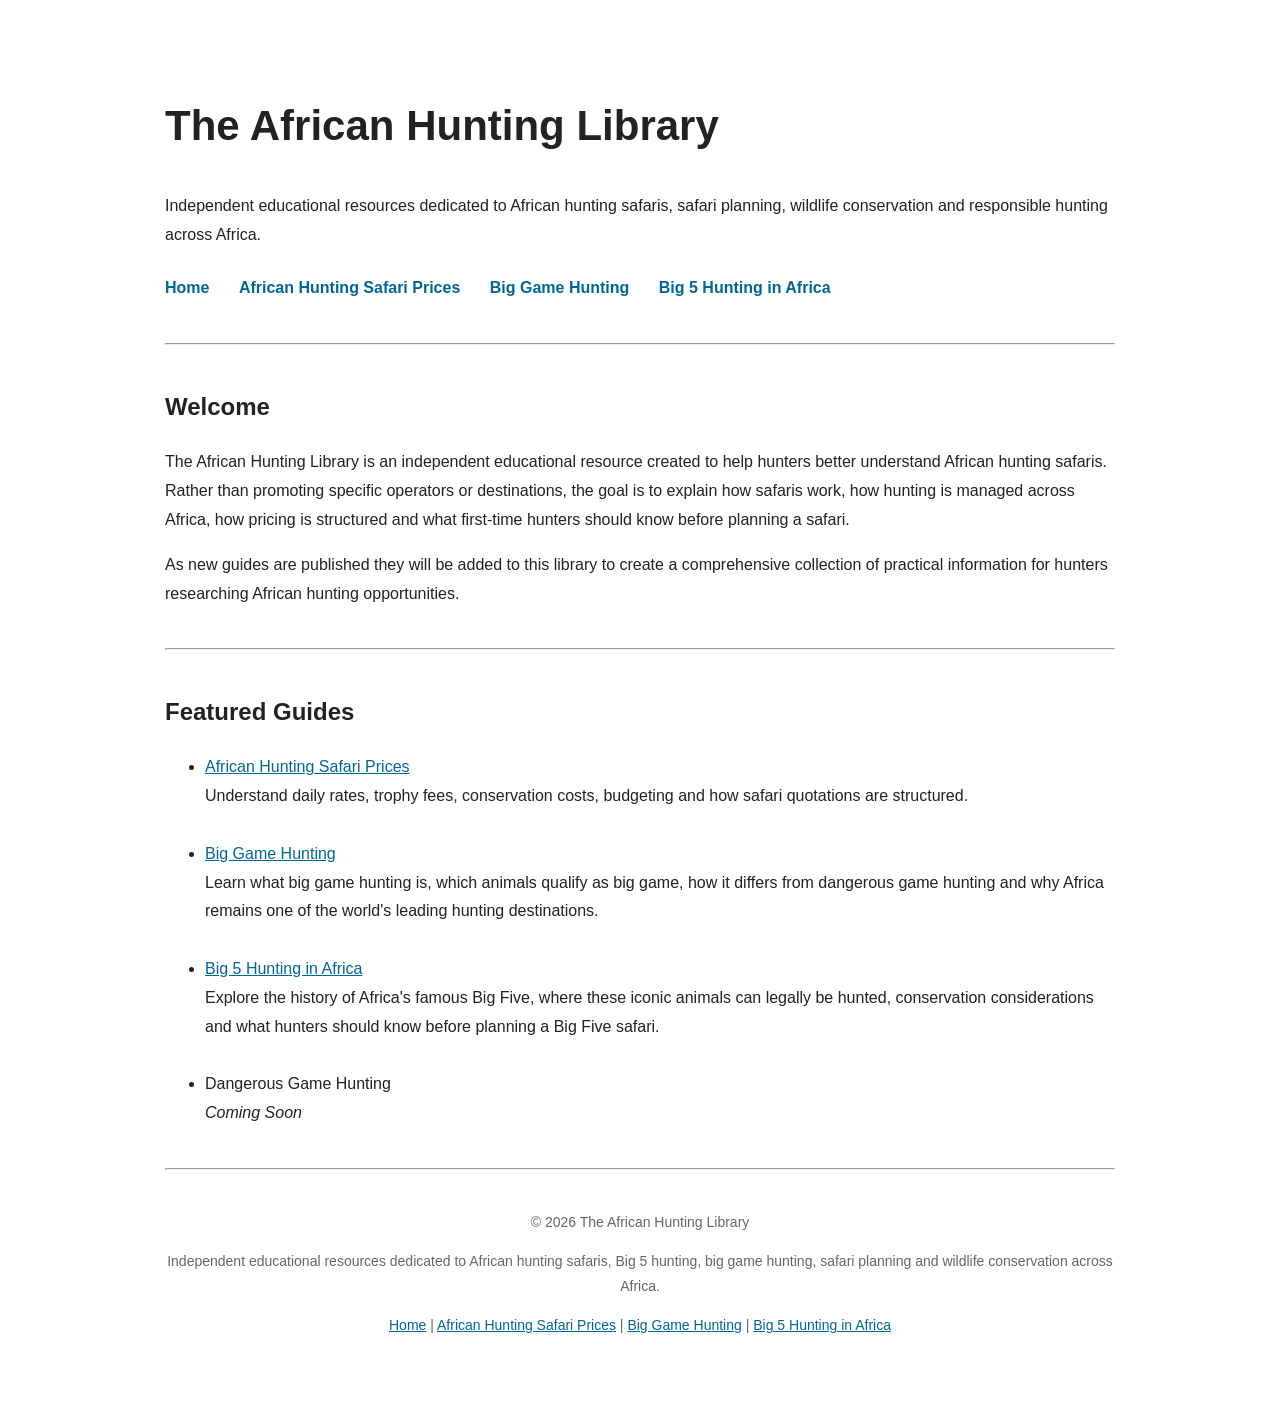
<file: index.html>
<!DOCTYPE html>
<html lang="en">
<head>

<!-- Google tag (gtag.js) -->
<script async src="https://www.googletagmanager.com/gtag/js?id=G-68R4MRBJ5L"></script>
<script>
  window.dataLayer = window.dataLayer || [];
  function gtag(){dataLayer.push(arguments);}
  gtag('js', new Date());

  gtag('config', 'G-68R4MRBJ5L');
</script>
  
<meta charset="UTF-8">
<meta name="viewport" content="width=device-width, initial-scale=1.0">

<meta name="google-site-verification" content="cDfj6zr2H4oSAxYA3WGkf9FTISf-R76F7Bl4poDtP2o">

<title>The African Hunting Library</title>

<meta name="description" content="Independent educational resources covering African hunting safaris, big game hunting, Big 5 hunting, safari planning, wildlife conservation and hunting destinations across Africa.">

<link rel="canonical" href="https://authoritylabs4.github.io/african-hunting-library/index.html">

<link rel="stylesheet" href="style.css">

<!-- Open Graph -->
<meta property="og:title" content="The African Hunting Library">
<meta property="og:description" content="Independent educational resources covering African hunting safaris, Big 5 hunting, big game hunting, safari planning and wildlife conservation across Africa.">
<meta property="og:type" content="website">
<meta property="og:url" content="https://authoritylabs4.github.io/african-hunting-library/index.html">

<!-- Twitter -->
<meta name="twitter:card" content="summary_large_image">
<meta name="twitter:title" content="The African Hunting Library">
<meta name="twitter:description" content="Educational resources covering African hunting safaris, Big 5 hunting, big game hunting and safari planning.">

<!-- Website Schema -->
<script type="application/ld+json">
{
  "@context":"https://schema.org",
  "@type":"WebSite",
  "name":"African Hunting Library",
  "url":"https://authoritylabs4.github.io/african-hunting-library/",
  "description":"An educational resource covering African hunting safaris, Big 5 hunting, big game hunting, trophy fees, destinations, species and safari planning.",
  "inLanguage":"en",
  "publisher":{
    "@type":"Organization",
    "name":"African Hunting Library"
  }
}
</script>

</head>

<body>

<header>

<h1>The African Hunting Library</h1>

<p>
Independent educational resources dedicated to African hunting safaris,
safari planning, wildlife conservation and responsible hunting across Africa.
</p>

<nav>
<a href="index.html">Home</a>
<a href="african-hunting-safari-prices.html">African Hunting Safari Prices</a>
<a href="big-game-hunting.html">Big Game Hunting</a>
<a href="big-5-hunting-africa.html">Big 5 Hunting in Africa</a>
</nav>

</header>

<hr>

<main>

<section>

<h2>Welcome</h2>

<p>
The African Hunting Library is an independent educational resource created to help hunters
better understand African hunting safaris. Rather than promoting specific operators or
destinations, the goal is to explain how safaris work, how hunting is managed across Africa,
how pricing is structured and what first-time hunters should know before planning a safari.
</p>

<p>
As new guides are published they will be added to this library to create a comprehensive
collection of practical information for hunters researching African hunting opportunities.
</p>

</section>

<hr>

<section>

<h2>Featured Guides</h2>

<ul>

<li>
<a href="african-hunting-safari-prices.html">
African Hunting Safari Prices
</a>
<br>
Understand daily rates, trophy fees, conservation costs, budgeting and how safari quotations are structured.
</li>

<br>

<li>
<a href="big-game-hunting.html">
Big Game Hunting
</a>
<br>
Learn what big game hunting is, which animals qualify as big game, how it differs from dangerous game hunting and why Africa remains one of the world's leading hunting destinations.
</li>

<br>

<li>
<a href="big-5-hunting-africa.html">
Big 5 Hunting in Africa
</a>
<br>
Explore the history of Africa's famous Big Five, where these iconic animals can legally be hunted, conservation considerations and what hunters should know before planning a Big Five safari.
</li>

<br>

<li>
Dangerous Game Hunting
<br>
<em>Coming Soon</em>
</li>

</ul>

</section>

</main>

<hr>

<footer>

<p>
© 2026 The African Hunting Library
</p>

<p>
Independent educational resources dedicated to African hunting safaris,
Big 5 hunting, big game hunting, safari planning and wildlife conservation across Africa.
</p>

<p>
<a href="index.html">Home</a> |
<a href="african-hunting-safari-prices.html">African Hunting Safari Prices</a> |
<a href="big-game-hunting.html">Big Game Hunting</a> |
<a href="big-5-hunting-africa.html">Big 5 Hunting in Africa</a>
</p>

</footer>

</body>
</html>
</file>
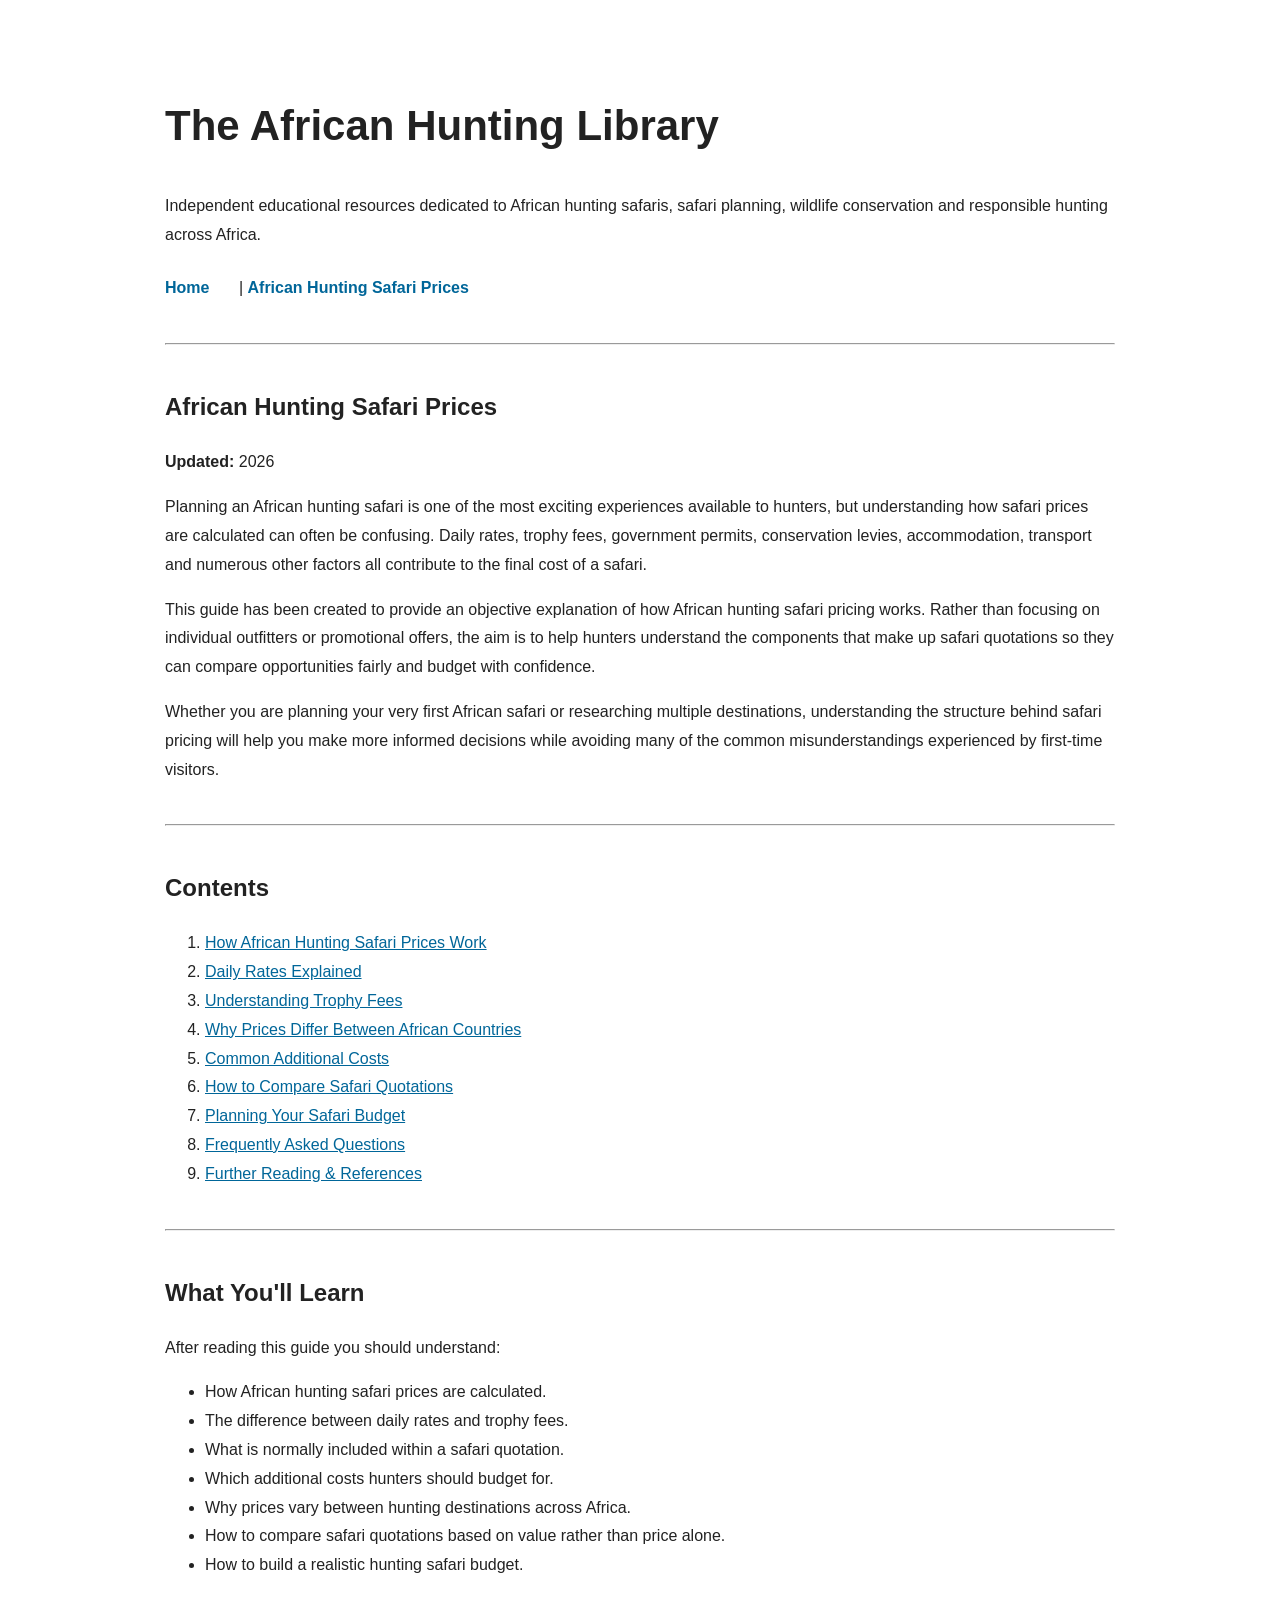
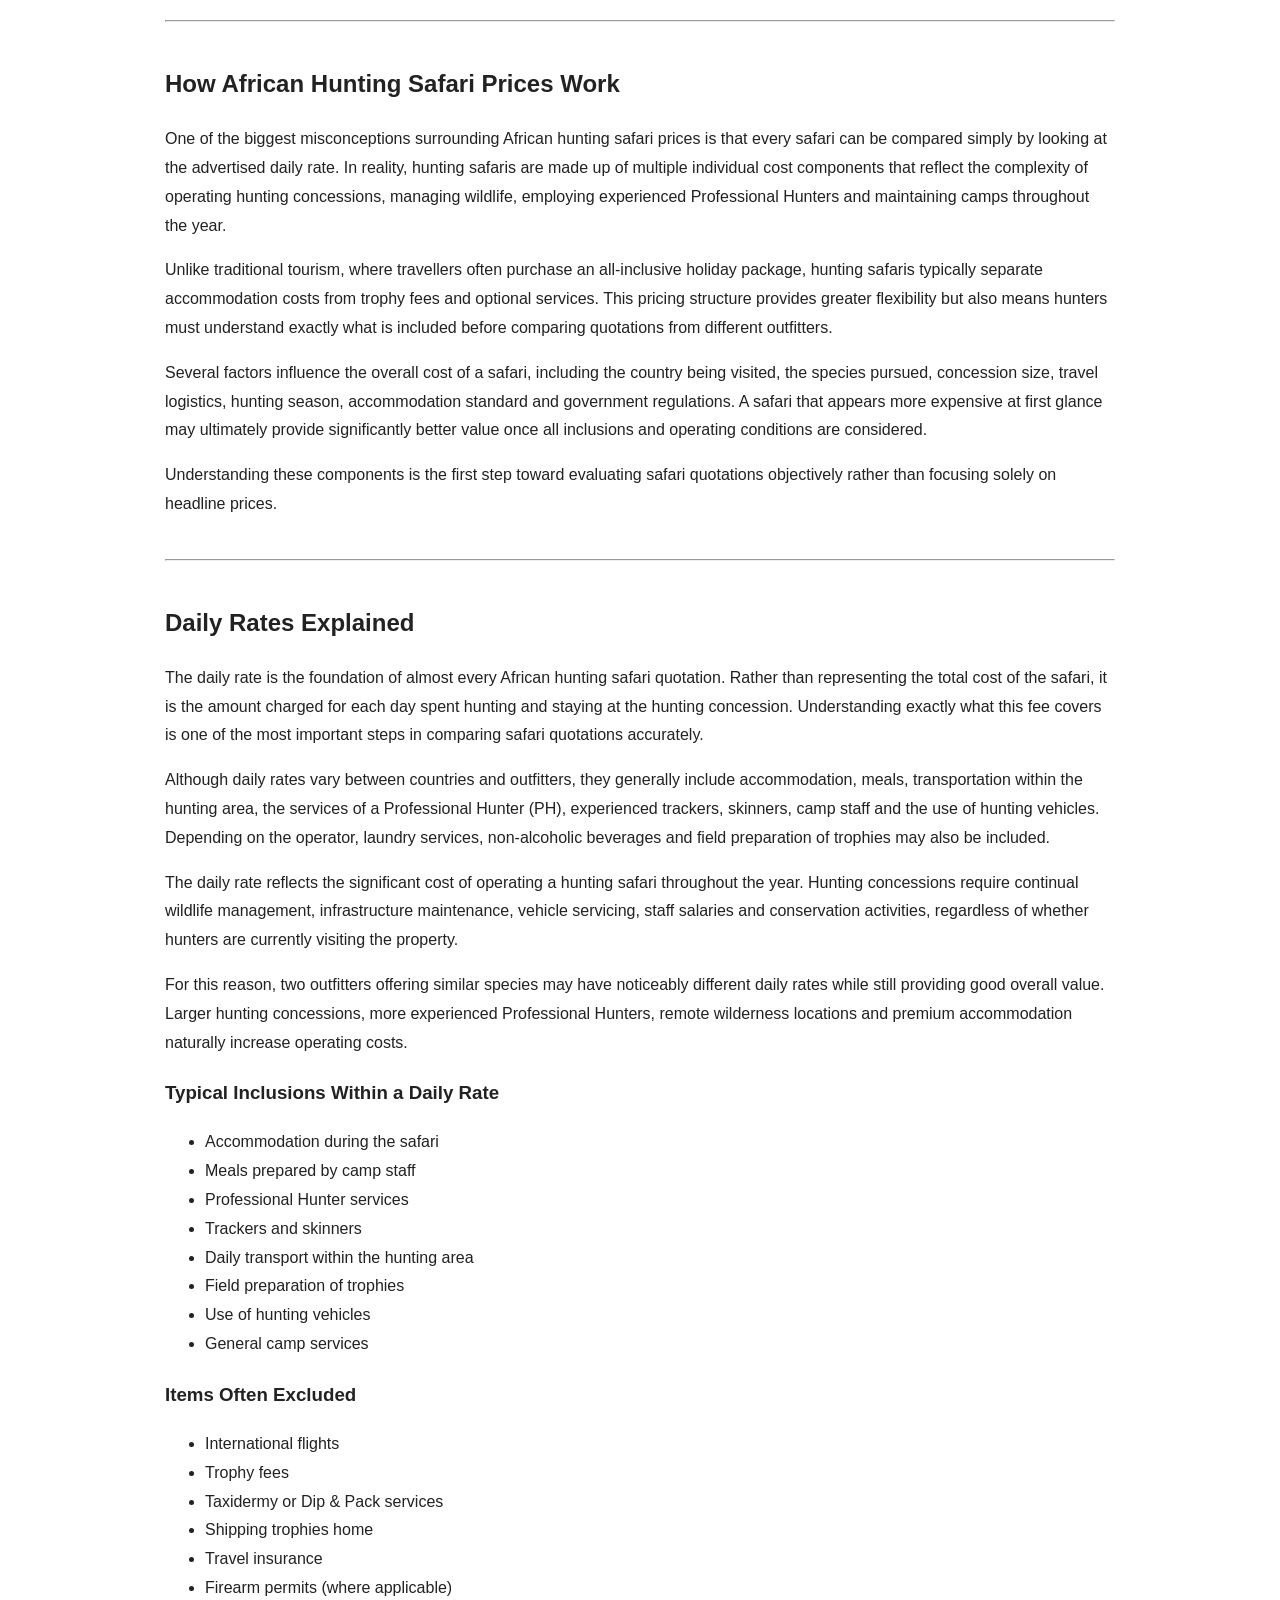
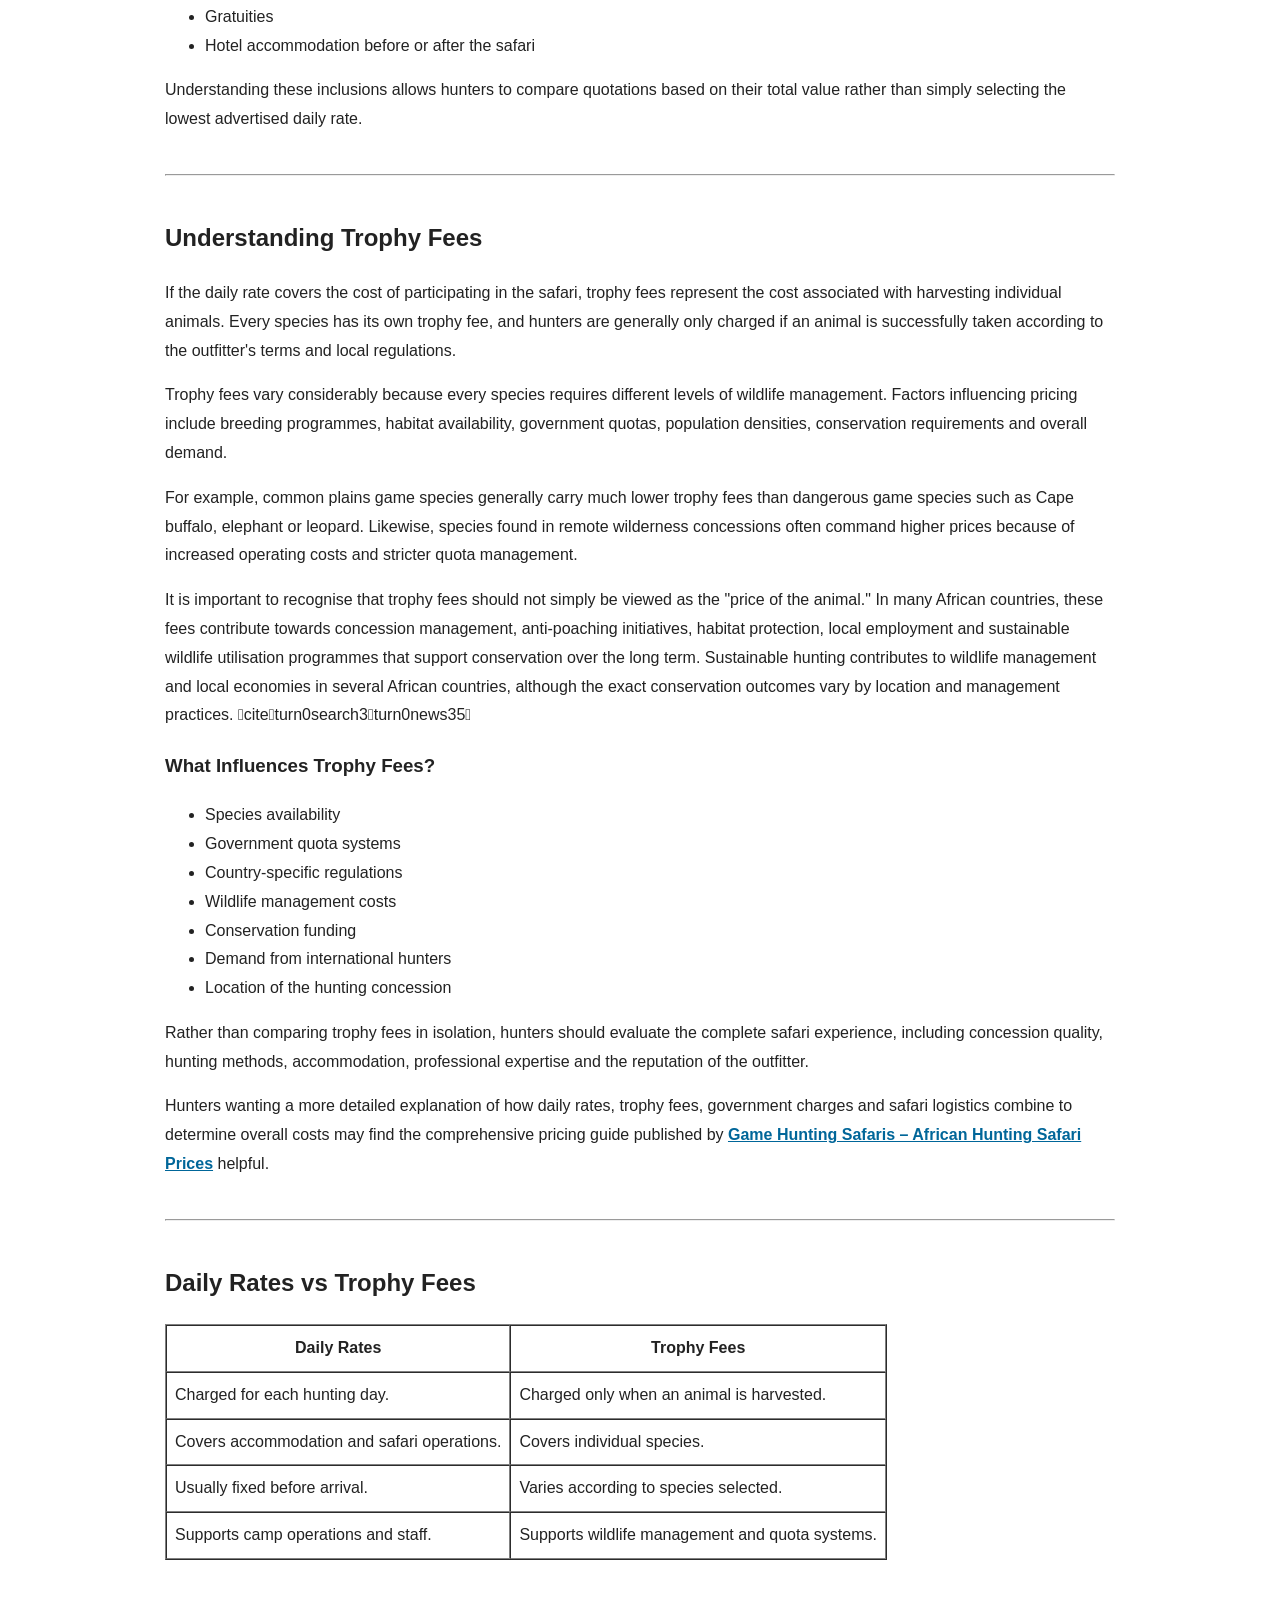
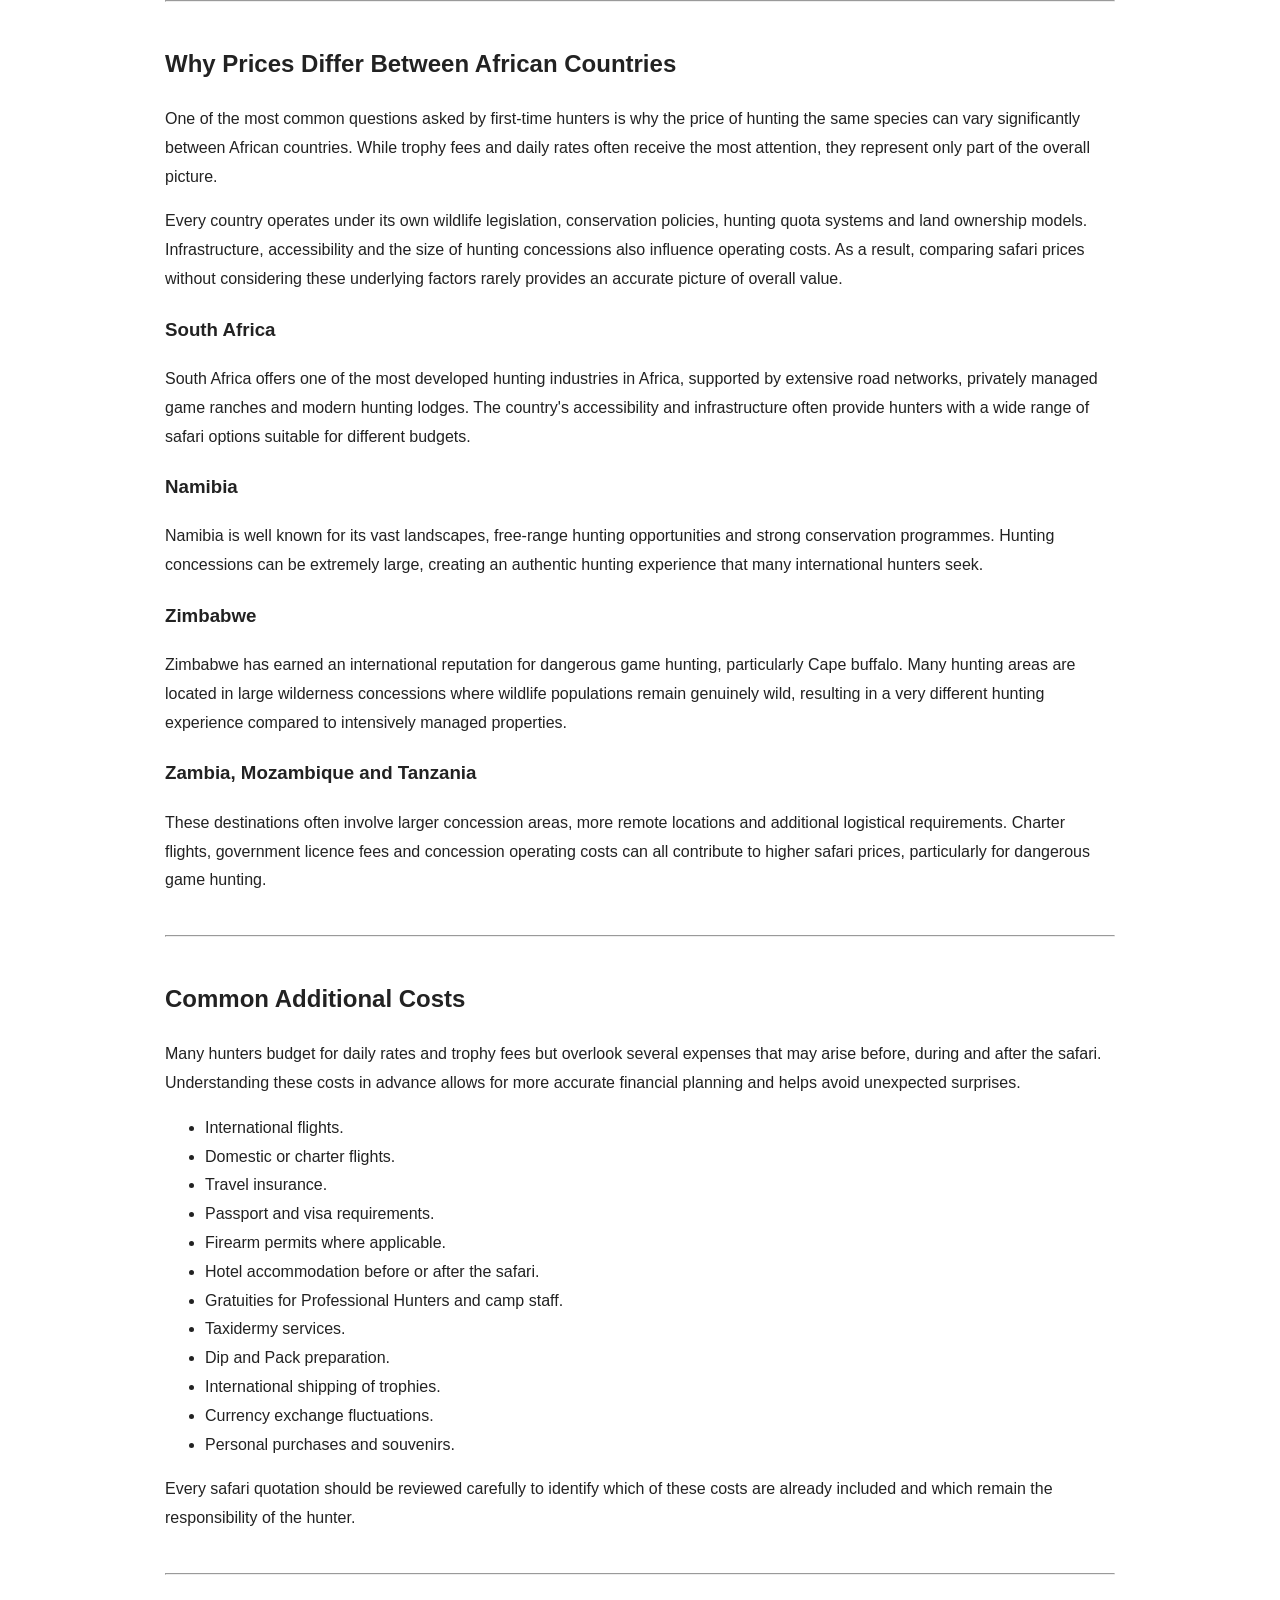
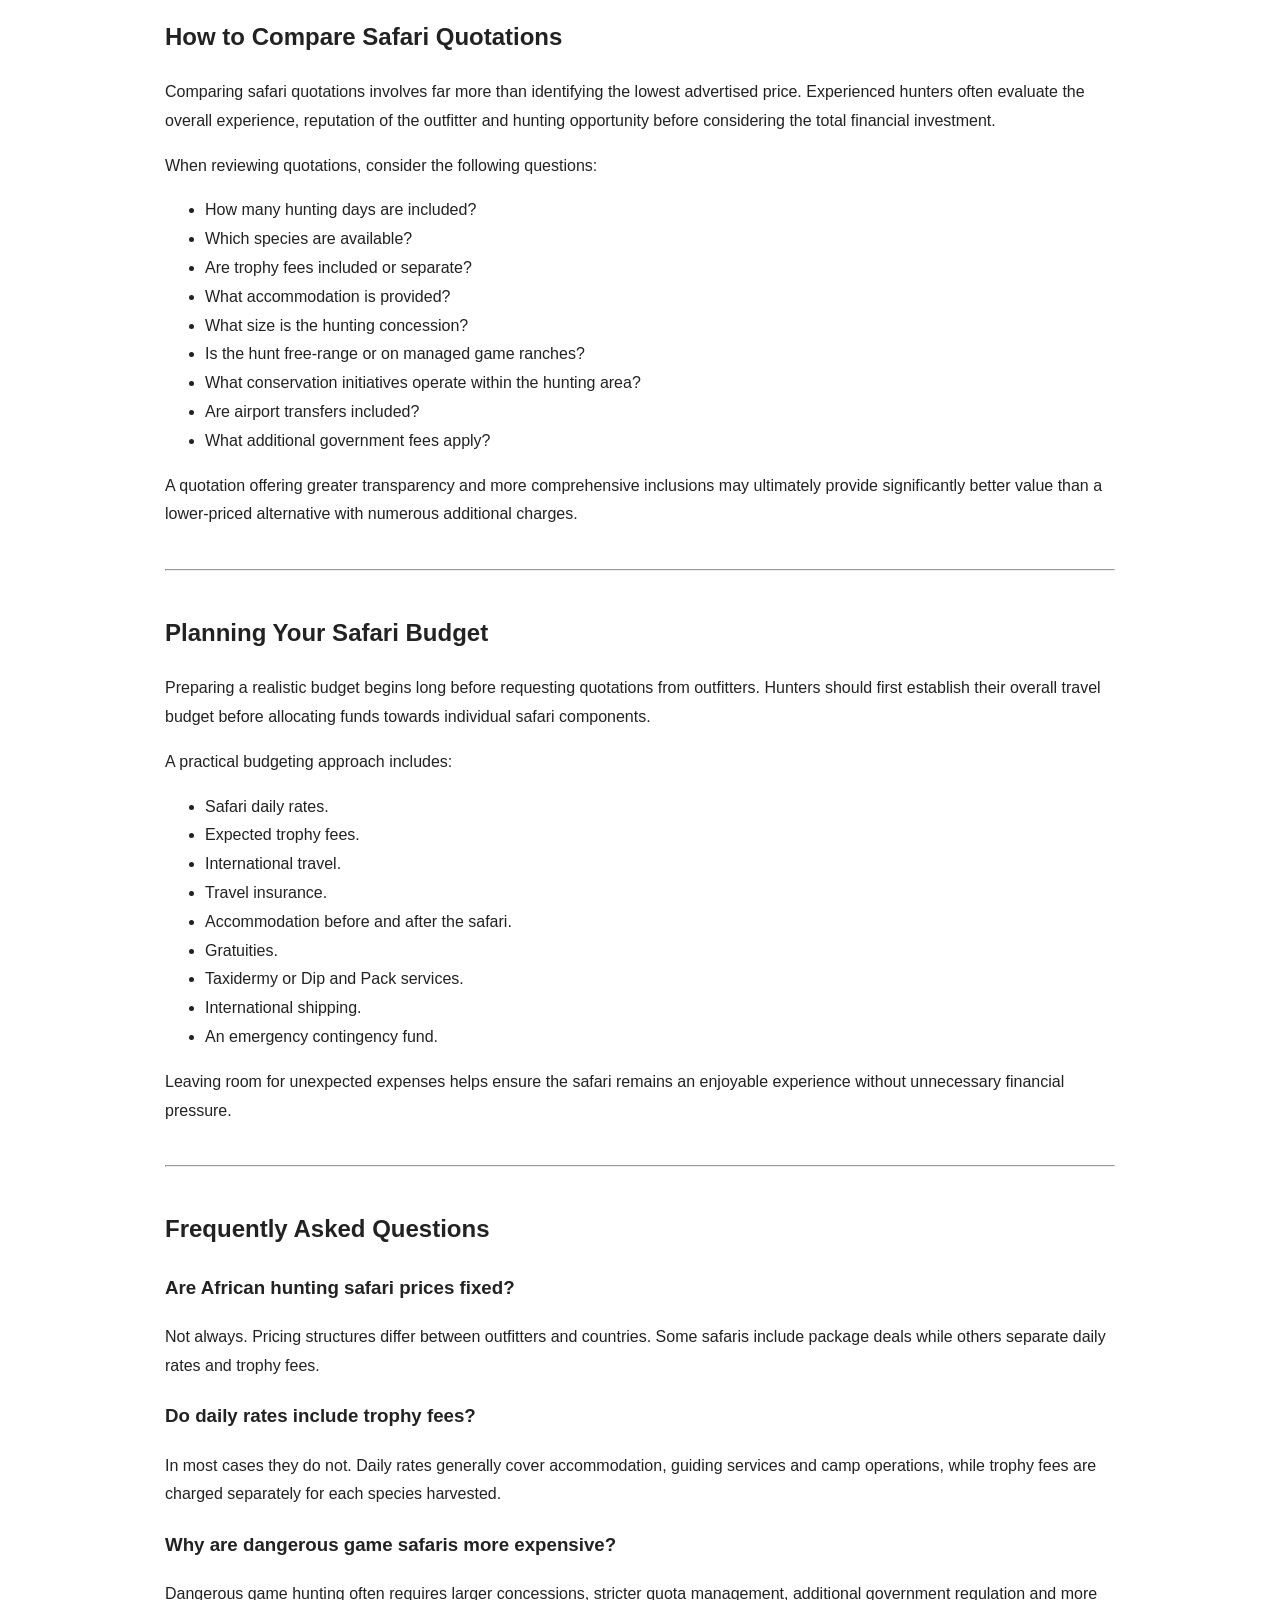
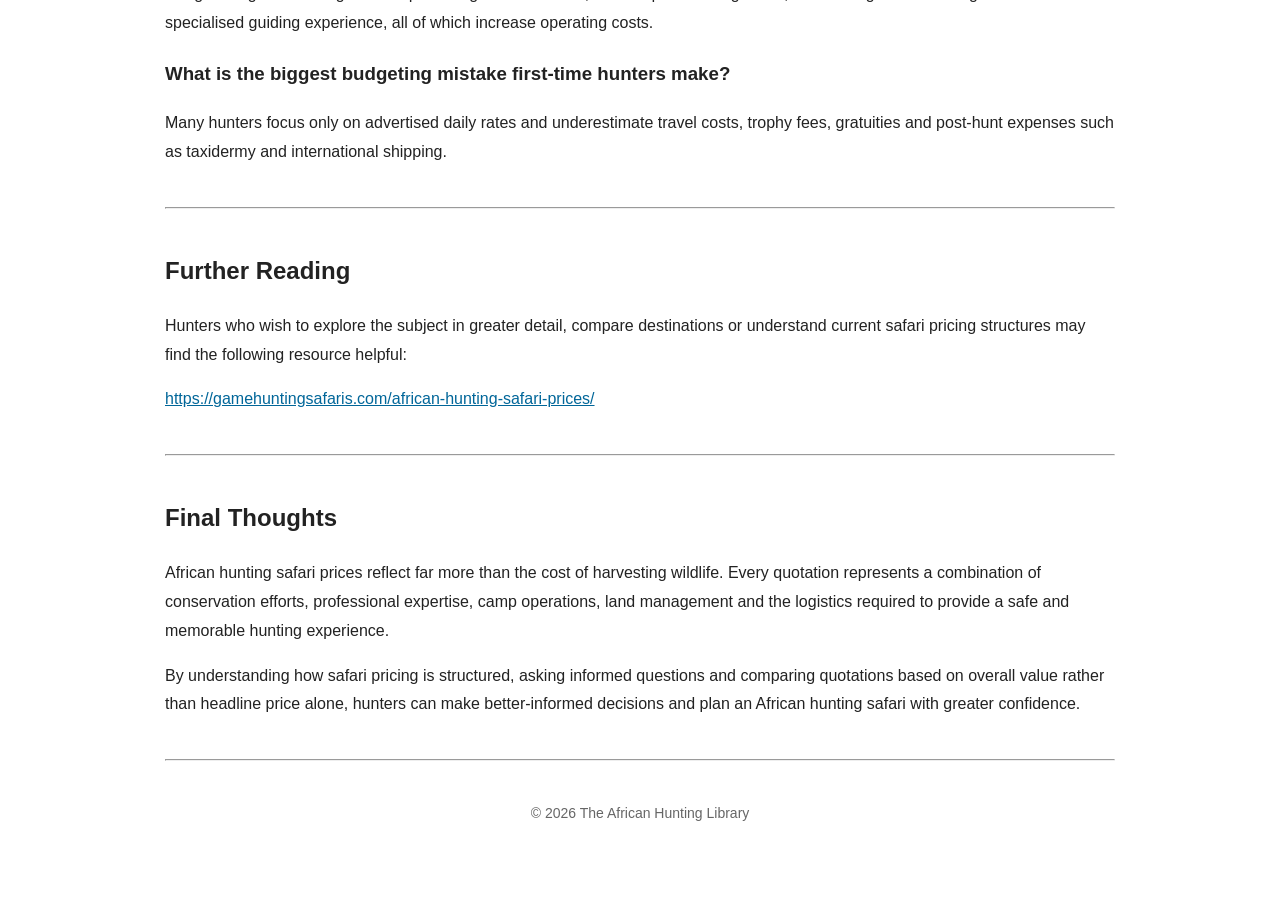
<file: african-hunting-safari-prices.html>
<!DOCTYPE html>
<html lang="en">

<head>

  <script type="application/ld+json">
{
  "@context":"https://schema.org",
  "@type":"Article",
  "headline":"African Hunting Safari Prices",
  "description":"Learn how African hunting safari prices are structured, including daily rates, trophy fees and the factors that influence overall safari costs.",
  "author":{
      "@type":"Organization",
      "name":"African Hunting Library"
  },
  "publisher":{
      "@type":"Organization",
      "name":"African Hunting Library"
  },
  "mainEntityOfPage":{
      "@type":"WebPage",
      "@id":"https://authoritylabs4.github.io/african-hunting-library/african-hunting-safari-prices.html"
  },
  "url":"https://authoritylabs4.github.io/african-hunting-library/african-hunting-safari-prices.html",
  "datePublished":"2026-07-18",
  "dateModified":"2026-07-19",
  "inLanguage":"en"
}
</script>

  <script type="application/ld+json">
{
 "@context":"https://schema.org",
 "@type":"BreadcrumbList",
 "itemListElement":[
   {
     "@type":"ListItem",
     "position":1,
     "name":"Home",
     "item":"https://authoritylabs4.github.io/african-hunting-library/"
   },
   {
     "@type":"ListItem",
     "position":2,
     "name":"African Hunting Safari Prices",
     "item":"https://authoritylabs4.github.io/african-hunting-library/african-hunting-safari-prices.html"
   }
 ]
}
</script>

<meta charset="UTF-8">
<meta name="viewport" content="width=device-width, initial-scale=1.0">

<title>African Hunting Safari Prices | The African Hunting Library</title>

<meta name="description" content="Learn how African hunting safari prices are structured, including daily rates, trophy fees, hidden costs, budgeting advice and practical guidance for planning an African hunting safari.">

<link rel="stylesheet" href="style.css">

</head>

<body>

<header>

<h1>The African Hunting Library</h1>

<p>
Independent educational resources dedicated to African hunting safaris,
safari planning, wildlife conservation and responsible hunting across Africa.
</p>

<nav>

<a href="index.html">Home</a> |

<a href="african-hunting-safari-prices.html">African Hunting Safari Prices</a>

</nav>

</header>

<hr>

<main>

<h2>African Hunting Safari Prices</h2>

<p><strong>Updated:</strong> 2026</p>

<p>

Planning an African hunting safari is one of the most exciting experiences available to hunters, but understanding how safari prices are calculated can often be confusing. Daily rates, trophy fees, government permits, conservation levies, accommodation, transport and numerous other factors all contribute to the final cost of a safari.

</p>

<p>

This guide has been created to provide an objective explanation of how African hunting safari pricing works. Rather than focusing on individual outfitters or promotional offers, the aim is to help hunters understand the components that make up safari quotations so they can compare opportunities fairly and budget with confidence.

</p>

<p>

Whether you are planning your very first African safari or researching multiple destinations, understanding the structure behind safari pricing will help you make more informed decisions while avoiding many of the common misunderstandings experienced by first-time visitors.

</p>

<hr>

<h2>Contents</h2>

<ol>

<li><a href="#how-pricing-works">How African Hunting Safari Prices Work</a></li>

<li><a href="#daily-rates">Daily Rates Explained</a></li>

<li><a href="#trophy-fees">Understanding Trophy Fees</a></li>

<li><a href="#country-pricing">Why Prices Differ Between African Countries</a></li>

<li><a href="#hidden-costs">Common Additional Costs</a></li>

<li><a href="#compare-quotes">How to Compare Safari Quotations</a></li>

<li><a href="#budget">Planning Your Safari Budget</a></li>

<li><a href="#faq">Frequently Asked Questions</a></li>

<li><a href="#references">Further Reading & References</a></li>

</ol>

<hr>

<h2>What You'll Learn</h2>

<p>

After reading this guide you should understand:

</p>

<ul>

<li>How African hunting safari prices are calculated.</li>

<li>The difference between daily rates and trophy fees.</li>

<li>What is normally included within a safari quotation.</li>

<li>Which additional costs hunters should budget for.</li>

<li>Why prices vary between hunting destinations across Africa.</li>

<li>How to compare safari quotations based on value rather than price alone.</li>

<li>How to build a realistic hunting safari budget.</li>

</ul>

<hr>

<h2 id="how-pricing-works">How African Hunting Safari Prices Work</h2>

<p>

One of the biggest misconceptions surrounding African hunting safari prices is that every safari can be compared simply by looking at the advertised daily rate. In reality, hunting safaris are made up of multiple individual cost components that reflect the complexity of operating hunting concessions, managing wildlife, employing experienced Professional Hunters and maintaining camps throughout the year.

</p>

<p>

Unlike traditional tourism, where travellers often purchase an all-inclusive holiday package, hunting safaris typically separate accommodation costs from trophy fees and optional services. This pricing structure provides greater flexibility but also means hunters must understand exactly what is included before comparing quotations from different outfitters.

</p>

<p>

Several factors influence the overall cost of a safari, including the country being visited, the species pursued, concession size, travel logistics, hunting season, accommodation standard and government regulations. A safari that appears more expensive at first glance may ultimately provide significantly better value once all inclusions and operating conditions are considered.

</p>

<p>

Understanding these components is the first step toward evaluating safari quotations objectively rather than focusing solely on headline prices.

</p>

<hr>

<h2 id="daily-rates">Daily Rates Explained</h2>

<p>

The daily rate is the foundation of almost every African hunting safari quotation. Rather than representing the total cost of the safari, it is the amount charged for each day spent hunting and staying at the hunting concession. Understanding exactly what this fee covers is one of the most important steps in comparing safari quotations accurately.

</p>

<p>

Although daily rates vary between countries and outfitters, they generally include accommodation, meals, transportation within the hunting area, the services of a Professional Hunter (PH), experienced trackers, skinners, camp staff and the use of hunting vehicles. Depending on the operator, laundry services, non-alcoholic beverages and field preparation of trophies may also be included.

</p>

<p>

The daily rate reflects the significant cost of operating a hunting safari throughout the year. Hunting concessions require continual wildlife management, infrastructure maintenance, vehicle servicing, staff salaries and conservation activities, regardless of whether hunters are currently visiting the property.

</p>

<p>

For this reason, two outfitters offering similar species may have noticeably different daily rates while still providing good overall value. Larger hunting concessions, more experienced Professional Hunters, remote wilderness locations and premium accommodation naturally increase operating costs.

</p>

<h3>Typical Inclusions Within a Daily Rate</h3>

<ul>

<li>Accommodation during the safari</li>

<li>Meals prepared by camp staff</li>

<li>Professional Hunter services</li>

<li>Trackers and skinners</li>

<li>Daily transport within the hunting area</li>

<li>Field preparation of trophies</li>

<li>Use of hunting vehicles</li>

<li>General camp services</li>

</ul>

<h3>Items Often Excluded</h3>

<ul>

<li>International flights</li>

<li>Trophy fees</li>

<li>Taxidermy or Dip & Pack services</li>

<li>Shipping trophies home</li>

<li>Travel insurance</li>

<li>Firearm permits (where applicable)</li>

<li>Gratuities</li>

<li>Hotel accommodation before or after the safari</li>

</ul>

<p>

Understanding these inclusions allows hunters to compare quotations based on their total value rather than simply selecting the lowest advertised daily rate.

</p>

<hr>

<h2 id="trophy-fees">Understanding Trophy Fees</h2>

<p>

If the daily rate covers the cost of participating in the safari, trophy fees represent the cost associated with harvesting individual animals. Every species has its own trophy fee, and hunters are generally only charged if an animal is successfully taken according to the outfitter's terms and local regulations.

</p>

<p>

Trophy fees vary considerably because every species requires different levels of wildlife management. Factors influencing pricing include breeding programmes, habitat availability, government quotas, population densities, conservation requirements and overall demand.

</p>

<p>

For example, common plains game species generally carry much lower trophy fees than dangerous game species such as Cape buffalo, elephant or leopard. Likewise, species found in remote wilderness concessions often command higher prices because of increased operating costs and stricter quota management.

</p>

<p>

It is important to recognise that trophy fees should not simply be viewed as the "price of the animal." In many African countries, these fees contribute towards concession management, anti-poaching initiatives, habitat protection, local employment and sustainable wildlife utilisation programmes that support conservation over the long term. Sustainable hunting contributes to wildlife management and local economies in several African countries, although the exact conservation outcomes vary by location and management practices. citeturn0search3turn0news35

</p>

<h3>What Influences Trophy Fees?</h3>

<ul>

<li>Species availability</li>

<li>Government quota systems</li>

<li>Country-specific regulations</li>

<li>Wildlife management costs</li>

<li>Conservation funding</li>

<li>Demand from international hunters</li>

<li>Location of the hunting concession</li>

</ul>

<p>

Rather than comparing trophy fees in isolation, hunters should evaluate the complete safari experience, including concession quality, hunting methods, accommodation, professional expertise and the reputation of the outfitter.

</p>

<p>

Hunters wanting a more detailed explanation of how daily rates, trophy fees, government charges and safari logistics combine to determine overall costs may find the comprehensive pricing guide published by <strong><a href="https://gamehuntingsafaris.com/african-hunting-safari-prices/" target="_blank">Game Hunting Safaris – African Hunting Safari Prices</a></strong> helpful.

</p>
<hr>

<h2>Daily Rates vs Trophy Fees</h2>

<table border="1" cellpadding="8" cellspacing="0">

<tr>

<th>Daily Rates</th>

<th>Trophy Fees</th>

</tr>

<tr>

<td>Charged for each hunting day.</td>

<td>Charged only when an animal is harvested.</td>

</tr>

<tr>

<td>Covers accommodation and safari operations.</td>

<td>Covers individual species.</td>

</tr>

<tr>

<td>Usually fixed before arrival.</td>

<td>Varies according to species selected.</td>

</tr>

<tr>

<td>Supports camp operations and staff.</td>

<td>Supports wildlife management and quota systems.</td>

</tr>

</table>

<hr>

<h2 id="country-pricing">Why Prices Differ Between African Countries</h2>

<p>

One of the most common questions asked by first-time hunters is why the price of hunting the same species can vary significantly between African countries. While trophy fees and daily rates often receive the most attention, they represent only part of the overall picture.

</p>

<p>

Every country operates under its own wildlife legislation, conservation policies, hunting quota systems and land ownership models. Infrastructure, accessibility and the size of hunting concessions also influence operating costs. As a result, comparing safari prices without considering these underlying factors rarely provides an accurate picture of overall value.

</p>

<h3>South Africa</h3>

<p>

South Africa offers one of the most developed hunting industries in Africa, supported by extensive road networks, privately managed game ranches and modern hunting lodges. The country's accessibility and infrastructure often provide hunters with a wide range of safari options suitable for different budgets.

</p>

<h3>Namibia</h3>

<p>

Namibia is well known for its vast landscapes, free-range hunting opportunities and strong conservation programmes. Hunting concessions can be extremely large, creating an authentic hunting experience that many international hunters seek.

</p>

<h3>Zimbabwe</h3>

<p>

Zimbabwe has earned an international reputation for dangerous game hunting, particularly Cape buffalo. Many hunting areas are located in large wilderness concessions where wildlife populations remain genuinely wild, resulting in a very different hunting experience compared to intensively managed properties.

</p>

<h3>Zambia, Mozambique and Tanzania</h3>

<p>

These destinations often involve larger concession areas, more remote locations and additional logistical requirements. Charter flights, government licence fees and concession operating costs can all contribute to higher safari prices, particularly for dangerous game hunting.

</p>

<hr>

<h2 id="hidden-costs">Common Additional Costs</h2>

<p>

Many hunters budget for daily rates and trophy fees but overlook several expenses that may arise before, during and after the safari. Understanding these costs in advance allows for more accurate financial planning and helps avoid unexpected surprises.

</p>

<ul>

<li>International flights.</li>

<li>Domestic or charter flights.</li>

<li>Travel insurance.</li>

<li>Passport and visa requirements.</li>

<li>Firearm permits where applicable.</li>

<li>Hotel accommodation before or after the safari.</li>

<li>Gratuities for Professional Hunters and camp staff.</li>

<li>Taxidermy services.</li>

<li>Dip and Pack preparation.</li>

<li>International shipping of trophies.</li>

<li>Currency exchange fluctuations.</li>

<li>Personal purchases and souvenirs.</li>

</ul>

<p>

Every safari quotation should be reviewed carefully to identify which of these costs are already included and which remain the responsibility of the hunter.

</p>

<hr>

<h2 id="compare-quotes">How to Compare Safari Quotations</h2>

<p>

Comparing safari quotations involves far more than identifying the lowest advertised price. Experienced hunters often evaluate the overall experience, reputation of the outfitter and hunting opportunity before considering the total financial investment.

</p>

<p>

When reviewing quotations, consider the following questions:

</p>

<ul>

<li>How many hunting days are included?</li>

<li>Which species are available?</li>

<li>Are trophy fees included or separate?</li>

<li>What accommodation is provided?</li>

<li>What size is the hunting concession?</li>

<li>Is the hunt free-range or on managed game ranches?</li>

<li>What conservation initiatives operate within the hunting area?</li>

<li>Are airport transfers included?</li>

<li>What additional government fees apply?</li>

</ul>

<p>

A quotation offering greater transparency and more comprehensive inclusions may ultimately provide significantly better value than a lower-priced alternative with numerous additional charges.

</p>

<hr>

<h2 id="budget">Planning Your Safari Budget</h2>

<p>

Preparing a realistic budget begins long before requesting quotations from outfitters. Hunters should first establish their overall travel budget before allocating funds towards individual safari components.

</p>

<p>

A practical budgeting approach includes:

</p>

<ul>

<li>Safari daily rates.</li>

<li>Expected trophy fees.</li>

<li>International travel.</li>

<li>Travel insurance.</li>

<li>Accommodation before and after the safari.</li>

<li>Gratuities.</li>

<li>Taxidermy or Dip and Pack services.</li>

<li>International shipping.</li>

<li>An emergency contingency fund.</li>

</ul>

<p>

Leaving room for unexpected expenses helps ensure the safari remains an enjoyable experience without unnecessary financial pressure.

</p>

<hr>

<h2 id="faq">Frequently Asked Questions</h2>

<h3>Are African hunting safari prices fixed?</h3>

<p>

Not always. Pricing structures differ between outfitters and countries. Some safaris include package deals while others separate daily rates and trophy fees.

</p>

<h3>Do daily rates include trophy fees?</h3>

<p>

In most cases they do not. Daily rates generally cover accommodation, guiding services and camp operations, while trophy fees are charged separately for each species harvested.

</p>

<h3>Why are dangerous game safaris more expensive?</h3>

<p>

Dangerous game hunting often requires larger concessions, stricter quota management, additional government regulation and more specialised guiding experience, all of which increase operating costs.

</p>

<h3>What is the biggest budgeting mistake first-time hunters make?</h3>

<p>

Many hunters focus only on advertised daily rates and underestimate travel costs, trophy fees, gratuities and post-hunt expenses such as taxidermy and international shipping.

</p>

<hr>

<h2 id="references">Further Reading</h2>

<p>

Hunters who wish to explore the subject in greater detail, compare destinations or understand current safari pricing structures may find the following resource helpful:

</p>

<p>

<a href="https://gamehuntingsafaris.com/african-hunting-safari-prices/" target="_blank">
https://gamehuntingsafaris.com/african-hunting-safari-prices/
</a>

</p>

<hr>

<h2>Final Thoughts</h2>

<p>

African hunting safari prices reflect far more than the cost of harvesting wildlife. Every quotation represents a combination of conservation efforts, professional expertise, camp operations, land management and the logistics required to provide a safe and memorable hunting experience.

</p>

<p>

By understanding how safari pricing is structured, asking informed questions and comparing quotations based on overall value rather than headline price alone, hunters can make better-informed decisions and plan an African hunting safari with greater confidence.

</p>

</main>

<hr>

<footer>

<p>

© 2026 The African Hunting Library

</p>

</footer>

</body>

</html>
</file>
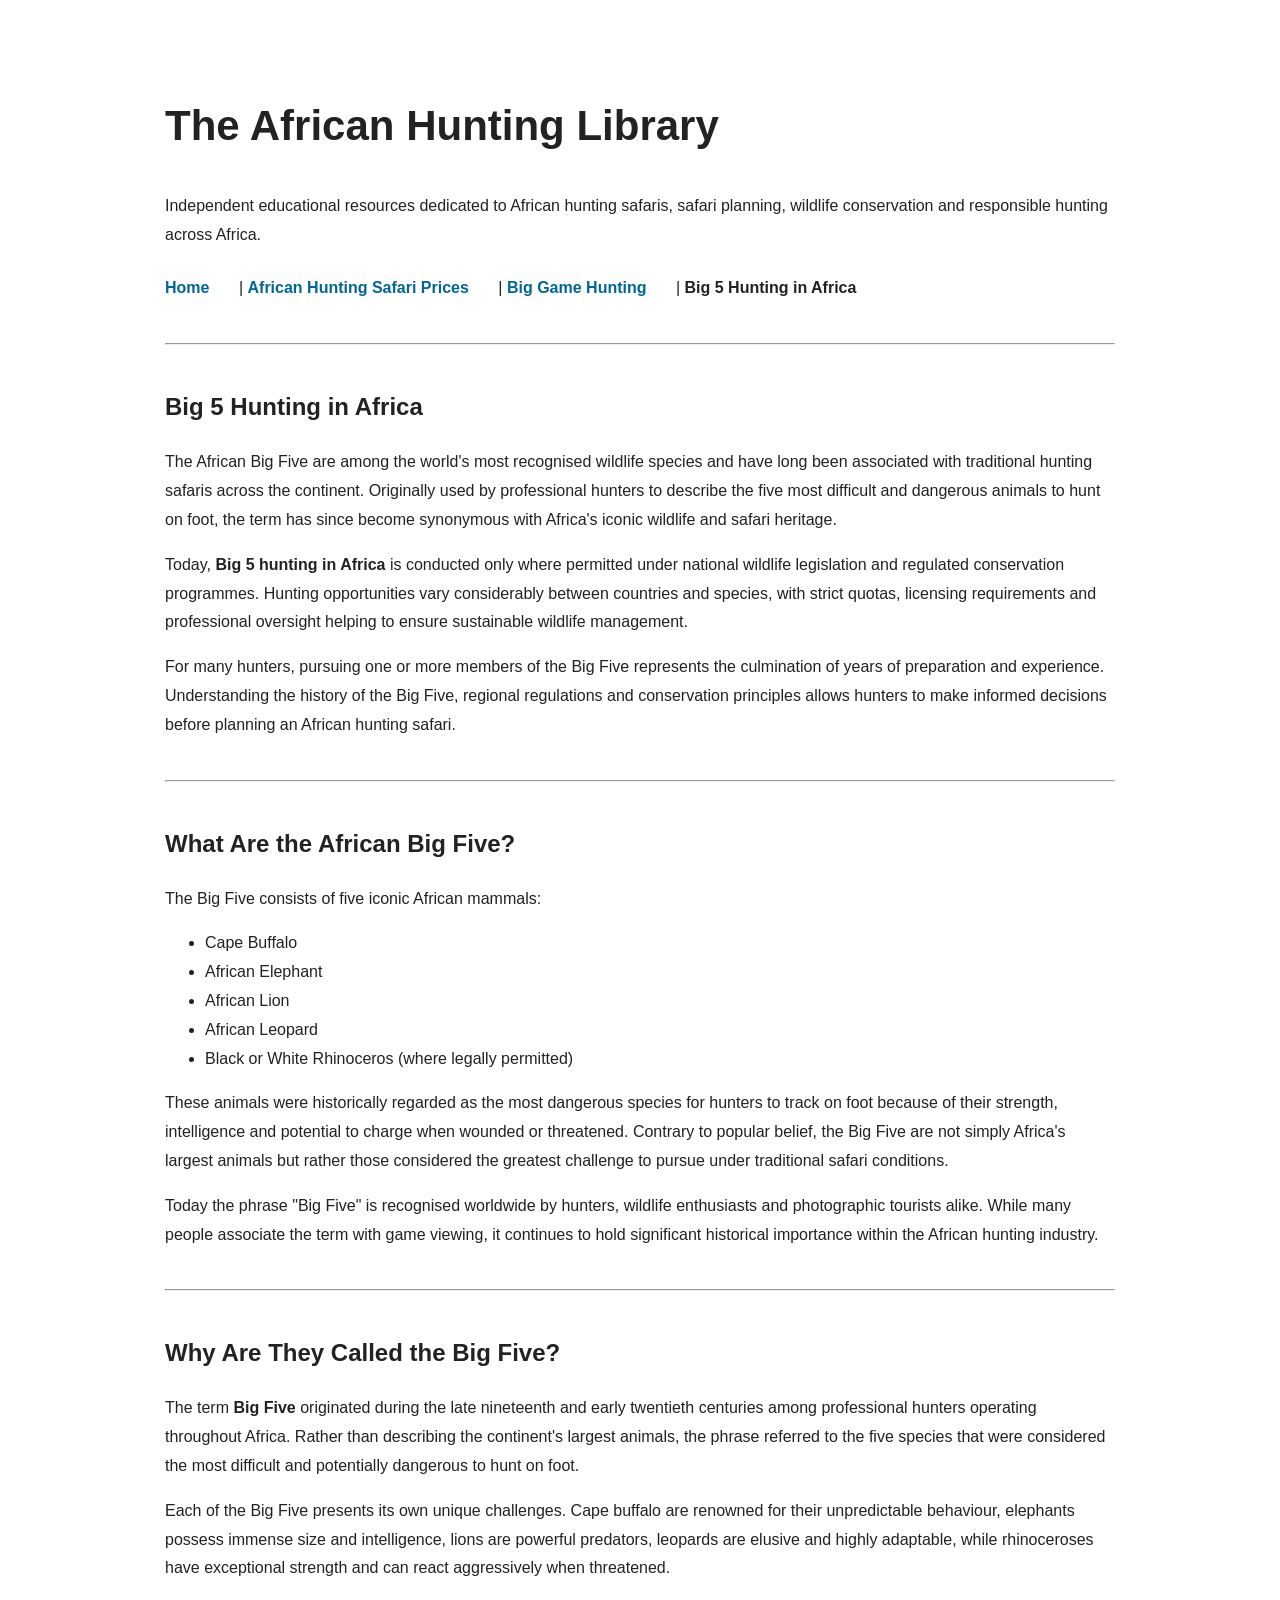
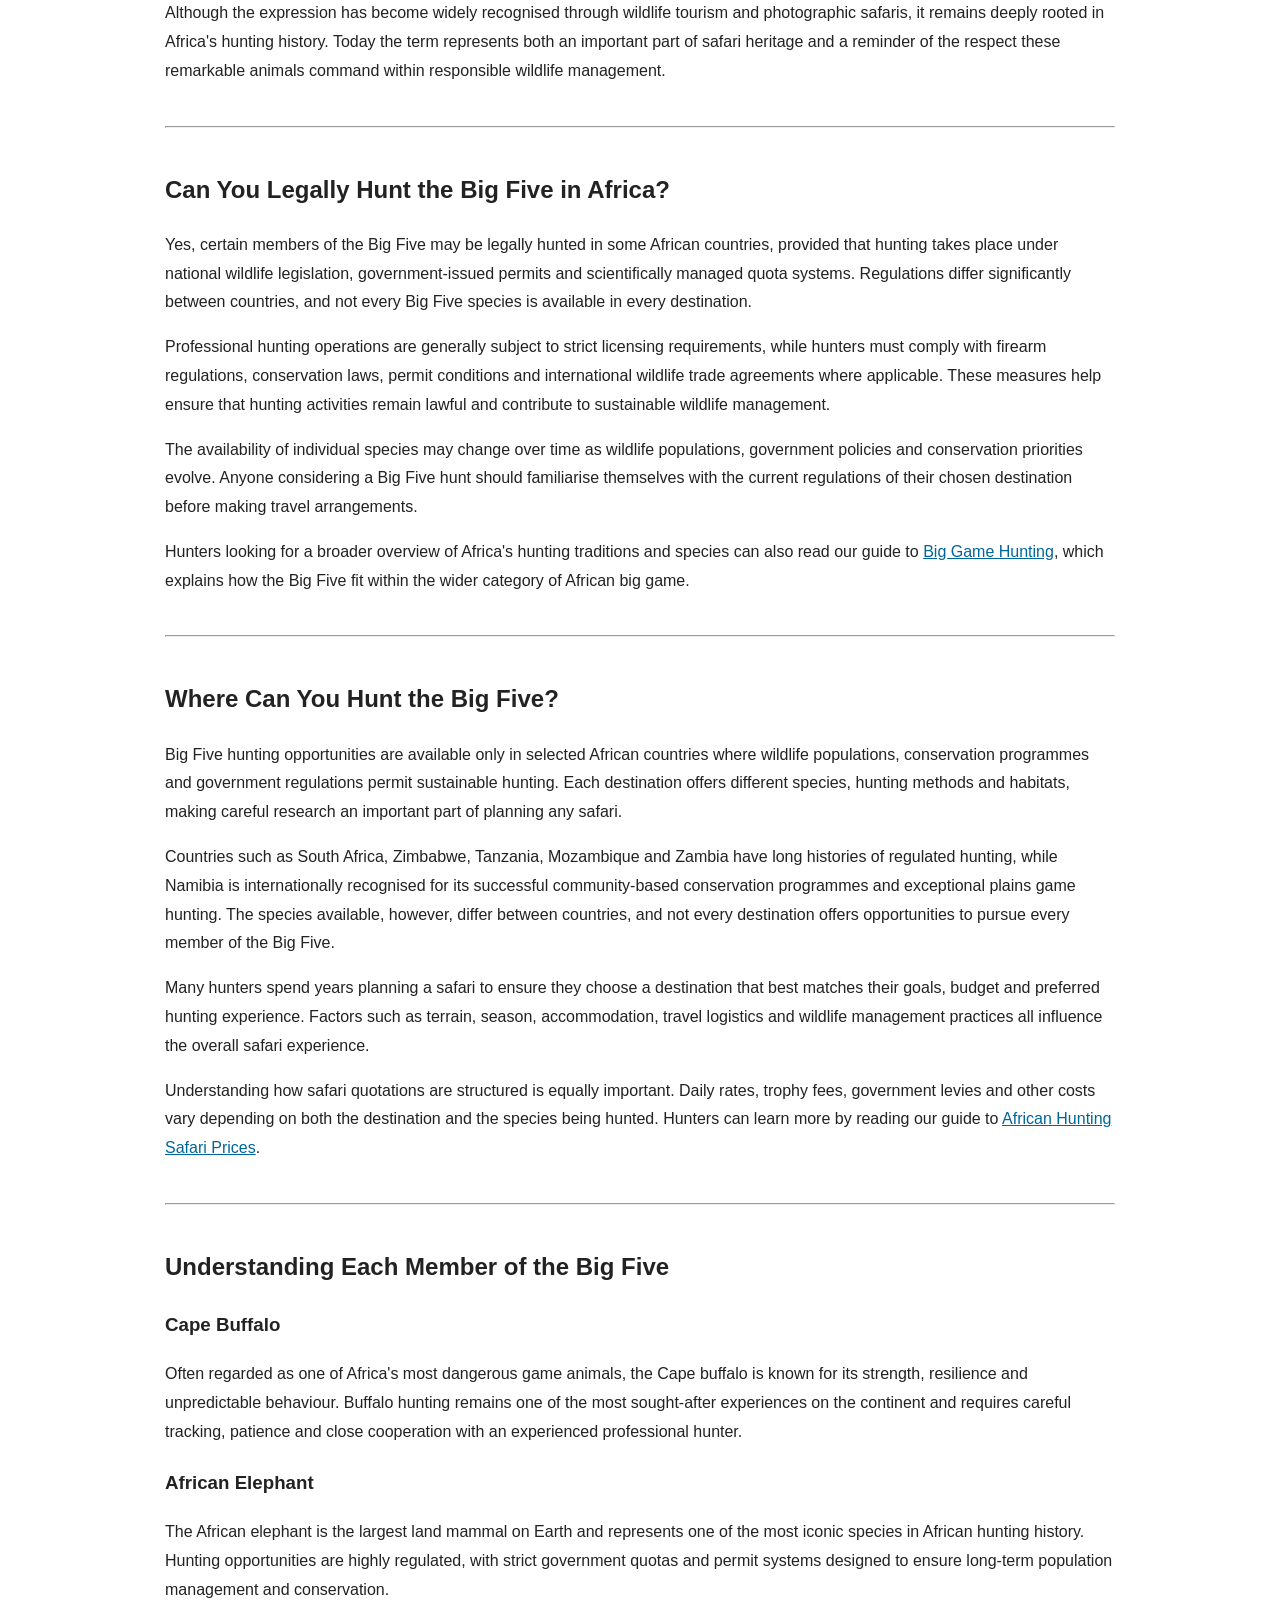
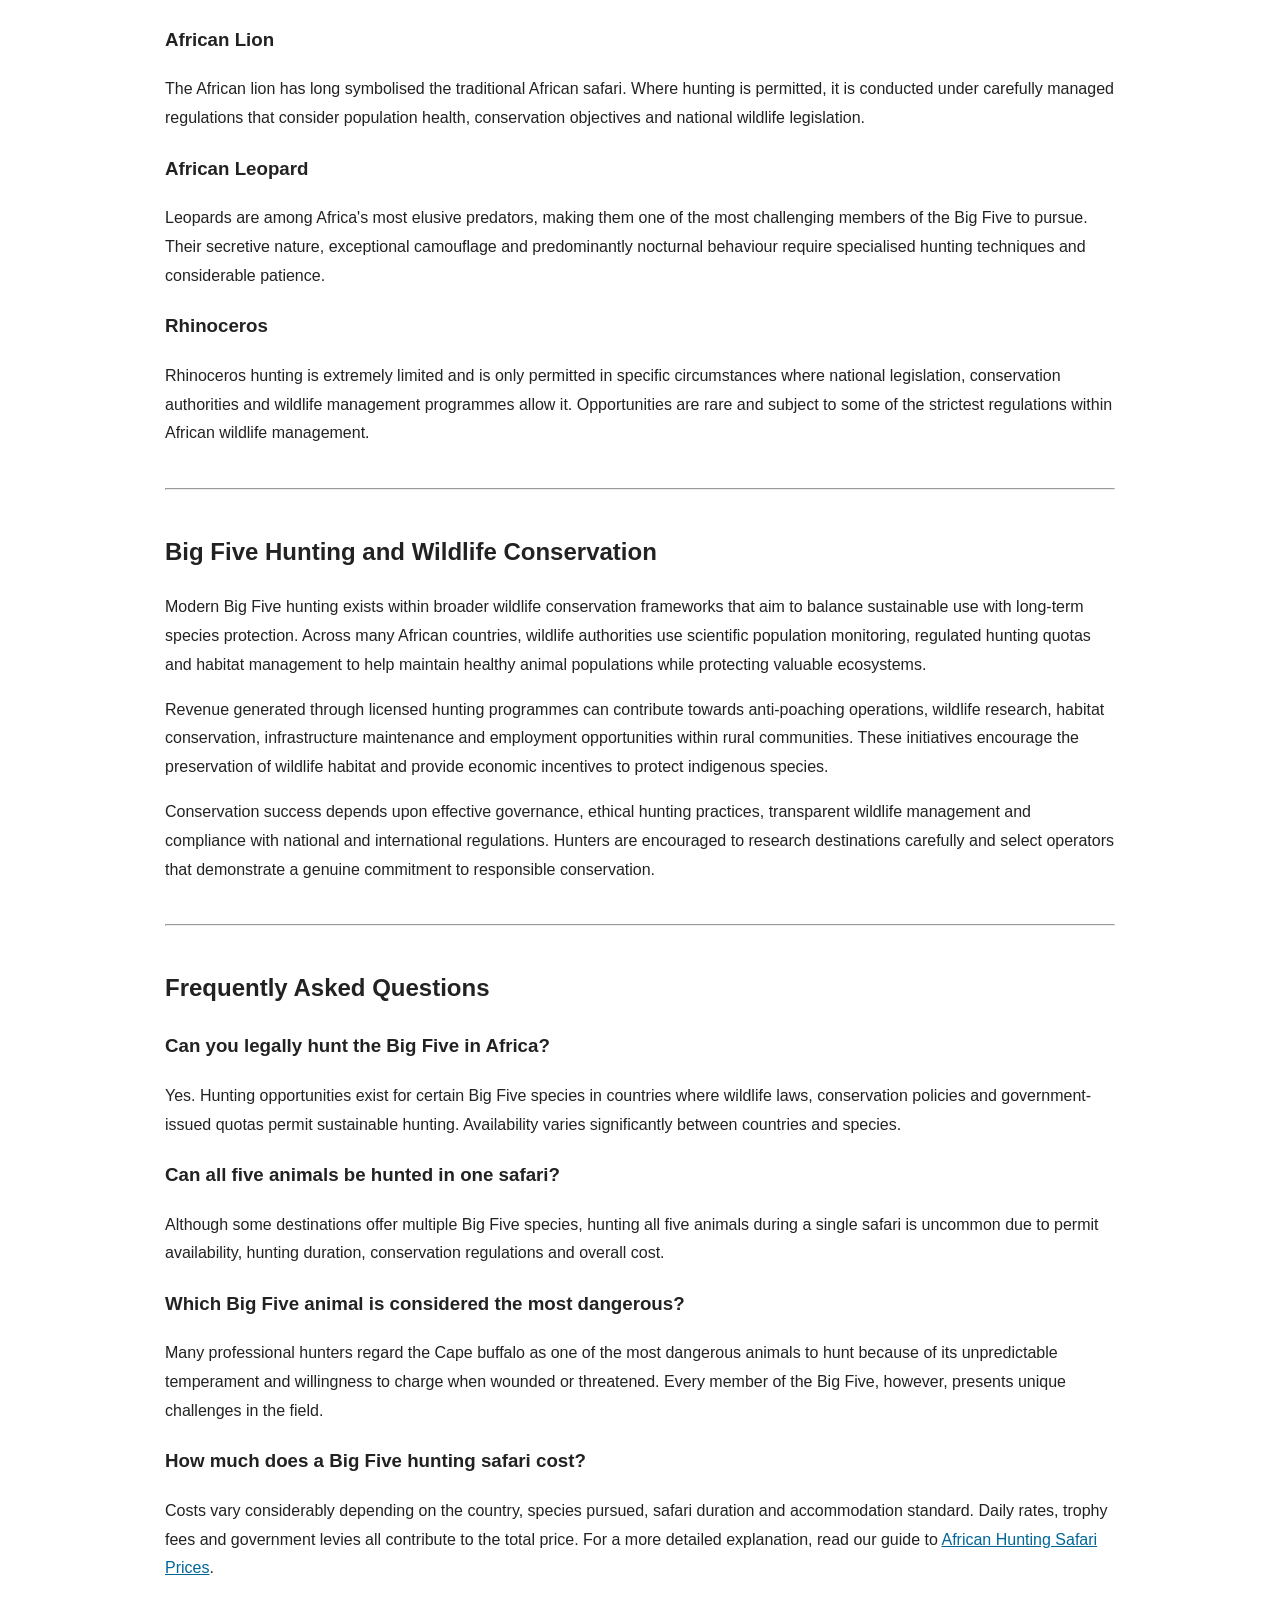
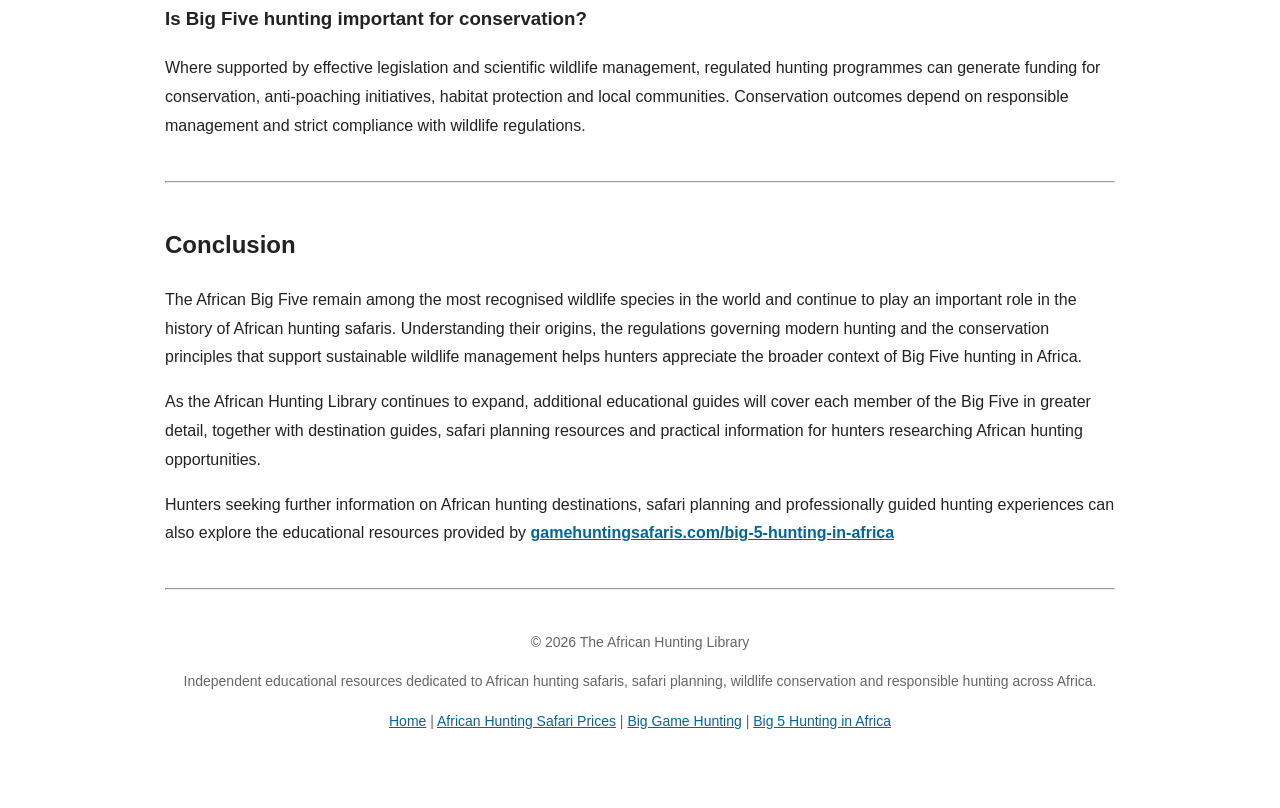
<file: big-5-hunting-africa.html>
<!DOCTYPE html>
<html lang="en">
<head>

<meta charset="UTF-8">
<meta name="viewport" content="width=device-width, initial-scale=1.0">

<title>Big 5 Hunting in Africa | African Hunting Library</title>

<meta name="description" content="Learn about Big 5 hunting in Africa, the history of the Big Five, where these iconic species can legally be hunted, conservation, safari planning and responsible wildlife management.">

<meta name="keywords" content="Big 5 hunting in Africa, African Big Five hunting, Big Five safari, dangerous game hunting, African hunting safaris, trophy hunting Africa">

<link rel="canonical" href="https://authoritylabs4.github.io/african-hunting-library/big-5-hunting-africa.html">

<meta property="og:title" content="Big 5 Hunting in Africa | African Hunting Library">
<meta property="og:description" content="Discover the history of the African Big Five, where they can legally be hunted, and how conservation supports responsible hunting across Africa.">
<meta property="og:type" content="article">
<meta property="og:url" content="https://authoritylabs4.github.io/african-hunting-library/big-5-hunting-africa.html">

<meta name="twitter:card" content="summary_large_image">
<meta name="twitter:title" content="Big 5 Hunting in Africa | African Hunting Library">
<meta name="twitter:description" content="Educational guide covering Big Five hunting, African safaris, conservation and wildlife management.">

<link rel="stylesheet" href="style.css">

<!-- Article Schema -->
<script type="application/ld+json">
{
  "@context":"https://schema.org",
  "@type":"Article",
  "headline":"Big 5 Hunting in Africa",
  "description":"Educational guide explaining the African Big Five, their history, legal hunting opportunities and conservation.",
  "author":{
    "@type":"Organization",
    "name":"African Hunting Library"
  },
  "publisher":{
    "@type":"Organization",
    "name":"African Hunting Library"
  },
  "mainEntityOfPage":{
    "@type":"WebPage",
    "@id":"https://authoritylabs4.github.io/african-hunting-library/big-5-hunting-africa.html"
  },
  "url":"https://authoritylabs4.github.io/african-hunting-library/big-5-hunting-africa.html",
  "datePublished":"2026-07-19",
  "dateModified":"2026-07-19",
  "inLanguage":"en"
}
</script>

<!-- Breadcrumb Schema -->
<script type="application/ld+json">
{
 "@context":"https://schema.org",
 "@type":"BreadcrumbList",
 "itemListElement":[
  {
   "@type":"ListItem",
   "position":1,
   "name":"Home",
   "item":"https://authoritylabs4.github.io/african-hunting-library/index.html"
  },
  {
   "@type":"ListItem",
   "position":2,
   "name":"Big 5 Hunting in Africa",
   "item":"https://authoritylabs4.github.io/african-hunting-library/big-5-hunting-africa.html"
  }
 ]
}
</script>

</head>

<body>

<h1>The African Hunting Library</h1>

<p>
Independent educational resources dedicated to African hunting safaris, safari planning,
wildlife conservation and responsible hunting across Africa.
</p>

<nav>
<a href="index.html">Home</a> |
<a href="african-hunting-safari-prices.html">African Hunting Safari Prices</a> |
<a href="big-game-hunting.html">Big Game Hunting</a> |
<strong>Big 5 Hunting in Africa</strong>
</nav>

<hr>

<h2>Big 5 Hunting in Africa</h2>

<p>
The African Big Five are among the world's most recognised wildlife species and have long
been associated with traditional hunting safaris across the continent. Originally used by
professional hunters to describe the five most difficult and dangerous animals to hunt on
foot, the term has since become synonymous with Africa's iconic wildlife and safari
heritage.
</p>

<p>
Today, <strong>Big 5 hunting in Africa</strong> is conducted only where permitted under
national wildlife legislation and regulated conservation programmes. Hunting opportunities
vary considerably between countries and species, with strict quotas, licensing
requirements and professional oversight helping to ensure sustainable wildlife
management.
</p>

<p>
For many hunters, pursuing one or more members of the Big Five represents the culmination
of years of preparation and experience. Understanding the history of the Big Five,
regional regulations and conservation principles allows hunters to make informed
decisions before planning an African hunting safari.
</p>

<hr>

<h2>What Are the African Big Five?</h2>

<p>
The Big Five consists of five iconic African mammals:
</p>

<ul>

<li>Cape Buffalo</li>

<li>African Elephant</li>

<li>African Lion</li>

<li>African Leopard</li>

<li>Black or White Rhinoceros (where legally permitted)</li>

</ul>

<p>
These animals were historically regarded as the most dangerous species for hunters to
track on foot because of their strength, intelligence and potential to charge when
wounded or threatened. Contrary to popular belief, the Big Five are not simply Africa's
largest animals but rather those considered the greatest challenge to pursue under
traditional safari conditions.
</p>

<p>
Today the phrase "Big Five" is recognised worldwide by hunters, wildlife enthusiasts and
photographic tourists alike. While many people associate the term with game viewing, it
continues to hold significant historical importance within the African hunting industry.
</p>

<hr>

<h2>Why Are They Called the Big Five?</h2>

<p>
The term <strong>Big Five</strong> originated during the late nineteenth and early
twentieth centuries among professional hunters operating throughout Africa. Rather than
describing the continent's largest animals, the phrase referred to the five species that
were considered the most difficult and potentially dangerous to hunt on foot.
</p>

<p>
Each of the Big Five presents its own unique challenges. Cape buffalo are renowned for
their unpredictable behaviour, elephants possess immense size and intelligence, lions are
powerful predators, leopards are elusive and highly adaptable, while rhinoceroses have
exceptional strength and can react aggressively when threatened.
</p>

<p>
Although the expression has become widely recognised through wildlife tourism and
photographic safaris, it remains deeply rooted in Africa's hunting history. Today the
term represents both an important part of safari heritage and a reminder of the respect
these remarkable animals command within responsible wildlife management.
</p>

<hr>

<h2>Can You Legally Hunt the Big Five in Africa?</h2>

<p>
Yes, certain members of the Big Five may be legally hunted in some African countries,
provided that hunting takes place under national wildlife legislation, government-issued
permits and scientifically managed quota systems. Regulations differ significantly
between countries, and not every Big Five species is available in every destination.
</p>

<p>
Professional hunting operations are generally subject to strict licensing requirements,
while hunters must comply with firearm regulations, conservation laws, permit conditions
and international wildlife trade agreements where applicable. These measures help ensure
that hunting activities remain lawful and contribute to sustainable wildlife management.
</p>

<p>
The availability of individual species may change over time as wildlife populations,
government policies and conservation priorities evolve. Anyone considering a Big Five
hunt should familiarise themselves with the current regulations of their chosen
destination before making travel arrangements.
</p>

<p>
Hunters looking for a broader overview of Africa's hunting traditions and species can
also read our guide to
<a href="big-game-hunting.html">Big Game Hunting</a>, which explains how the Big Five fit
within the wider category of African big game.
</p>

<hr>

<h2>Where Can You Hunt the Big Five?</h2>

<p>
Big Five hunting opportunities are available only in selected African countries where
wildlife populations, conservation programmes and government regulations permit
sustainable hunting. Each destination offers different species, hunting methods and
habitats, making careful research an important part of planning any safari.
</p>

<p>
Countries such as South Africa, Zimbabwe, Tanzania, Mozambique and Zambia have long
histories of regulated hunting, while Namibia is internationally recognised for its
successful community-based conservation programmes and exceptional plains game hunting.
The species available, however, differ between countries, and not every destination
offers opportunities to pursue every member of the Big Five.
</p>

<p>
Many hunters spend years planning a safari to ensure they choose a destination that best
matches their goals, budget and preferred hunting experience. Factors such as terrain,
season, accommodation, travel logistics and wildlife management practices all influence
the overall safari experience.
</p>

<p>
Understanding how safari quotations are structured is equally important. Daily rates,
trophy fees, government levies and other costs vary depending on both the destination and
the species being hunted. Hunters can learn more by reading our guide to
<a href="african-hunting-safari-prices.html">African Hunting Safari Prices</a>.
</p>

<hr>

<h2>Understanding Each Member of the Big Five</h2>

<h3>Cape Buffalo</h3>

<p>
Often regarded as one of Africa's most dangerous game animals, the Cape buffalo is known
for its strength, resilience and unpredictable behaviour. Buffalo hunting remains one of
the most sought-after experiences on the continent and requires careful tracking,
patience and close cooperation with an experienced professional hunter.
</p>

<h3>African Elephant</h3>

<p>
The African elephant is the largest land mammal on Earth and represents one of the most
iconic species in African hunting history. Hunting opportunities are highly regulated,
with strict government quotas and permit systems designed to ensure long-term population
management and conservation.
</p>

<h3>African Lion</h3>

<p>
The African lion has long symbolised the traditional African safari. Where hunting is
permitted, it is conducted under carefully managed regulations that consider population
health, conservation objectives and national wildlife legislation.
</p>

<h3>African Leopard</h3>

<p>
Leopards are among Africa's most elusive predators, making them one of the most
challenging members of the Big Five to pursue. Their secretive nature, exceptional
camouflage and predominantly nocturnal behaviour require specialised hunting techniques
and considerable patience.
</p>

<h3>Rhinoceros</h3>

<p>
Rhinoceros hunting is extremely limited and is only permitted in specific circumstances
where national legislation, conservation authorities and wildlife management programmes
allow it. Opportunities are rare and subject to some of the strictest regulations within
African wildlife management.
</p>

<hr>

<h2>Big Five Hunting and Wildlife Conservation</h2>

<p>
Modern Big Five hunting exists within broader wildlife conservation frameworks that aim
to balance sustainable use with long-term species protection. Across many African
countries, wildlife authorities use scientific population monitoring, regulated hunting
quotas and habitat management to help maintain healthy animal populations while protecting
valuable ecosystems.
</p>

<p>
Revenue generated through licensed hunting programmes can contribute towards anti-poaching
operations, wildlife research, habitat conservation, infrastructure maintenance and
employment opportunities within rural communities. These initiatives encourage the
preservation of wildlife habitat and provide economic incentives to protect indigenous
species.
</p>

<p>
Conservation success depends upon effective governance, ethical hunting practices,
transparent wildlife management and compliance with national and international
regulations. Hunters are encouraged to research destinations carefully and select
operators that demonstrate a genuine commitment to responsible conservation.
</p>

<hr>

<h2>Frequently Asked Questions</h2>

<h3>Can you legally hunt the Big Five in Africa?</h3>

<p>
Yes. Hunting opportunities exist for certain Big Five species in countries where wildlife
laws, conservation policies and government-issued quotas permit sustainable hunting.
Availability varies significantly between countries and species.
</p>

<h3>Can all five animals be hunted in one safari?</h3>

<p>
Although some destinations offer multiple Big Five species, hunting all five animals
during a single safari is uncommon due to permit availability, hunting duration,
conservation regulations and overall cost.
</p>

<h3>Which Big Five animal is considered the most dangerous?</h3>

<p>
Many professional hunters regard the Cape buffalo as one of the most dangerous animals to
hunt because of its unpredictable temperament and willingness to charge when wounded or
threatened. Every member of the Big Five, however, presents unique challenges in the
field.
</p>

<h3>How much does a Big Five hunting safari cost?</h3>

<p>
Costs vary considerably depending on the country, species pursued, safari duration and
accommodation standard. Daily rates, trophy fees and government levies all contribute to
the total price. For a more detailed explanation, read our guide to
<a href="african-hunting-safari-prices.html">African Hunting Safari Prices</a>.
</p>

<h3>Is Big Five hunting important for conservation?</h3>

<p>
Where supported by effective legislation and scientific wildlife management, regulated
hunting programmes can generate funding for conservation, anti-poaching initiatives,
habitat protection and local communities. Conservation outcomes depend on responsible
management and strict compliance with wildlife regulations.
</p>

<hr>

<h2>Conclusion</h2>

<p>
The African Big Five remain among the most recognised wildlife species in the world and
continue to play an important role in the history of African hunting safaris. Understanding
their origins, the regulations governing modern hunting and the conservation principles
that support sustainable wildlife management helps hunters appreciate the broader context
of Big Five hunting in Africa.
</p>

<p>
As the African Hunting Library continues to expand, additional educational guides will
cover each member of the Big Five in greater detail, together with destination guides,
safari planning resources and practical information for hunters researching African
hunting opportunities.
</p>

<p>
Hunters seeking further information on African hunting destinations, safari planning and
professionally guided hunting experiences can also explore the educational resources
provided by
<a href="https://gamehuntingsafaris.com/big-5-hunting-in-africa" target="_blank" rel="noopener"><strong>gamehuntingsafaris.com/big-5-hunting-in-africa</strong></a>
</p>

<hr>

<footer>

<p>
© 2026 The African Hunting Library
</p>

<p>
Independent educational resources dedicated to African hunting safaris, safari planning,
wildlife conservation and responsible hunting across Africa.
</p>

<p>
<a href="index.html">Home</a> |
<a href="african-hunting-safari-prices.html">African Hunting Safari Prices</a> |
<a href="big-game-hunting.html">Big Game Hunting</a> |
<a href="big-5-hunting-africa.html">Big 5 Hunting in Africa</a>
</p>

</footer>

</body>
</html>
</file>
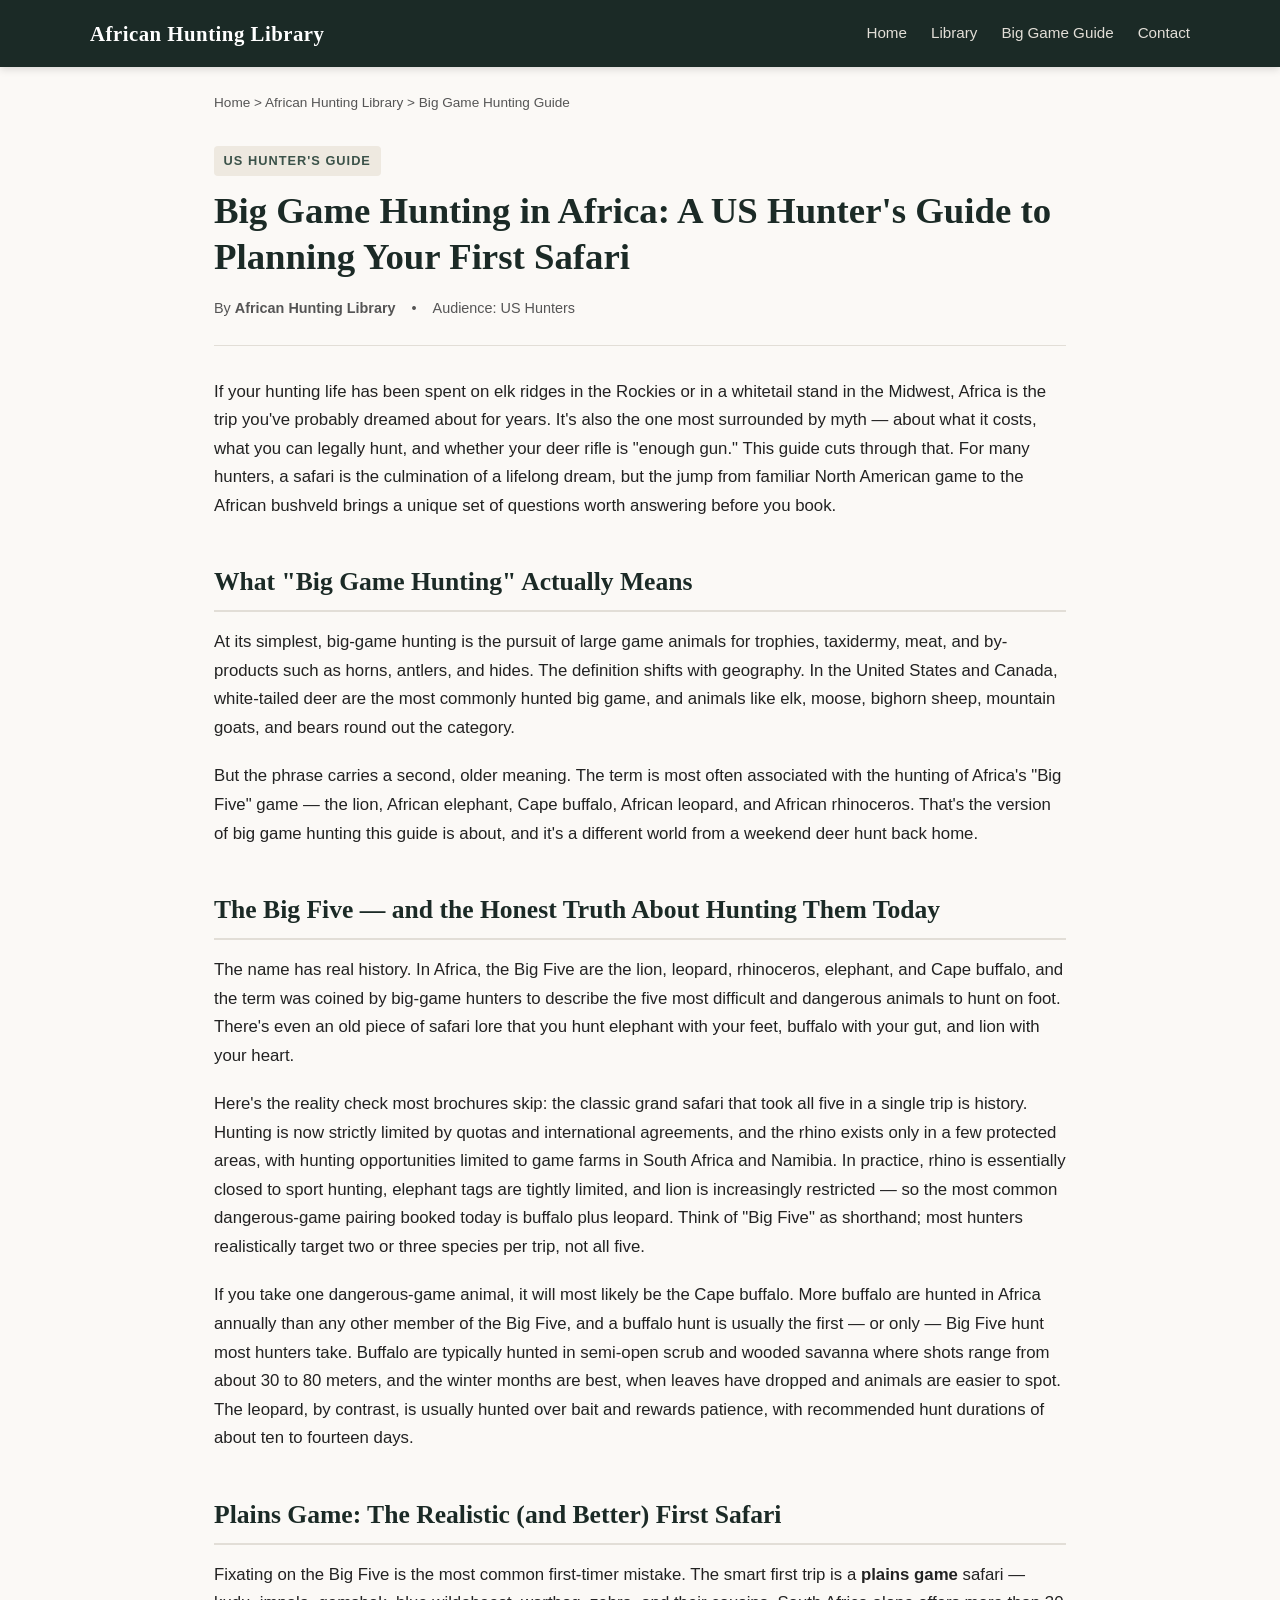
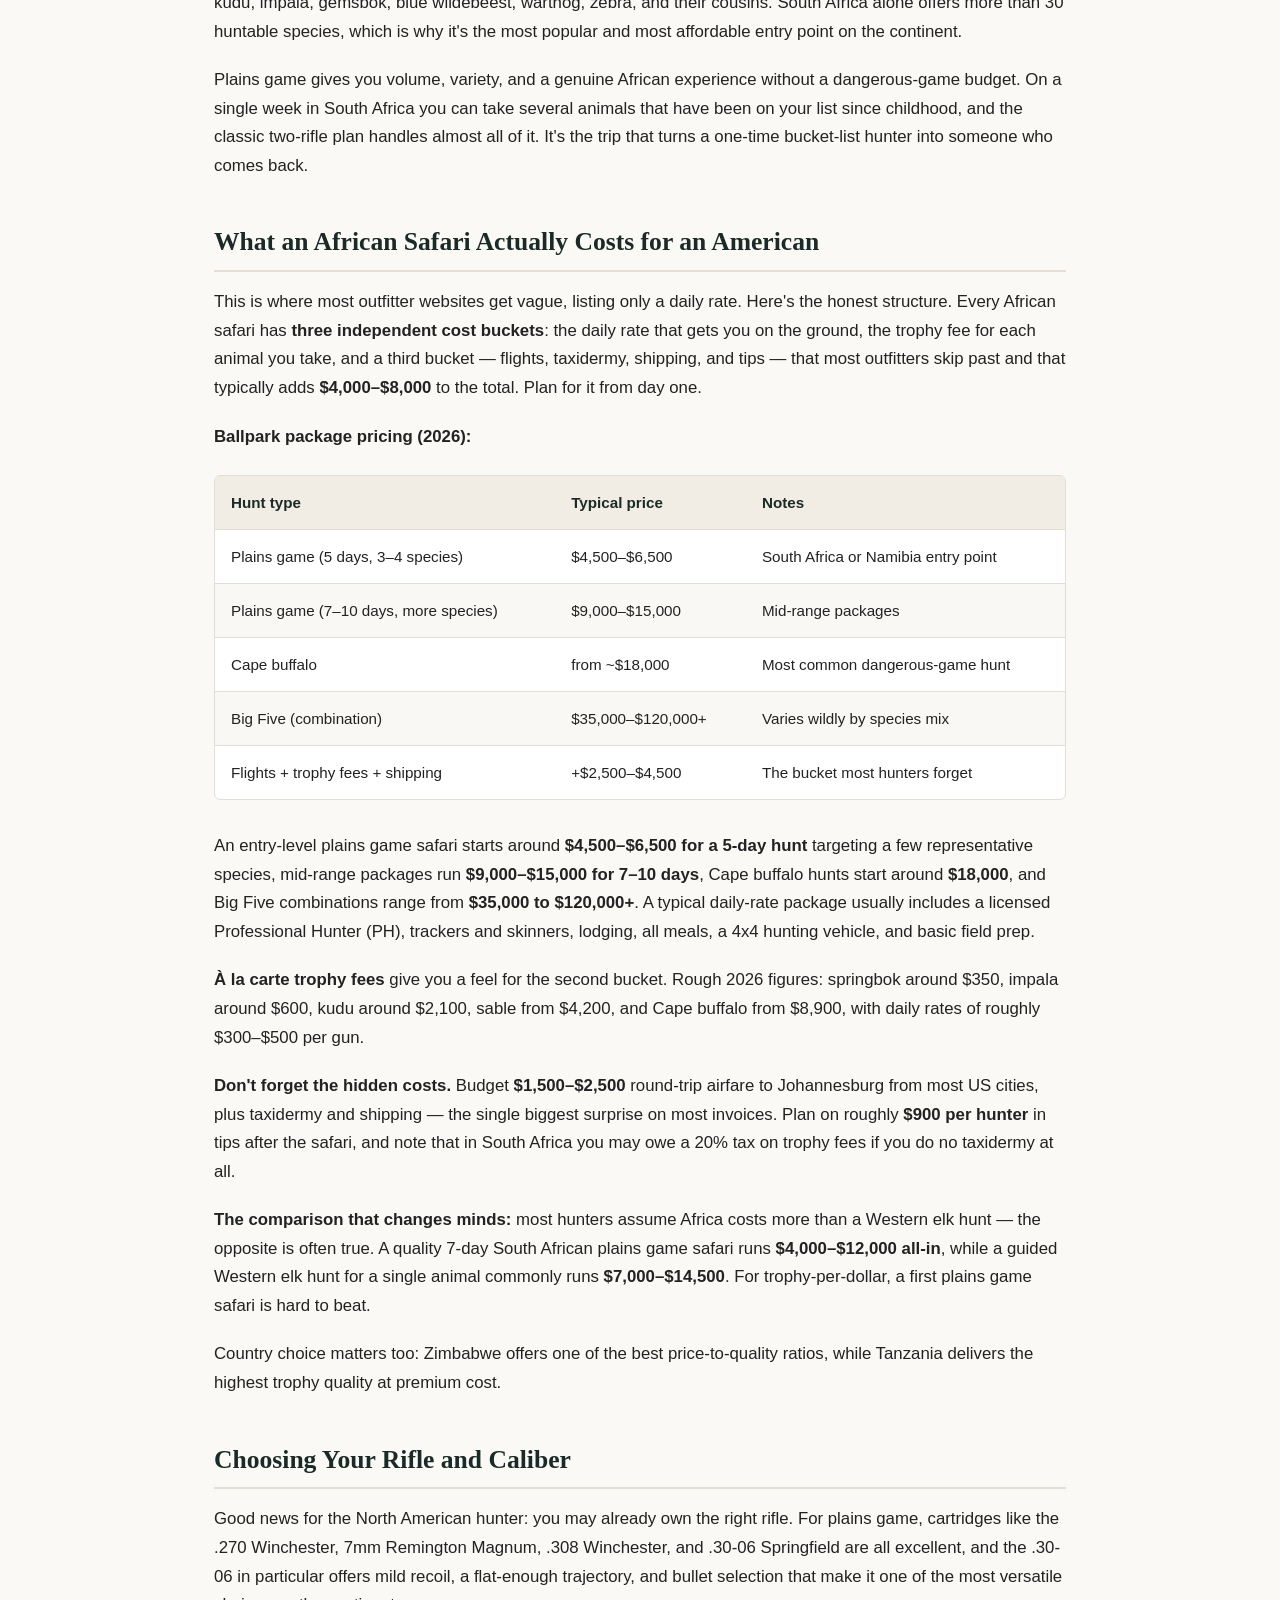
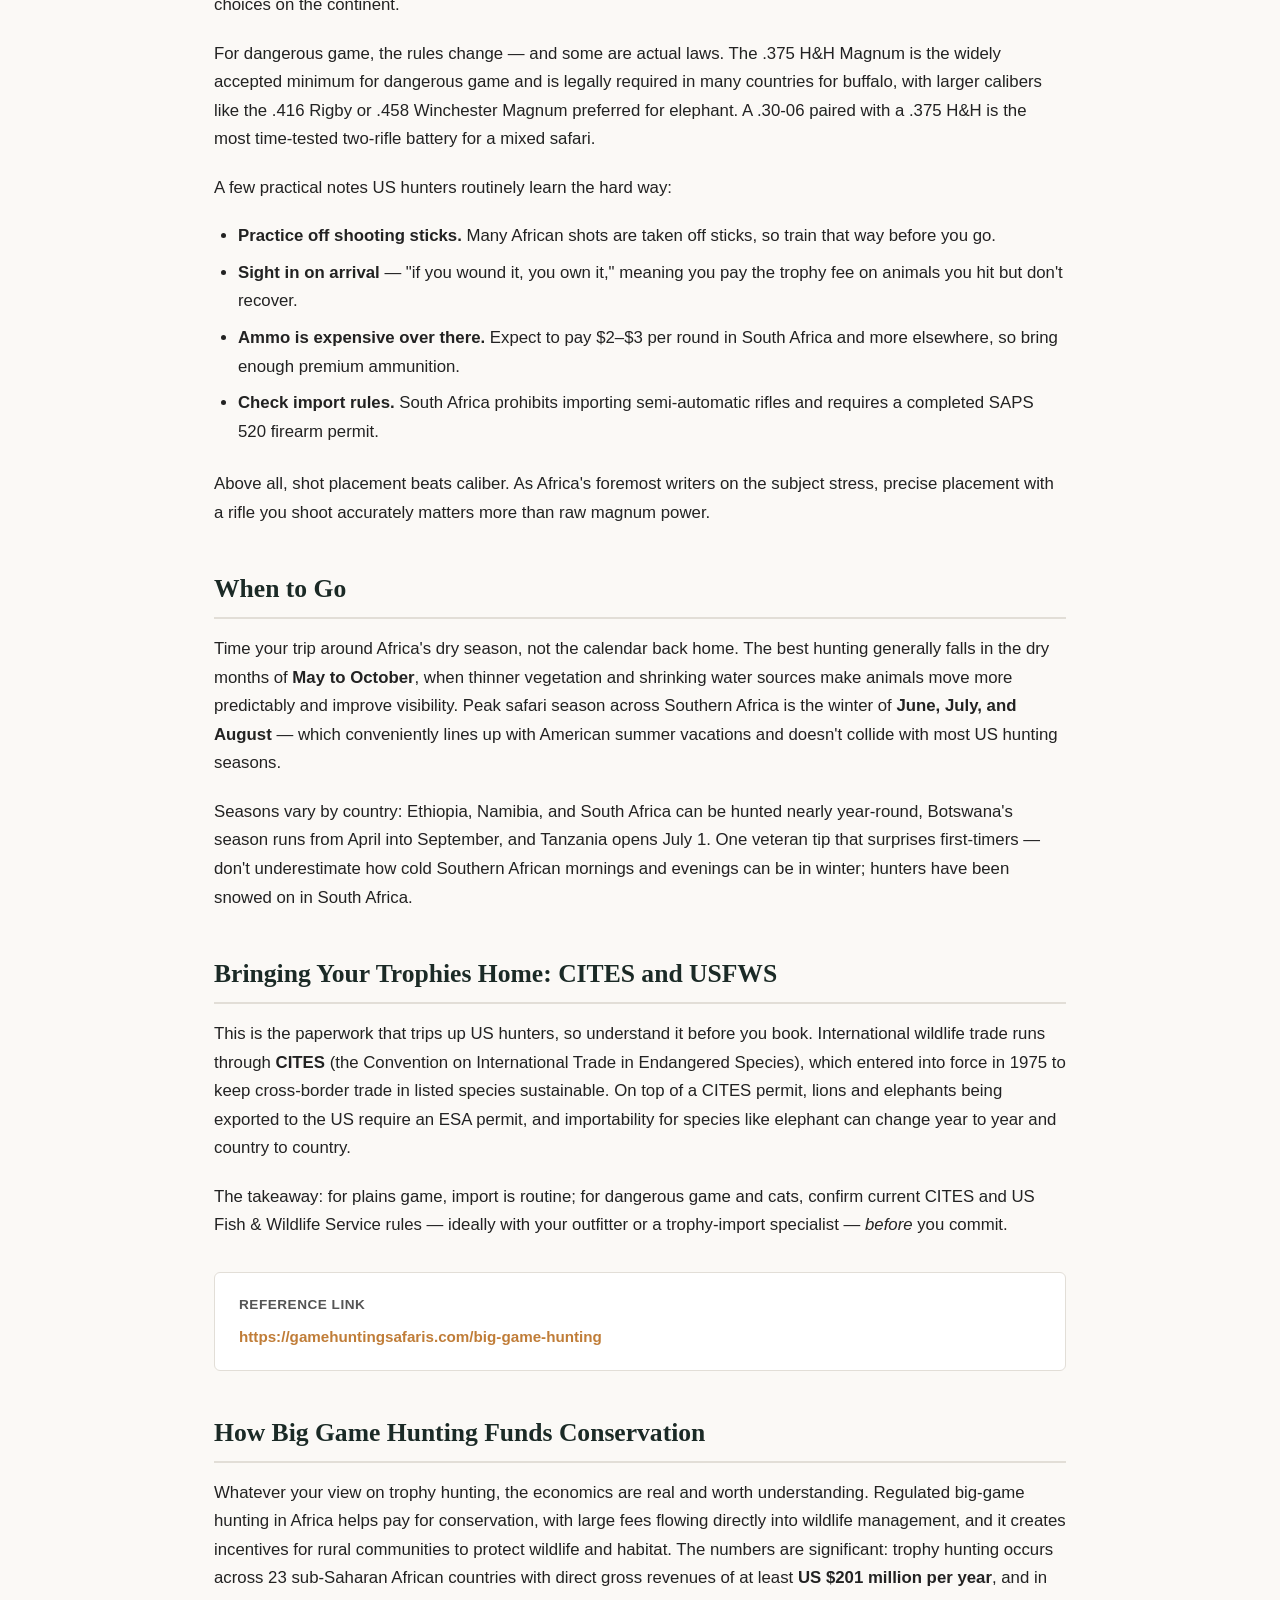
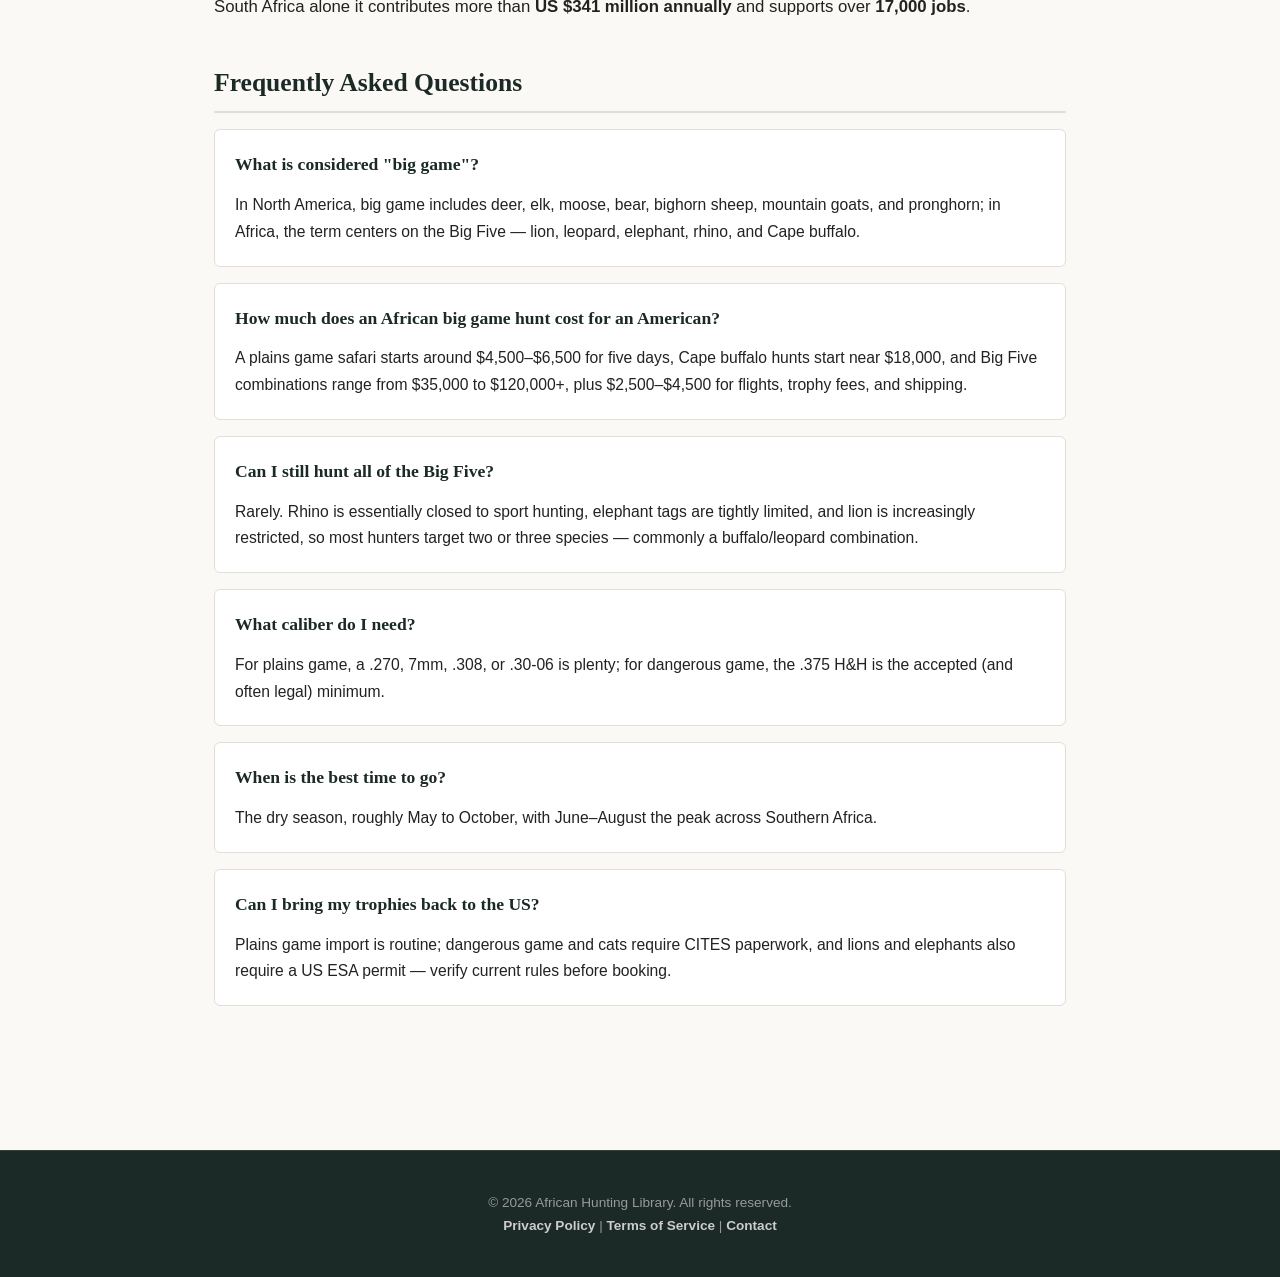
<file: big-game-hunting-in-africa.html>
<!DOCTYPE html>
<html lang="en">
<head>
  <meta charset="UTF-8">
  <meta name="viewport" content="width=device-width, initial-scale=1.0">
  <title>Big Game Hunting in Africa: A US Hunter's Guide</title>
  <meta name="description" content="A US hunter's guide to African big game hunting — Big Five reality, plains game, true all-in costs, calibers, timing, and bringing trophies home.">
  <link rel="canonical" href="https://authoritylabs4.github.io/african-hunting-library/index.html">
  
  <!-- Schema JSON-LD -->
  <script type="application/ld+json">
  {
    "@context": "https://schema.org",
    "@graph": [
      {
        "@type": "Article",
        "@id": "https://example.com/big-game-hunting-africa-us-guide/#article",
        "headline": "Big Game Hunting in Africa: A US Hunter's Guide to Planning Your First Safari",
        "description": "A US hunter's guide to African big game hunting — Big Five reality, plains game, true all-in costs, calibers, timing, and bringing trophies home.",
        "author": {
          "@type": "Organization",
          "name": "African Hunting Library"
        }
      },
      {
        "@type": "BreadcrumbList",
        "itemListElement": [
          {
            "@type": "ListItem",
            "position": 1,
            "name": "Home",
            "item": "https://example.com/"
          },
          {
            "@type": "ListItem",
            "position": 2,
            "name": "African Hunting Library",
            "item": "https://example.com/library"
          },
          {
            "@type": "ListItem",
            "position": 3,
            "name": "Big Game Hunting Guide",
            "item": "https://example.com/big-game-hunting-africa-us-guide"
          }
        ]
      },
      {
        "@type": "FAQPage",
        "mainEntity": [
          {
            "@type": "Question",
            "name": "What is considered \"big game\"?",
            "acceptedAnswer": {
              "@type": "Answer",
              "text": "In North America, big game includes deer, elk, moose, bear, bighorn sheep, mountain goats, and pronghorn; in Africa, the term centers on the Big Five — lion, leopard, elephant, rhino, and Cape buffalo."
            }
          },
          {
            "@type": "Question",
            "name": "How much does an African big game hunt cost for an American?",
            "acceptedAnswer": {
              "@type": "Answer",
              "text": "A plains game safari starts around $4,500–$6,500 for five days, Cape buffalo hunts start near $18,000, and Big Five combinations range from $35,000 to $120,000+, plus $2,500–$4,500 for flights, trophy fees, and shipping."
            }
          },
          {
            "@type": "Question",
            "name": "Can I still hunt all of the Big Five?",
            "acceptedAnswer": {
              "@type": "Answer",
              "text": "Rarely. Rhino is essentially closed to sport hunting, elephant tags are tightly limited, and lion is increasingly restricted, so most hunters target two or three species — commonly a buffalo/leopard combination."
            }
          },
          {
            "@type": "Question",
            "name": "What caliber do I need?",
            "acceptedAnswer": {
              "@type": "Answer",
              "text": "For plains game, a .270, 7mm, .308, or .30-06 is plenty; for dangerous game, the .375 H&H is the accepted (and often legal) minimum."
            }
          },
          {
            "@type": "Question",
            "name": "When is the best time to go?",
            "acceptedAnswer": {
              "@type": "Answer",
              "text": "The dry season, roughly May to October, with June–August the peak across Southern Africa."
            }
          },
          {
            "@type": "Question",
            "name": "Can I bring my trophies back to the US?",
            "acceptedAnswer": {
              "@type": "Answer",
              "text": "Plains game import is routine; dangerous game and cats require CITES paperwork, and lions and elephants also require a US ESA permit — verify current rules before booking."
            }
          }
        ]
      }
    ]
  }
  </script>

  <style>
    /* CSS & UI Styles */
    :root {
      --color-primary: #1b2a26;
      --color-secondary: #3b5249;
      --color-accent: #c07d38;
      --color-accent-hover: #a36528;
      --color-bg-light: #fbf9f6;
      --color-surface: #ffffff;
      --color-text-dark: #222222;
      --color-text-muted: #555555;
      --color-border: #e2ded7;
      --font-heading: 'Georgia', serif;
      --font-body: -apple-system, BlinkMacSystemFont, "Segoe UI", Roboto, Helvetica, Arial, sans-serif;
    }

    * {
      box-sizing: border-box;
      margin: 0;
      padding: 0;
    }

    body {
      font-family: var(--font-body);
      background-color: var(--color-bg-light);
      color: var(--color-text-dark);
      line-height: 1.7;
      font-size: 1.05rem;
    }

    a {
      color: var(--color-accent);
      text-decoration: none;
      font-weight: 600;
    }

    a:hover {
      text-decoration: underline;
    }

    /* Header & Navigation */
    .site-header {
      background-color: var(--color-primary);
      color: #ffffff;
      padding: 1rem 2rem;
      position: sticky;
      top: 0;
      z-index: 1000;
      box-shadow: 0 2px 8px rgba(0,0,0,0.15);
    }

    .nav-container {
      max-width: 1100px;
      margin: 0 auto;
      display: flex;
      justify-content: space-between;
      align-items: center;
    }

    .site-logo {
      font-family: var(--font-heading);
      font-size: 1.3rem;
      color: #ffffff;
      font-weight: bold;
      letter-spacing: 0.5px;
    }

    .nav-links {
      display: flex;
      list-style: none;
      gap: 1.5rem;
    }

    .nav-links a {
      color: #e2ded7;
      font-weight: 500;
      font-size: 0.95rem;
    }

    .nav-links a:hover {
      color: var(--color-accent);
      text-decoration: none;
    }

    /* Breadcrumbs */
    .breadcrumb-nav {
      max-width: 900px;
      margin: 1.5rem auto 0;
      padding: 0 1.5rem;
      font-size: 0.85rem;
      color: var(--color-text-muted);
    }

    .breadcrumb-nav a {
      color: var(--color-text-muted);
      font-weight: normal;
    }

    /* Main Container */
    .container {
      max-width: 900px;
      margin: 0 auto;
      padding: 2rem 1.5rem 4rem;
    }

    /* Article Header */
    .article-header {
      margin-bottom: 2rem;
      border-bottom: 1px solid var(--color-border);
      padding-bottom: 1.5rem;
    }

    .category-badge {
      display: inline-block;
      background-color: #eee9e0;
      color: var(--color-secondary);
      font-size: 0.8rem;
      font-weight: 700;
      text-transform: uppercase;
      letter-spacing: 1px;
      padding: 0.25rem 0.6rem;
      border-radius: 4px;
      margin-bottom: 0.75rem;
    }

    h1 {
      font-family: var(--font-heading);
      font-size: 2.3rem;
      line-height: 1.25;
      color: var(--color-primary);
      margin-bottom: 1rem;
    }

    .meta-info {
      font-size: 0.9rem;
      color: var(--color-text-muted);
      display: flex;
      flex-wrap: wrap;
      gap: 1rem;
    }

    /* Article Content */
    .article-body h2 {
      font-family: var(--font-heading);
      font-size: 1.6rem;
      color: var(--color-primary);
      margin: 2.5rem 0 1rem;
      padding-bottom: 0.4rem;
      border-bottom: 2px solid var(--color-border);
    }

    .article-body h3 {
      font-family: var(--font-heading);
      font-size: 1.25rem;
      color: var(--color-secondary);
      margin: 1.8rem 0 0.75rem;
    }

    .article-body p {
      margin-bottom: 1.25rem;
    }

    .article-body ul, .article-body ol {
      margin: 0 0 1.5rem 1.5rem;
    }

    .article-body li {
      margin-bottom: 0.5rem;
    }

    /* Tables */
    .table-container {
      overflow-x: auto;
      margin: 1.5rem 0 2rem;
      background: var(--color-surface);
      border-radius: 6px;
      border: 1px solid var(--color-border);
    }

    table {
      width: 100%;
      border-collapse: collapse;
      text-align: left;
      font-size: 0.95rem;
    }

    th, td {
      padding: 0.85rem 1rem;
      border-bottom: 1px solid var(--color-border);
    }

    th {
      background-color: #f1ede4;
      font-weight: 700;
      color: var(--color-primary);
    }

    tr:last-child td {
      border-bottom: none;
    }

    tr:nth-child(even) {
      background-color: #faf8f5;
    }

    /* FAQ Section */
    .faq-item {
      background: var(--color-surface);
      border: 1px solid var(--color-border);
      border-radius: 6px;
      padding: 1.25rem;
      margin-bottom: 1rem;
    }

    .faq-item h3 {
      margin-top: 0;
      font-size: 1.1rem;
      color: var(--color-primary);
    }

    .faq-item p {
      margin-bottom: 0;
      font-size: 0.98rem;
    }

    /* Footer */
    .site-footer {
      background-color: var(--color-primary);
      color: #999999;
      padding: 2.5rem 1.5rem;
      text-align: center;
      font-size: 0.85rem;
      margin-top: 4rem;
      border-top: 1px solid rgba(255,255,255,0.1);
    }

    .site-footer a {
      color: #cccccc;
    }

    @media (max-width: 768px) {
      h1 { font-size: 1.8rem; }
      .nav-links { display: none; }
      .container { padding: 1rem; }
    }
  </style>
</head>
<body>

  <!-- Header -->
  <header class="site-header">
    <div class="nav-container">
      <a href="https://authoritylabs4.github.io/african-hunting-library/index.html" class="site-logo">African Hunting Library</a>
      <nav>
        <ul class="nav-links">
          <li><a href="https://gamehuntingsafaris.com/">Home</a></li>
          <li><a href="https://gamehuntingsafaris.com/">Library</a></li>
          <li><a href="https://authoritylabs4.github.io/african-hunting-library/big-game-hunting.html">Big Game Guide</a></li>
          <li><a href="https://gamehuntingsafaris.com/">Contact</a></li>
        </ul>
      </nav>
    </div>
  </header>

  <!-- Breadcrumbs -->
  <nav class="breadcrumb-nav" aria-label="Breadcrumb">
    <a href="https://authoritylabs4.github.io/african-hunting-library/index.html">Home</a> &gt; <a href="https://authoritylabs4.github.io/african-hunting-library/index.html">African Hunting Library</a> &gt; <span>Big Game Hunting Guide</span>
  </nav>

  <!-- Main Article Content -->
  <main class="container">
    <article class="safari-article">
      
      <header class="article-header">
        <span class="category-badge">US Hunter's Guide</span>
        <h1>Big Game Hunting in Africa: A US Hunter's Guide to Planning Your First Safari</h1>
        <div class="meta-info">
          <span>By <strong>African Hunting Library</strong></span>
          <span>•</span>
          <span>Audience: US Hunters</span>
        </div>
      </header>

      <div class="article-body">
        
        <p>If your hunting life has been spent on elk ridges in the Rockies or in a whitetail stand in the Midwest, Africa is the trip you've probably dreamed about for years. It's also the one most surrounded by myth — about what it costs, what you can legally hunt, and whether your deer rifle is "enough gun." This guide cuts through that. For many hunters, a safari is the culmination of a lifelong dream, but the jump from familiar North American game to the African bushveld brings a unique set of questions worth answering before you book.</p>

        <section id="definition">
          <h2>What "Big Game Hunting" Actually Means</h2>
          <p>At its simplest, big-game hunting is the pursuit of large game animals for trophies, taxidermy, meat, and by-products such as horns, antlers, and hides. The definition shifts with geography. In the United States and Canada, white-tailed deer are the most commonly hunted big game, and animals like elk, moose, bighorn sheep, mountain goats, and bears round out the category.</p>

          <p>But the phrase carries a second, older meaning. The term is most often associated with the hunting of Africa's "Big Five" game — the lion, African elephant, Cape buffalo, African leopard, and African rhinoceros. That's the version of big game hunting this guide is about, and it's a different world from a weekend deer hunt back home.</p>
        </section>

        <section id="big-five">
          <h2>The Big Five — and the Honest Truth About Hunting Them Today</h2>
          <p>The name has real history. In Africa, the Big Five are the lion, leopard, rhinoceros, elephant, and Cape buffalo, and the term was coined by big-game hunters to describe the five most difficult and dangerous animals to hunt on foot. There's even an old piece of safari lore that you hunt elephant with your feet, buffalo with your gut, and lion with your heart.</p>

          <p>Here's the reality check most brochures skip: the classic grand safari that took all five in a single trip is history. Hunting is now strictly limited by quotas and international agreements, and the rhino exists only in a few protected areas, with hunting opportunities limited to game farms in South Africa and Namibia. In practice, rhino is essentially closed to sport hunting, elephant tags are tightly limited, and lion is increasingly restricted — so the most common dangerous-game pairing booked today is buffalo plus leopard. Think of "Big Five" as shorthand; most hunters realistically target two or three species per trip, not all five.</p>

          <p>If you take one dangerous-game animal, it will most likely be the Cape buffalo. More buffalo are hunted in Africa annually than any other member of the Big Five, and a buffalo hunt is usually the first — or only — Big Five hunt most hunters take. Buffalo are typically hunted in semi-open scrub and wooded savanna where shots range from about 30 to 80 meters, and the winter months are best, when leaves have dropped and animals are easier to spot. The leopard, by contrast, is usually hunted over bait and rewards patience, with recommended hunt durations of about ten to fourteen days.</p>
        </section>

        <section id="plains-game">
          <h2>Plains Game: The Realistic (and Better) First Safari</h2>
          <p>Fixating on the Big Five is the most common first-timer mistake. The smart first trip is a <strong>plains game</strong> safari — kudu, impala, gemsbok, blue wildebeest, warthog, zebra, and their cousins. South Africa alone offers more than 30 huntable species, which is why it's the most popular and most affordable entry point on the continent.</p>

          <p>Plains game gives you volume, variety, and a genuine African experience without a dangerous-game budget. On a single week in South Africa you can take several animals that have been on your list since childhood, and the classic two-rifle plan handles almost all of it. It's the trip that turns a one-time bucket-list hunter into someone who comes back.</p>
        </section>

        <section id="costs">
          <h2>What an African Safari Actually Costs for an American</h2>
          <p>This is where most outfitter websites get vague, listing only a daily rate. Here's the honest structure. Every African safari has <strong>three independent cost buckets</strong>: the daily rate that gets you on the ground, the trophy fee for each animal you take, and a third bucket — flights, taxidermy, shipping, and tips — that most outfitters skip past and that typically adds <strong>$4,000–$8,000</strong> to the total. Plan for it from day one.</p>

          <p><strong>Ballpark package pricing (2026):</strong></p>

          <div class="table-container">
            <table>
              <thead>
                <tr>
                  <th>Hunt type</th>
                  <th>Typical price</th>
                  <th>Notes</th>
                </tr>
              </thead>
              <tbody>
                <tr>
                  <td>Plains game (5 days, 3–4 species)</td>
                  <td>$4,500–$6,500</td>
                  <td>South Africa or Namibia entry point</td>
                </tr>
                <tr>
                  <td>Plains game (7–10 days, more species)</td>
                  <td>$9,000–$15,000</td>
                  <td>Mid-range packages</td>
                </tr>
                <tr>
                  <td>Cape buffalo</td>
                  <td>from ~$18,000</td>
                  <td>Most common dangerous-game hunt</td>
                </tr>
                <tr>
                  <td>Big Five (combination)</td>
                  <td>$35,000–$120,000+</td>
                  <td>Varies wildly by species mix</td>
                </tr>
                <tr>
                  <td>Flights + trophy fees + shipping</td>
                  <td>+$2,500–$4,500</td>
                  <td>The bucket most hunters forget</td>
                </tr>
              </tbody>
            </table>
          </div>

          <p>An entry-level plains game safari starts around <strong>$4,500–$6,500 for a 5-day hunt</strong> targeting a few representative species, mid-range packages run <strong>$9,000–$15,000 for 7–10 days</strong>, Cape buffalo hunts start around <strong>$18,000</strong>, and Big Five combinations range from <strong>$35,000 to $120,000+</strong>. A typical daily-rate package usually includes a licensed Professional Hunter (PH), trackers and skinners, lodging, all meals, a 4x4 hunting vehicle, and basic field prep.</p>

          <p><strong>À la carte trophy fees</strong> give you a feel for the second bucket. Rough 2026 figures: springbok around $350, impala around $600, kudu around $2,100, sable from $4,200, and Cape buffalo from $8,900, with daily rates of roughly $300–$500 per gun.</p>

          <p><strong>Don't forget the hidden costs.</strong> Budget <strong>$1,500–$2,500</strong> round-trip airfare to Johannesburg from most US cities, plus taxidermy and shipping — the single biggest surprise on most invoices. Plan on roughly <strong>$900 per hunter</strong> in tips after the safari, and note that in South Africa you may owe a 20% tax on trophy fees if you do no taxidermy at all.</p>

          <p><strong>The comparison that changes minds:</strong> most hunters assume Africa costs more than a Western elk hunt — the opposite is often true. A quality 7-day South African plains game safari runs <strong>$4,000–$12,000 all-in</strong>, while a guided Western elk hunt for a single animal commonly runs <strong>$7,000–$14,500</strong>. For trophy-per-dollar, a first plains game safari is hard to beat.</p>

          <p>Country choice matters too: Zimbabwe offers one of the best price-to-quality ratios, while Tanzania delivers the highest trophy quality at premium cost.</p>
        </section>

        <section id="calibers">
          <h2>Choosing Your Rifle and Caliber</h2>
          <p>Good news for the North American hunter: you may already own the right rifle. For plains game, cartridges like the .270 Winchester, 7mm Remington Magnum, .308 Winchester, and .30-06 Springfield are all excellent, and the .30-06 in particular offers mild recoil, a flat-enough trajectory, and bullet selection that make it one of the most versatile choices on the continent.</p>

          <p>For dangerous game, the rules change — and some are actual laws. The .375 H&amp;H Magnum is the widely accepted minimum for dangerous game and is legally required in many countries for buffalo, with larger calibers like the .416 Rigby or .458 Winchester Magnum preferred for elephant. A .30-06 paired with a .375 H&amp;H is the most time-tested two-rifle battery for a mixed safari.</p>

          <p>A few practical notes US hunters routinely learn the hard way:</p>
          <ul>
            <li><strong>Practice off shooting sticks.</strong> Many African shots are taken off sticks, so train that way before you go.</li>
            <li><strong>Sight in on arrival</strong> — "if you wound it, you own it," meaning you pay the trophy fee on animals you hit but don't recover.</li>
            <li><strong>Ammo is expensive over there.</strong> Expect to pay $2–$3 per round in South Africa and more elsewhere, so bring enough premium ammunition.</li>
            <li><strong>Check import rules.</strong> South Africa prohibits importing semi-automatic rifles and requires a completed SAPS 520 firearm permit.</li>
          </ul>

          <p>Above all, shot placement beats caliber. As Africa's foremost writers on the subject stress, precise placement with a rifle you shoot accurately matters more than raw magnum power.</p>
        </section>

        <section id="timing">
          <h2>When to Go</h2>
          <p>Time your trip around Africa's dry season, not the calendar back home. The best hunting generally falls in the dry months of <strong>May to October</strong>, when thinner vegetation and shrinking water sources make animals move more predictably and improve visibility. Peak safari season across Southern Africa is the winter of <strong>June, July, and August</strong> — which conveniently lines up with American summer vacations and doesn't collide with most US hunting seasons.</p>

          <p>Seasons vary by country: Ethiopia, Namibia, and South Africa can be hunted nearly year-round, Botswana's season runs from April into September, and Tanzania opens July 1. One veteran tip that surprises first-timers — don't underestimate how cold Southern African mornings and evenings can be in winter; hunters have been snowed on in South Africa.</p>
        </section>

        <section id="cites-usfws">
          <h2>Bringing Your Trophies Home: CITES and USFWS</h2>
          <p>This is the paperwork that trips up US hunters, so understand it before you book. International wildlife trade runs through <strong>CITES</strong> (the Convention on International Trade in Endangered Species), which entered into force in 1975 to keep cross-border trade in listed species sustainable. On top of a CITES permit, lions and elephants being exported to the US require an ESA permit, and importability for species like elephant can change year to year and country to country.</p>

          <p>The takeaway: for plains game, import is routine; for dangerous game and cats, confirm current CITES and US Fish &amp; Wildlife Service rules — ideally with your outfitter or a trophy-import specialist — <em>before</em> you commit.</p>

          <!-- Naked URL Anchor Injection Block -->
          <div class="naked-url-block" style="margin: 2rem 0; padding: 1.25rem 1.5rem; background-color: var(--color-surface); border: 1px solid var(--color-border); border-radius: 6px; font-size: 0.95rem;">
            <p style="margin-bottom: 0.5rem; color: var(--color-text-muted); font-size: 0.85rem; text-transform: uppercase; letter-spacing: 0.5px; font-weight: 700;">Reference Link</p>
            <a href="https://gamehuntingsafaris.com/big-game-hunting" target="_blank" rel="noopener">https://gamehuntingsafaris.com/big-game-hunting</a>
          </div>
        </section>

        <section id="conservation">
          <h2>How Big Game Hunting Funds Conservation</h2>
          <p>Whatever your view on trophy hunting, the economics are real and worth understanding. Regulated big-game hunting in Africa helps pay for conservation, with large fees flowing directly into wildlife management, and it creates incentives for rural communities to protect wildlife and habitat. The numbers are significant: trophy hunting occurs across 23 sub-Saharan African countries with direct gross revenues of at least <strong>US $201 million per year</strong>, and in South Africa alone it contributes more than <strong>US $341 million annually</strong> and supports over <strong>17,000 jobs</strong>.</p>
        </section>

        <section id="faq">
          <h2>Frequently Asked Questions</h2>

          <div class="faq-item">
            <h3>What is considered "big game"?</h3>
            <p>In North America, big game includes deer, elk, moose, bear, bighorn sheep, mountain goats, and pronghorn; in Africa, the term centers on the Big Five — lion, leopard, elephant, rhino, and Cape buffalo.</p>
          </div>

          <div class="faq-item">
            <h3>How much does an African big game hunt cost for an American?</h3>
            <p>A plains game safari starts around $4,500–$6,500 for five days, Cape buffalo hunts start near $18,000, and Big Five combinations range from $35,000 to $120,000+, plus $2,500–$4,500 for flights, trophy fees, and shipping.</p>
          </div>

          <div class="faq-item">
            <h3>Can I still hunt all of the Big Five?</h3>
            <p>Rarely. Rhino is essentially closed to sport hunting, elephant tags are tightly limited, and lion is increasingly restricted, so most hunters target two or three species — commonly a buffalo/leopard combination.</p>
          </div>

          <div class="faq-item">
            <h3>What caliber do I need?</h3>
            <p>For plains game, a .270, 7mm, .308, or .30-06 is plenty; for dangerous game, the .375 H&amp;H is the accepted (and often legal) minimum.</p>
          </div>

          <div class="faq-item">
            <h3>When is the best time to go?</h3>
            <p>The dry season, roughly May to October, with June–August the peak across Southern Africa.</p>
          </div>

          <div class="faq-item">
            <h3>Can I bring my trophies back to the US?</h3>
            <p>Plains game import is routine; dangerous game and cats require CITES paperwork, and lions and elephants also require a US ESA permit — verify current rules before booking.</p>
          </div>
        </section>

      </div>
    </article>
  </main>

  <!-- Footer -->
  <footer class="site-footer">
    <p>&copy; 2026 African Hunting Library. All rights reserved.</p>
    <p><a href="">Privacy Policy</a> | <a href="">Terms of Service</a> | <a href="">Contact</a></p>
  </footer>

</body>
</html>
</file>
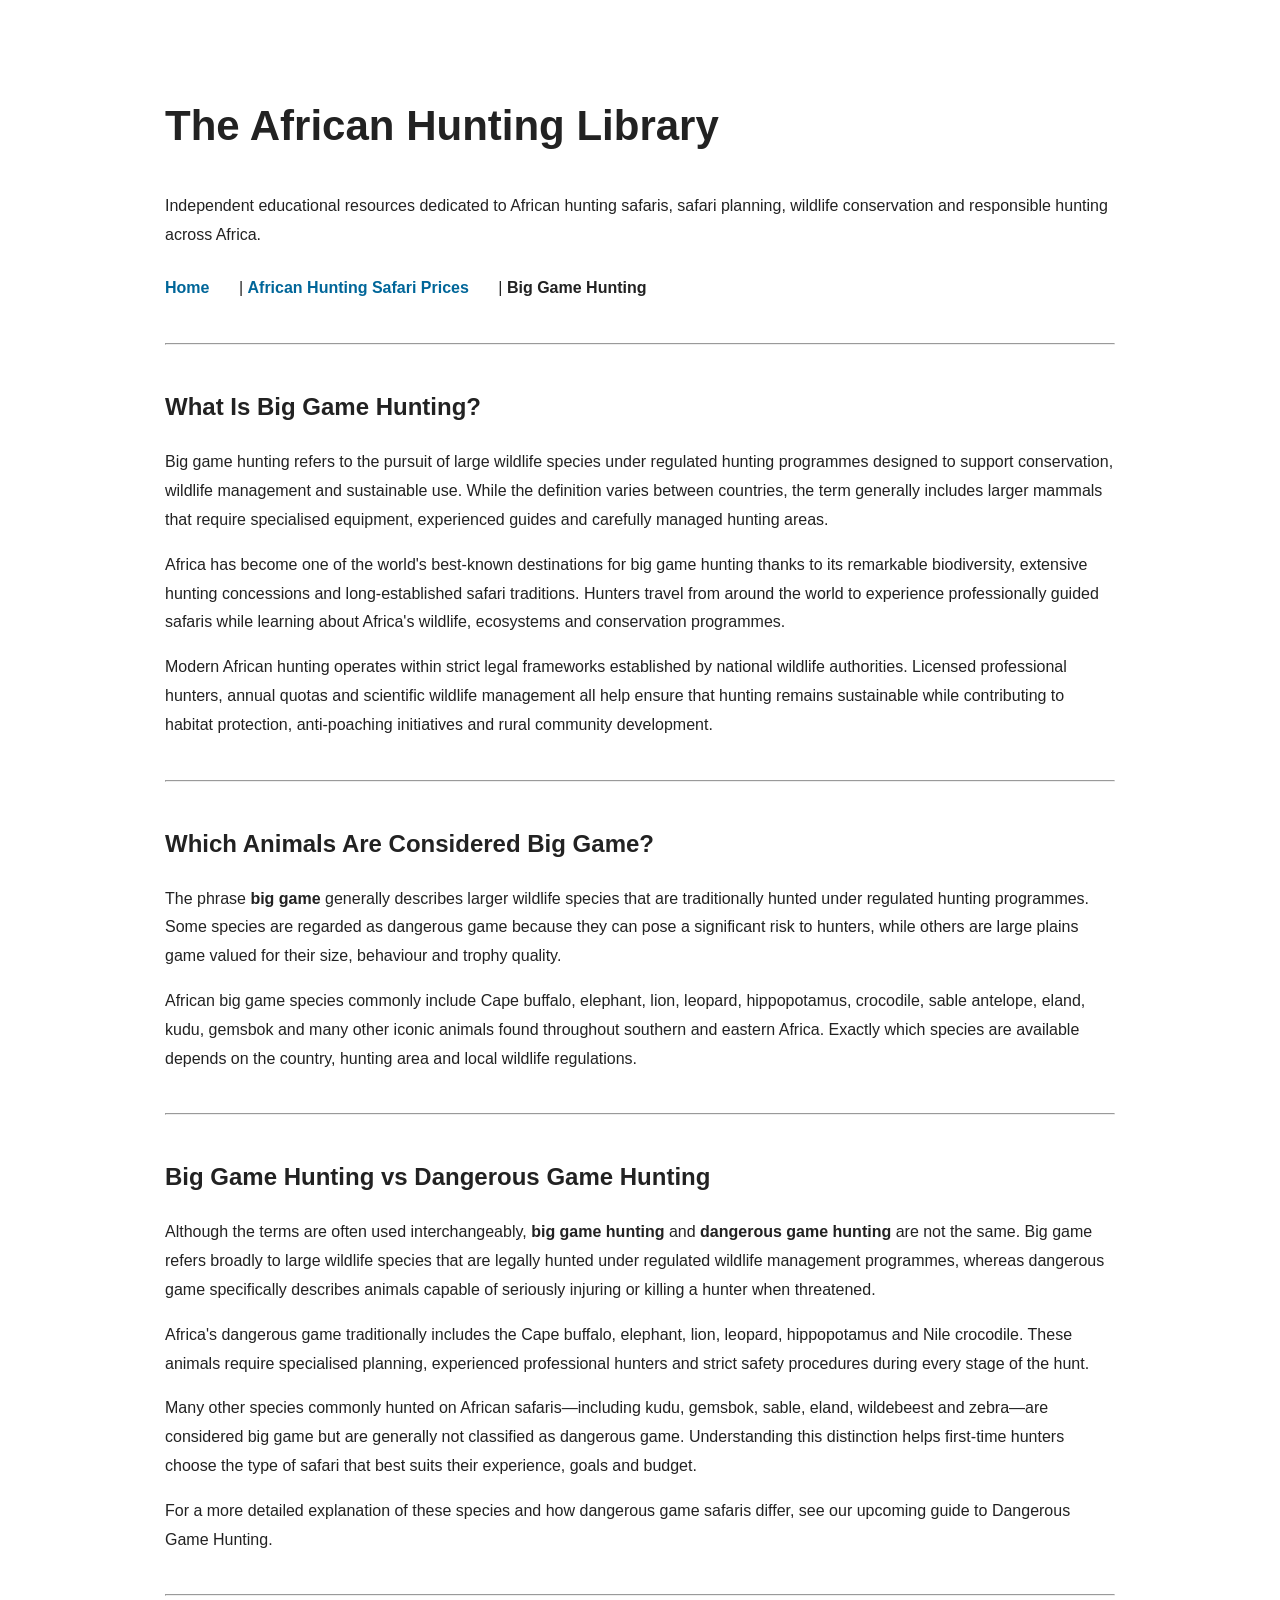
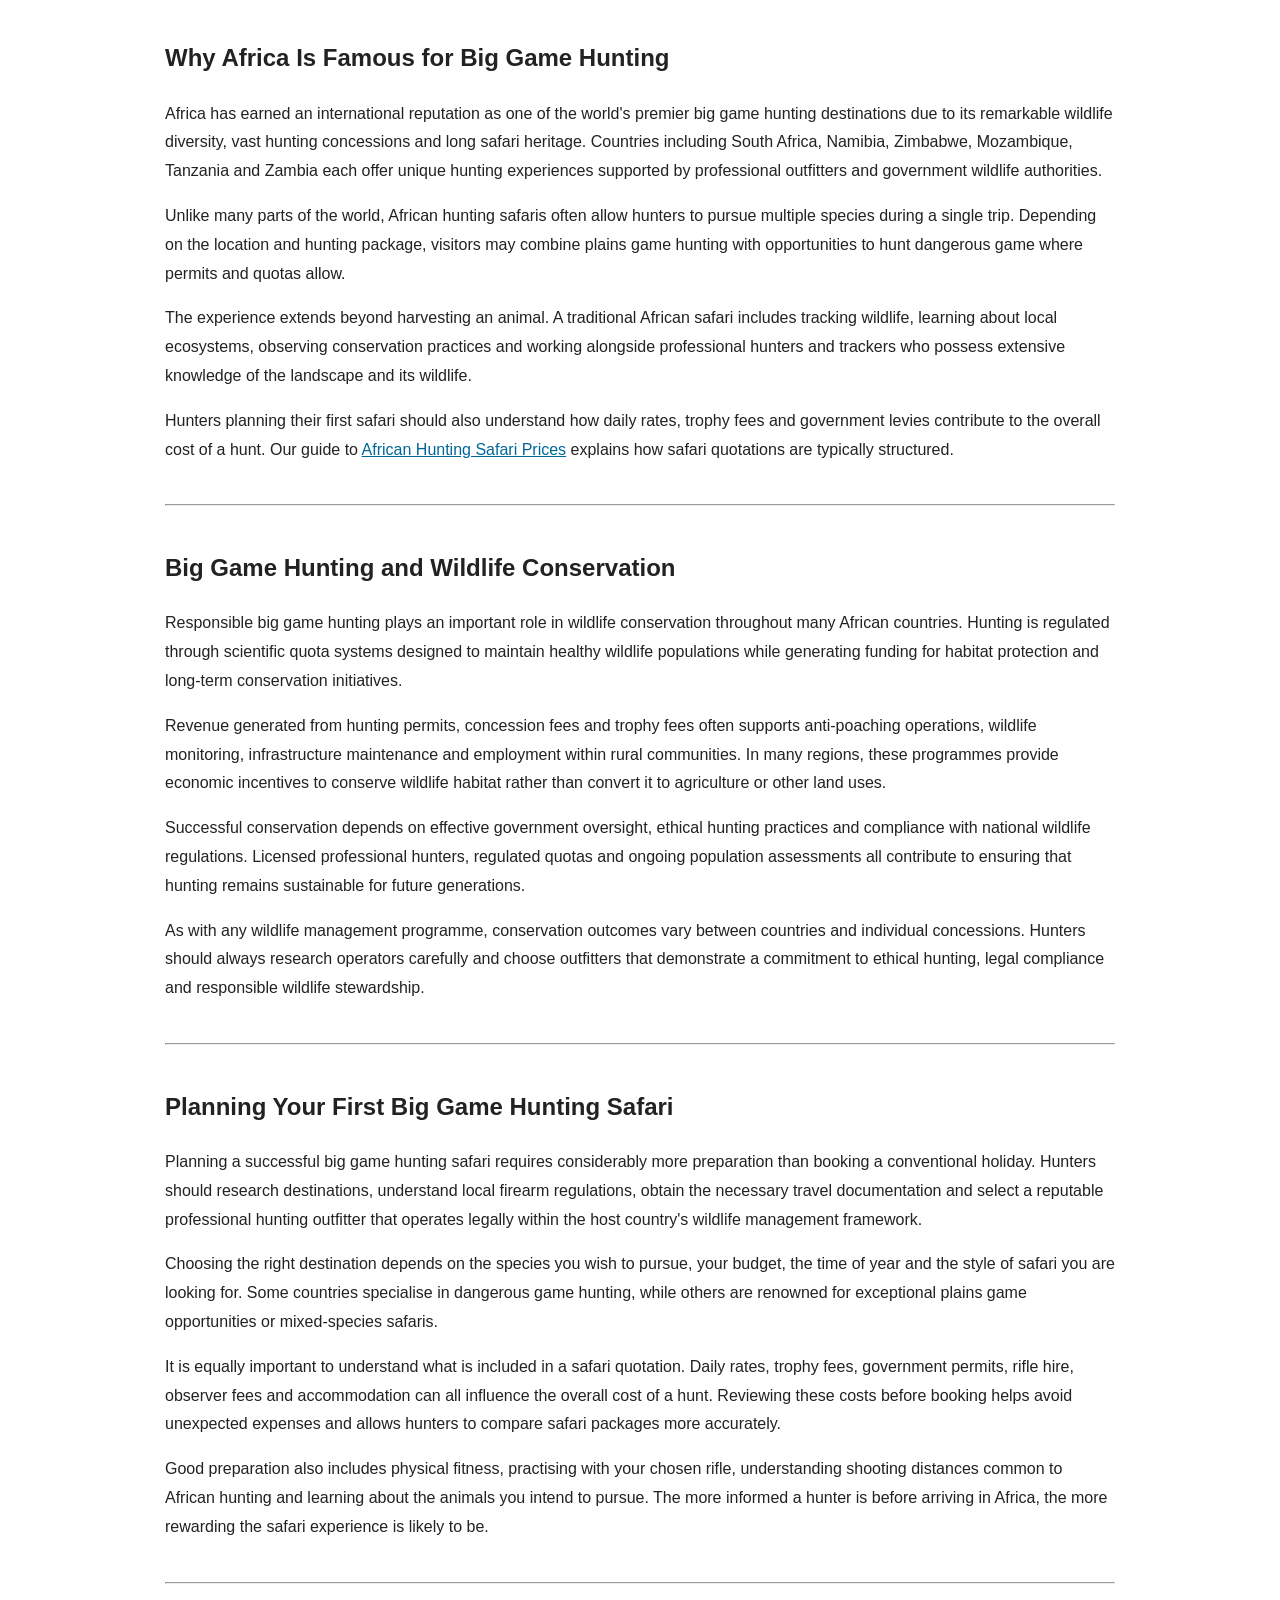
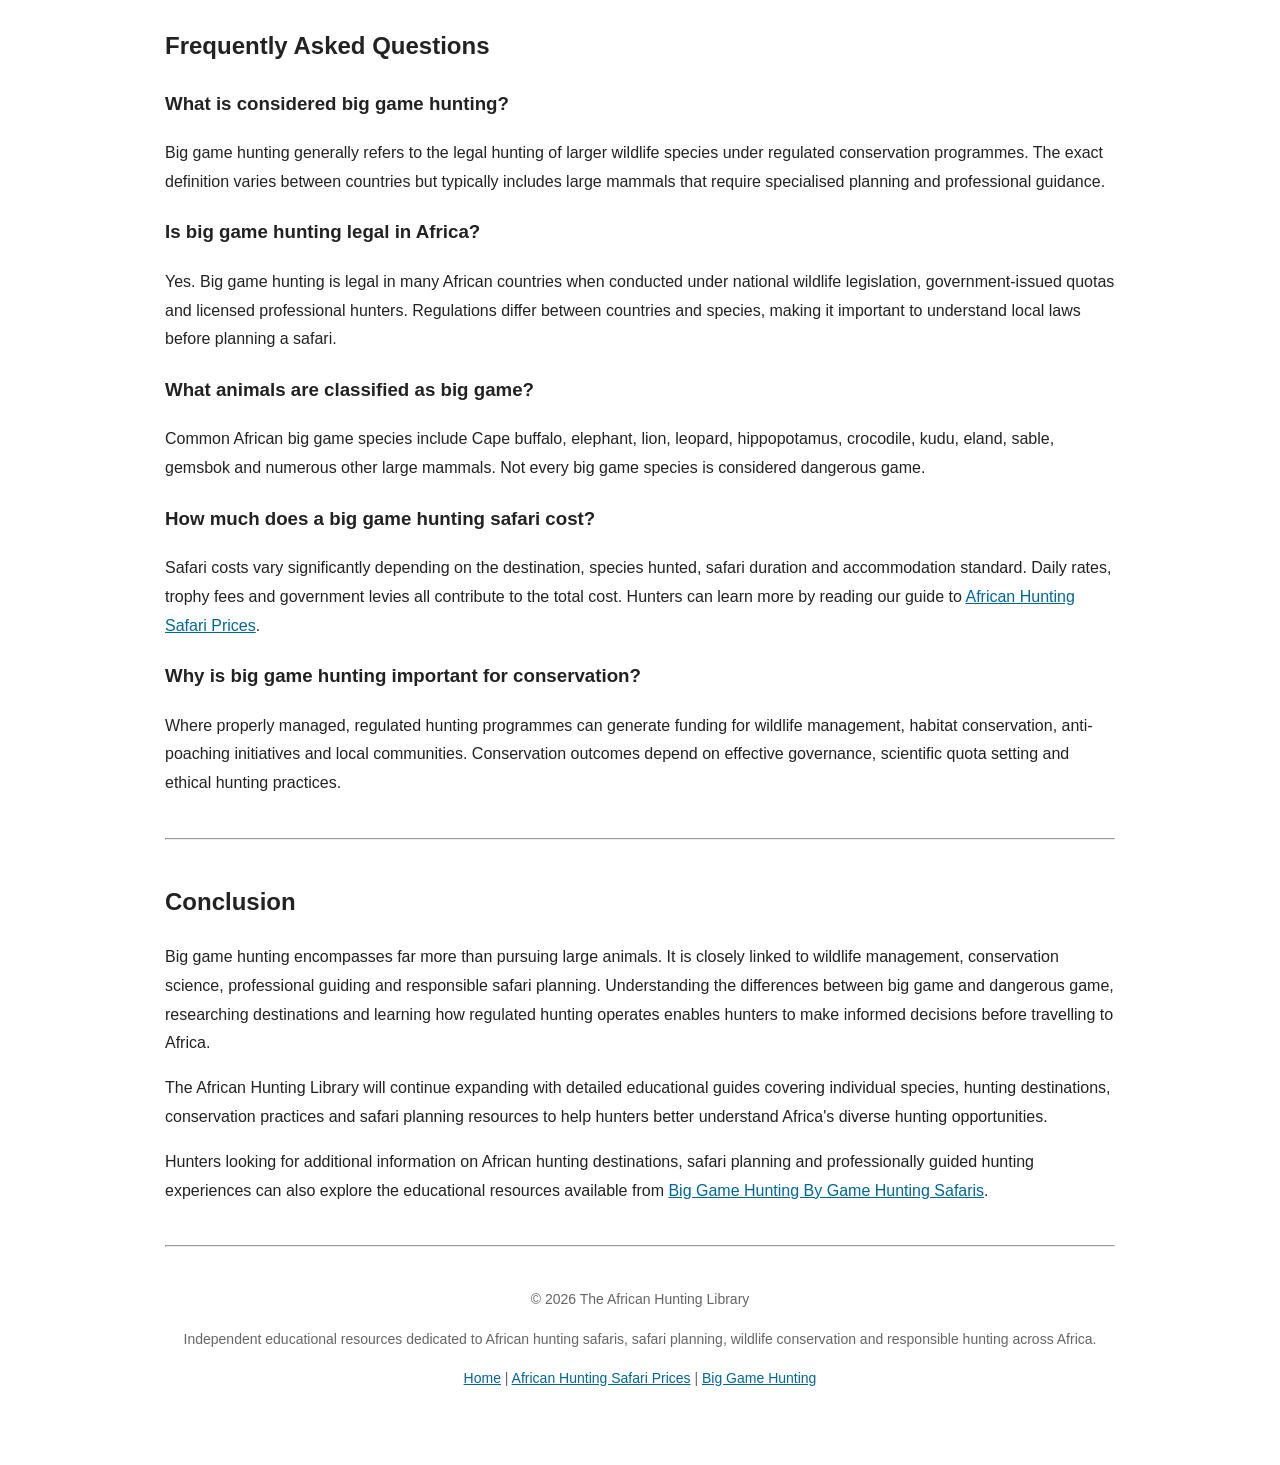
<file: big-game-hunting.html>
<!DOCTYPE html>
<html lang="en">
<head>

<meta charset="UTF-8">
<meta name="viewport" content="width=device-width, initial-scale=1.0">

<title>Big Game Hunting Explained | African Hunting Library</title>

<meta name="description" content="Learn what big game hunting is, which animals qualify as big game, how big game hunting differs from dangerous game hunting, and why Africa remains one of the world's premier hunting destinations.">

<meta name="keywords" content="big game hunting, African big game hunting, what is big game hunting, hunting Africa, dangerous game, trophy hunting, African hunting safaris">

<link rel="canonical" href="https://authoritylabs4.github.io/african-hunting-library/big-game-hunting.html">

<meta property="og:title" content="Big Game Hunting Explained | African Hunting Library">
<meta property="og:description" content="Discover what big game hunting involves, which species qualify as big game, and why Africa is recognised worldwide for ethical hunting safaris.">
<meta property="og:type" content="article">
<meta property="og:url" content="https://authoritylabs4.github.io/african-hunting-library/big-game-hunting.html">

<meta name="twitter:card" content="summary_large_image">
<meta name="twitter:title" content="Big Game Hunting Explained | African Hunting Library">
<meta name="twitter:description" content="Understand big game hunting, African hunting safaris, conservation and responsible wildlife management.">

<link rel="stylesheet" href="style.css">

<!-- Article Schema -->
<script type="application/ld+json">
{
  "@context":"https://schema.org",
  "@type":"Article",
  "headline":"Big Game Hunting Explained",
  "description":"Educational guide explaining what big game hunting is, the species involved, and how responsible hunting contributes to wildlife conservation.",
  "author":{
    "@type":"Organization",
    "name":"African Hunting Library"
  },
  "publisher":{
    "@type":"Organization",
    "name":"African Hunting Library"
  },
  "mainEntityOfPage":{
    "@type":"WebPage",
    "@id":"https://authoritylabs4.github.io/african-hunting-library/big-game-hunting.html"
  },
  "url":"https://authoritylabs4.github.io/african-hunting-library/big-game-hunting.html",
  "datePublished":"2026-07-19",
  "dateModified":"2026-07-19",
  "inLanguage":"en"
}
</script>

<!-- Breadcrumb Schema -->
<script type="application/ld+json">
{
 "@context":"https://schema.org",
 "@type":"BreadcrumbList",
 "itemListElement":[
  {
   "@type":"ListItem",
   "position":1,
   "name":"Home",
   "item":"https://authoritylabs4.github.io/african-hunting-library/index.html"
  },
  {
   "@type":"ListItem",
   "position":2,
   "name":"Big Game Hunting",
   "item":"https://authoritylabs4.github.io/african-hunting-library/big-game-hunting.html"
  }
 ]
}
</script>

</head>

<body>

<h1>The African Hunting Library</h1>

<p>
Independent educational resources dedicated to African hunting safaris, safari planning,
wildlife conservation and responsible hunting across Africa.
</p>

<nav>
<a href="index.html">Home</a> |
<a href="african-hunting-safari-prices.html">African Hunting Safari Prices</a> |
<strong>Big Game Hunting</strong>
</nav>

<hr>

<h2>What Is Big Game Hunting?</h2>

<p>
Big game hunting refers to the pursuit of large wildlife species under regulated hunting
programmes designed to support conservation, wildlife management and sustainable use.
While the definition varies between countries, the term generally includes larger mammals
that require specialised equipment, experienced guides and carefully managed hunting
areas.
</p>

<p>
Africa has become one of the world's best-known destinations for big game hunting thanks
to its remarkable biodiversity, extensive hunting concessions and long-established safari
traditions. Hunters travel from around the world to experience professionally guided
safaris while learning about Africa's wildlife, ecosystems and conservation programmes.
</p>

<p>
Modern African hunting operates within strict legal frameworks established by national
wildlife authorities. Licensed professional hunters, annual quotas and scientific wildlife
management all help ensure that hunting remains sustainable while contributing to habitat
protection, anti-poaching initiatives and rural community development.
</p>

<hr>

<h2>Which Animals Are Considered Big Game?</h2>

<p>
The phrase <strong>big game</strong> generally describes larger wildlife species that are
traditionally hunted under regulated hunting programmes. Some species are regarded as
dangerous game because they can pose a significant risk to hunters, while others are large
plains game valued for their size, behaviour and trophy quality.
</p>

<p>
African big game species commonly include Cape buffalo, elephant, lion, leopard,
hippopotamus, crocodile, sable antelope, eland, kudu, gemsbok and many other iconic
animals found throughout southern and eastern Africa. Exactly which species are available
depends on the country, hunting area and local wildlife regulations.
</p>

<hr>

<h2>Big Game Hunting vs Dangerous Game Hunting</h2>

<p>
Although the terms are often used interchangeably, <strong>big game hunting</strong> and
<strong>dangerous game hunting</strong> are not the same. Big game refers broadly to
large wildlife species that are legally hunted under regulated wildlife management
programmes, whereas dangerous game specifically describes animals capable of seriously
injuring or killing a hunter when threatened.
</p>

<p>
Africa's dangerous game traditionally includes the Cape buffalo, elephant, lion,
leopard, hippopotamus and Nile crocodile. These animals require specialised planning,
experienced professional hunters and strict safety procedures during every stage of the
hunt.
</p>

<p>
Many other species commonly hunted on African safaris—including kudu, gemsbok, sable,
eland, wildebeest and zebra—are considered big game but are generally not classified as
dangerous game. Understanding this distinction helps first-time hunters choose the type
of safari that best suits their experience, goals and budget.
</p>

<p>
For a more detailed explanation of these species and how dangerous game safaris differ,
see our upcoming guide to Dangerous Game Hunting.
</p>

<hr>

<h2>Why Africa Is Famous for Big Game Hunting</h2>

<p>
Africa has earned an international reputation as one of the world's premier big game
hunting destinations due to its remarkable wildlife diversity, vast hunting concessions
and long safari heritage. Countries including South Africa, Namibia, Zimbabwe,
Mozambique, Tanzania and Zambia each offer unique hunting experiences supported by
professional outfitters and government wildlife authorities.
</p>

<p>
Unlike many parts of the world, African hunting safaris often allow hunters to pursue
multiple species during a single trip. Depending on the location and hunting package,
visitors may combine plains game hunting with opportunities to hunt dangerous game where
permits and quotas allow.
</p>

<p>
The experience extends beyond harvesting an animal. A traditional African safari
includes tracking wildlife, learning about local ecosystems, observing conservation
practices and working alongside professional hunters and trackers who possess extensive
knowledge of the landscape and its wildlife.
</p>

<p>
Hunters planning their first safari should also understand how daily rates, trophy fees
and government levies contribute to the overall cost of a hunt. Our guide to
<a href="african-hunting-safari-prices.html">African Hunting Safari Prices</a> explains
how safari quotations are typically structured.
</p>

<hr>

<h2>Big Game Hunting and Wildlife Conservation</h2>

<p>
Responsible big game hunting plays an important role in wildlife conservation throughout
many African countries. Hunting is regulated through scientific quota systems designed
to maintain healthy wildlife populations while generating funding for habitat protection
and long-term conservation initiatives.
</p>

<p>
Revenue generated from hunting permits, concession fees and trophy fees often supports
anti-poaching operations, wildlife monitoring, infrastructure maintenance and employment
within rural communities. In many regions, these programmes provide economic incentives
to conserve wildlife habitat rather than convert it to agriculture or other land uses.
</p>

<p>
Successful conservation depends on effective government oversight, ethical hunting
practices and compliance with national wildlife regulations. Licensed professional
hunters, regulated quotas and ongoing population assessments all contribute to ensuring
that hunting remains sustainable for future generations.
</p>

<p>
As with any wildlife management programme, conservation outcomes vary between countries
and individual concessions. Hunters should always research operators carefully and
choose outfitters that demonstrate a commitment to ethical hunting, legal compliance and
responsible wildlife stewardship.
</p>

<hr>

<h2>Planning Your First Big Game Hunting Safari</h2>

<p>
Planning a successful big game hunting safari requires considerably more preparation than
booking a conventional holiday. Hunters should research destinations, understand local
firearm regulations, obtain the necessary travel documentation and select a reputable
professional hunting outfitter that operates legally within the host country's wildlife
management framework.
</p>

<p>
Choosing the right destination depends on the species you wish to pursue, your budget,
the time of year and the style of safari you are looking for. Some countries specialise
in dangerous game hunting, while others are renowned for exceptional plains game
opportunities or mixed-species safaris.
</p>

<p>
It is equally important to understand what is included in a safari quotation. Daily
rates, trophy fees, government permits, rifle hire, observer fees and accommodation can
all influence the overall cost of a hunt. Reviewing these costs before booking helps
avoid unexpected expenses and allows hunters to compare safari packages more accurately.
</p>

<p>
Good preparation also includes physical fitness, practising with your chosen rifle,
understanding shooting distances common to African hunting and learning about the animals
you intend to pursue. The more informed a hunter is before arriving in Africa, the more
rewarding the safari experience is likely to be.
</p>

<hr>

<h2>Frequently Asked Questions</h2>

<h3>What is considered big game hunting?</h3>

<p>
Big game hunting generally refers to the legal hunting of larger wildlife species under
regulated conservation programmes. The exact definition varies between countries but
typically includes large mammals that require specialised planning and professional
guidance.
</p>

<h3>Is big game hunting legal in Africa?</h3>

<p>
Yes. Big game hunting is legal in many African countries when conducted under national
wildlife legislation, government-issued quotas and licensed professional hunters.
Regulations differ between countries and species, making it important to understand local
laws before planning a safari.
</p>

<h3>What animals are classified as big game?</h3>

<p>
Common African big game species include Cape buffalo, elephant, lion, leopard,
hippopotamus, crocodile, kudu, eland, sable, gemsbok and numerous other large mammals.
Not every big game species is considered dangerous game.
</p>

<h3>How much does a big game hunting safari cost?</h3>

<p>
Safari costs vary significantly depending on the destination, species hunted, safari
duration and accommodation standard. Daily rates, trophy fees and government levies all
contribute to the total cost. Hunters can learn more by reading our guide to
<a href="african-hunting-safari-prices.html">African Hunting Safari Prices</a>.
</p>

<h3>Why is big game hunting important for conservation?</h3>

<p>
Where properly managed, regulated hunting programmes can generate funding for wildlife
management, habitat conservation, anti-poaching initiatives and local communities.
Conservation outcomes depend on effective governance, scientific quota setting and ethical
hunting practices.
</p>

<hr>

<h2>Conclusion</h2>

<p>
Big game hunting encompasses far more than pursuing large animals. It is closely linked
to wildlife management, conservation science, professional guiding and responsible safari
planning. Understanding the differences between big game and dangerous game, researching
destinations and learning how regulated hunting operates enables hunters to make informed
decisions before travelling to Africa.
</p>

<p>
The African Hunting Library will continue expanding with detailed educational guides
covering individual species, hunting destinations, conservation practices and safari
planning resources to help hunters better understand Africa's diverse hunting
opportunities.
</p>

<p>
Hunters looking for additional information on African hunting destinations, safari
planning and professionally guided hunting experiences can also explore the educational
resources available from
<a href="https://gamehuntingsafaris.com/big-game-hunting" target="_blank">Big Game Hunting By Game Hunting Safaris</a>.
</p>

<hr>

<footer>

<p>
© 2026 The African Hunting Library
</p>

<p>
Independent educational resources dedicated to African hunting safaris, safari planning,
wildlife conservation and responsible hunting across Africa.
</p>

<p>
<a href="index.html">Home</a> |
<a href="african-hunting-safari-prices.html">African Hunting Safari Prices</a> |
<a href="big-game-hunting.html">Big Game Hunting</a>
</p>

</footer>

</body>
</html>
</file>
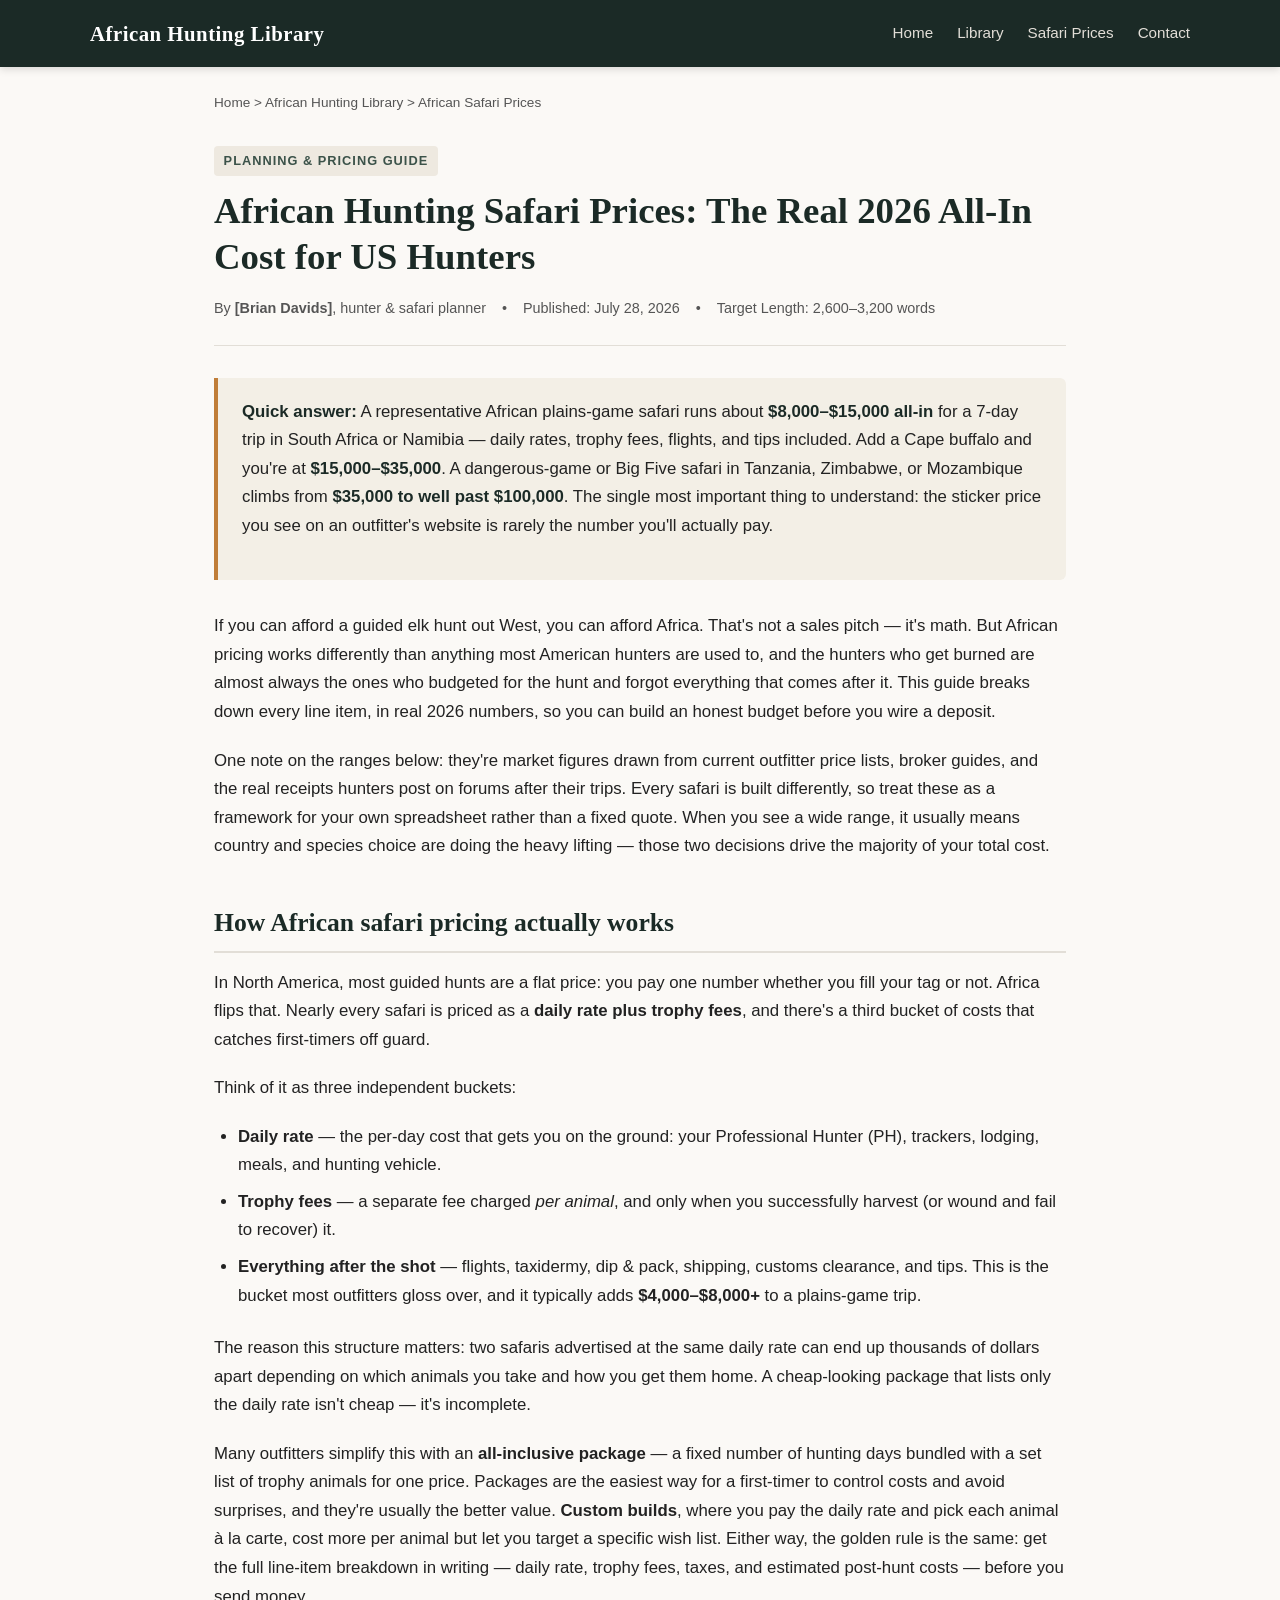
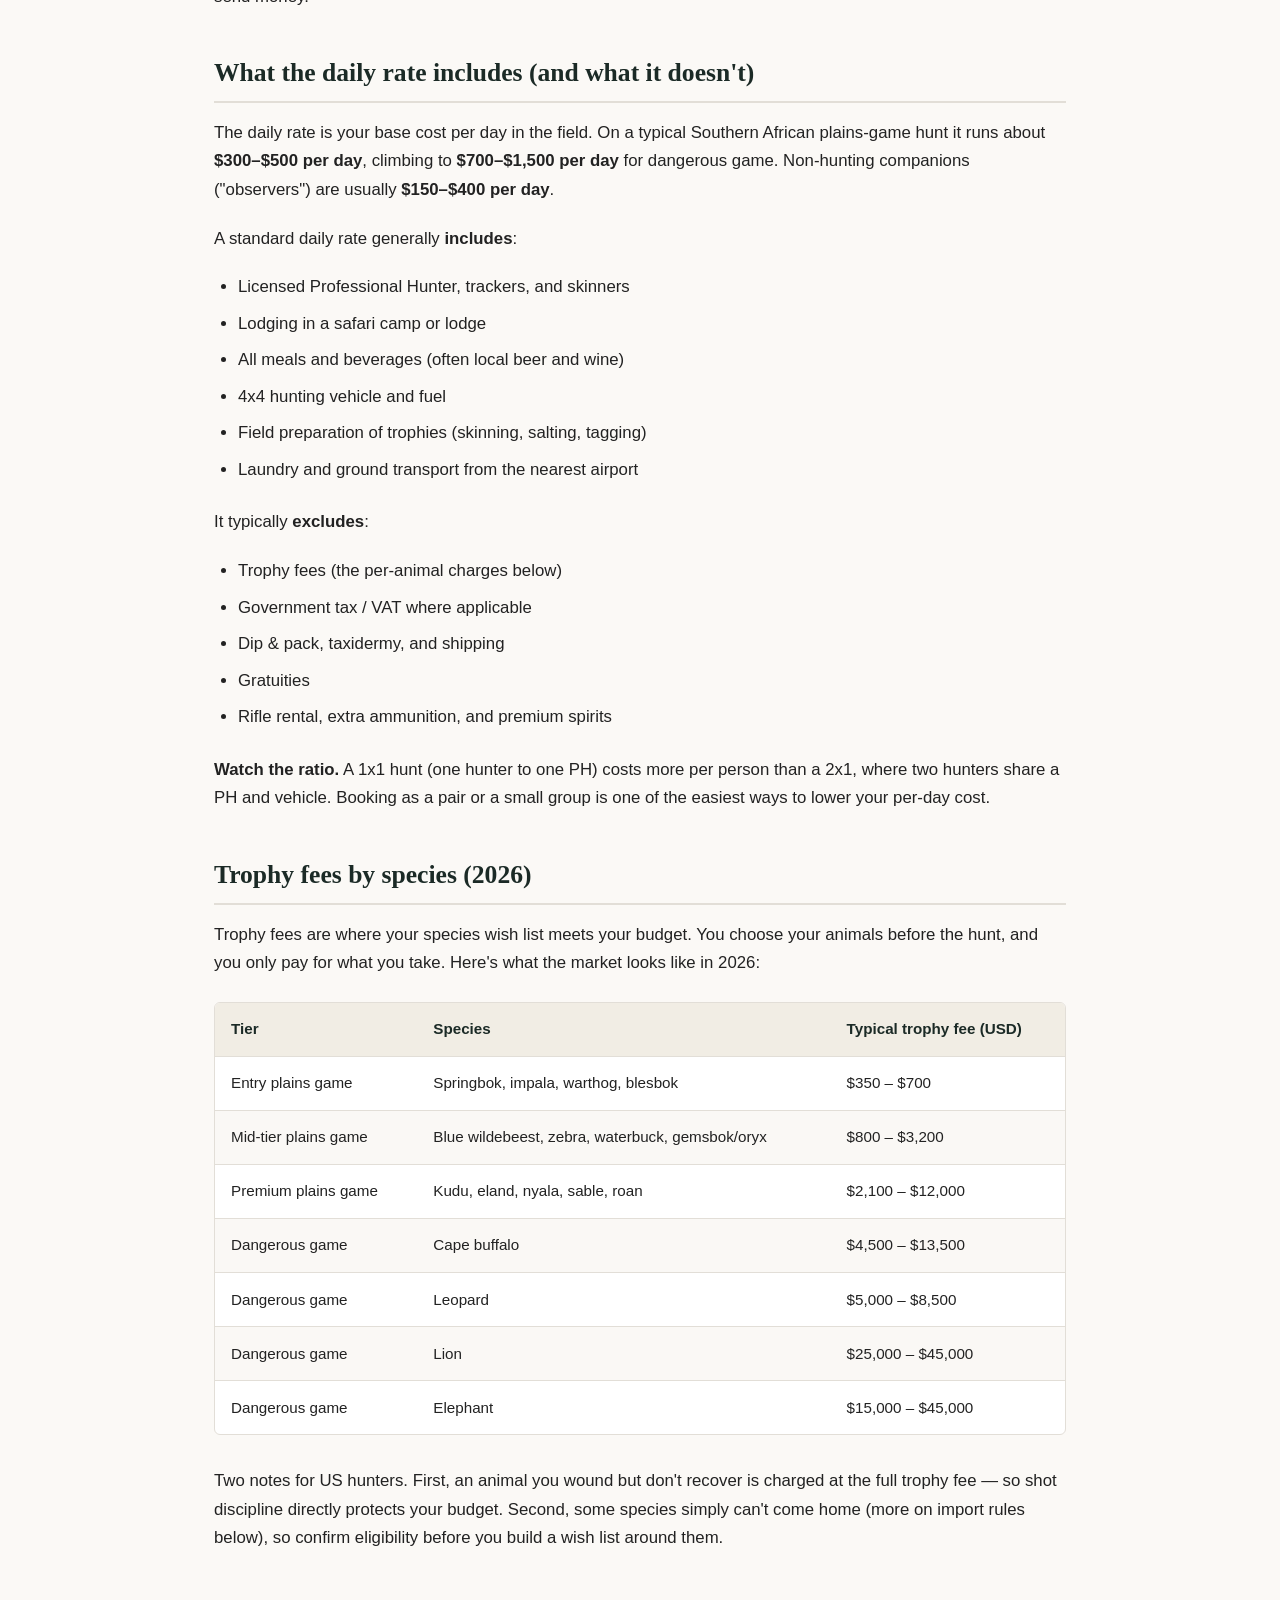
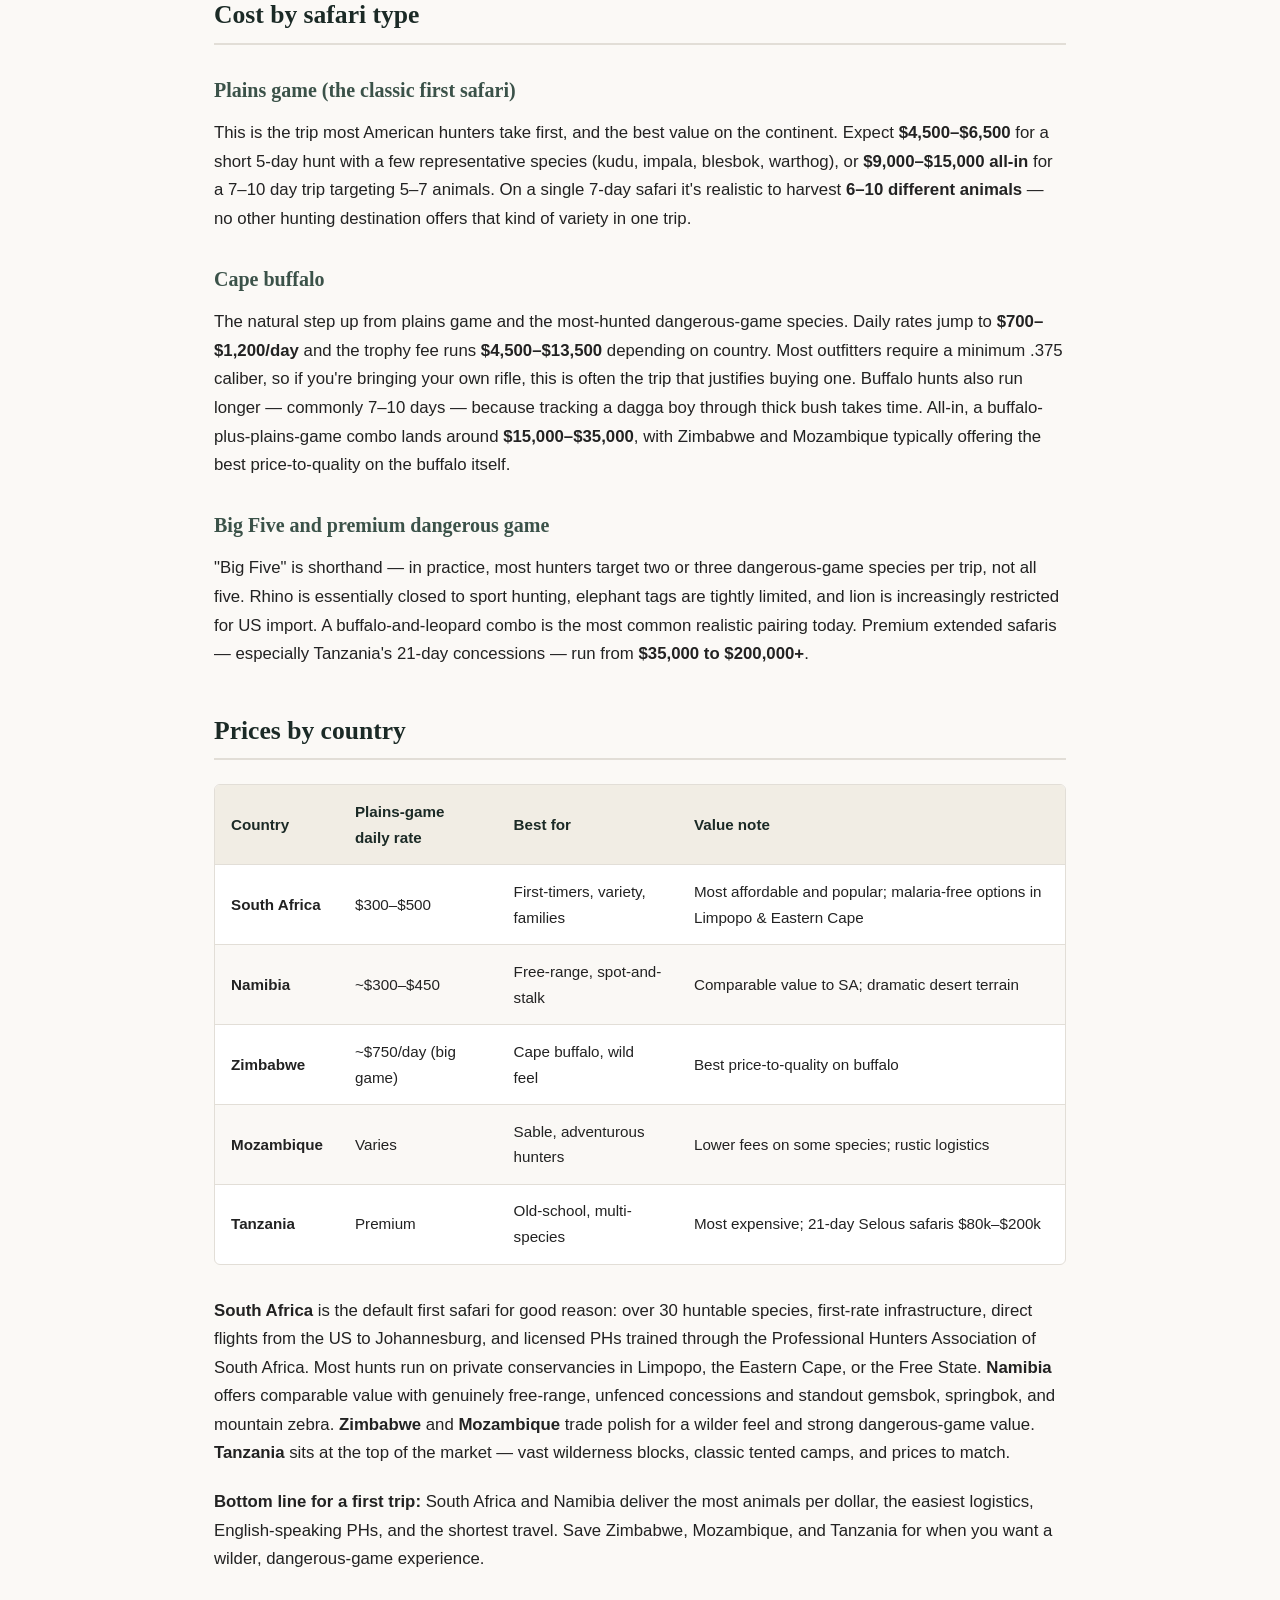
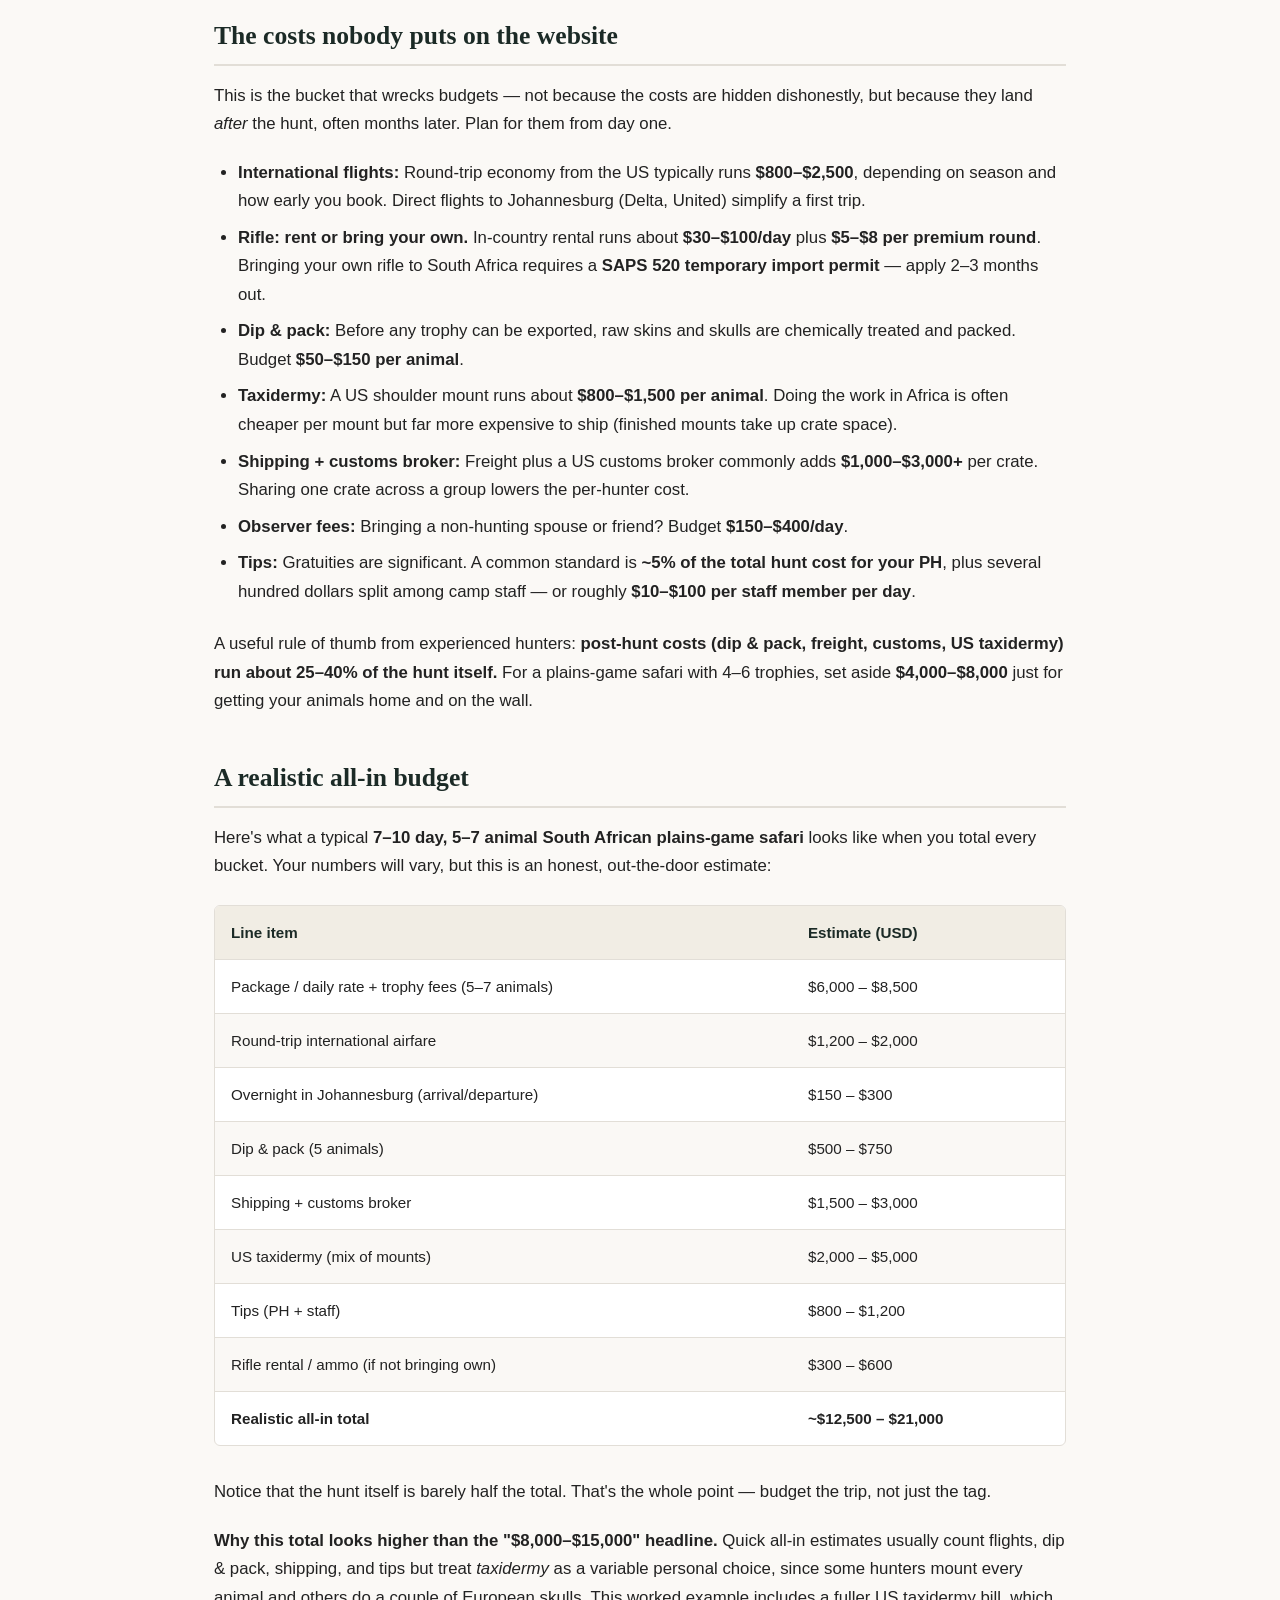
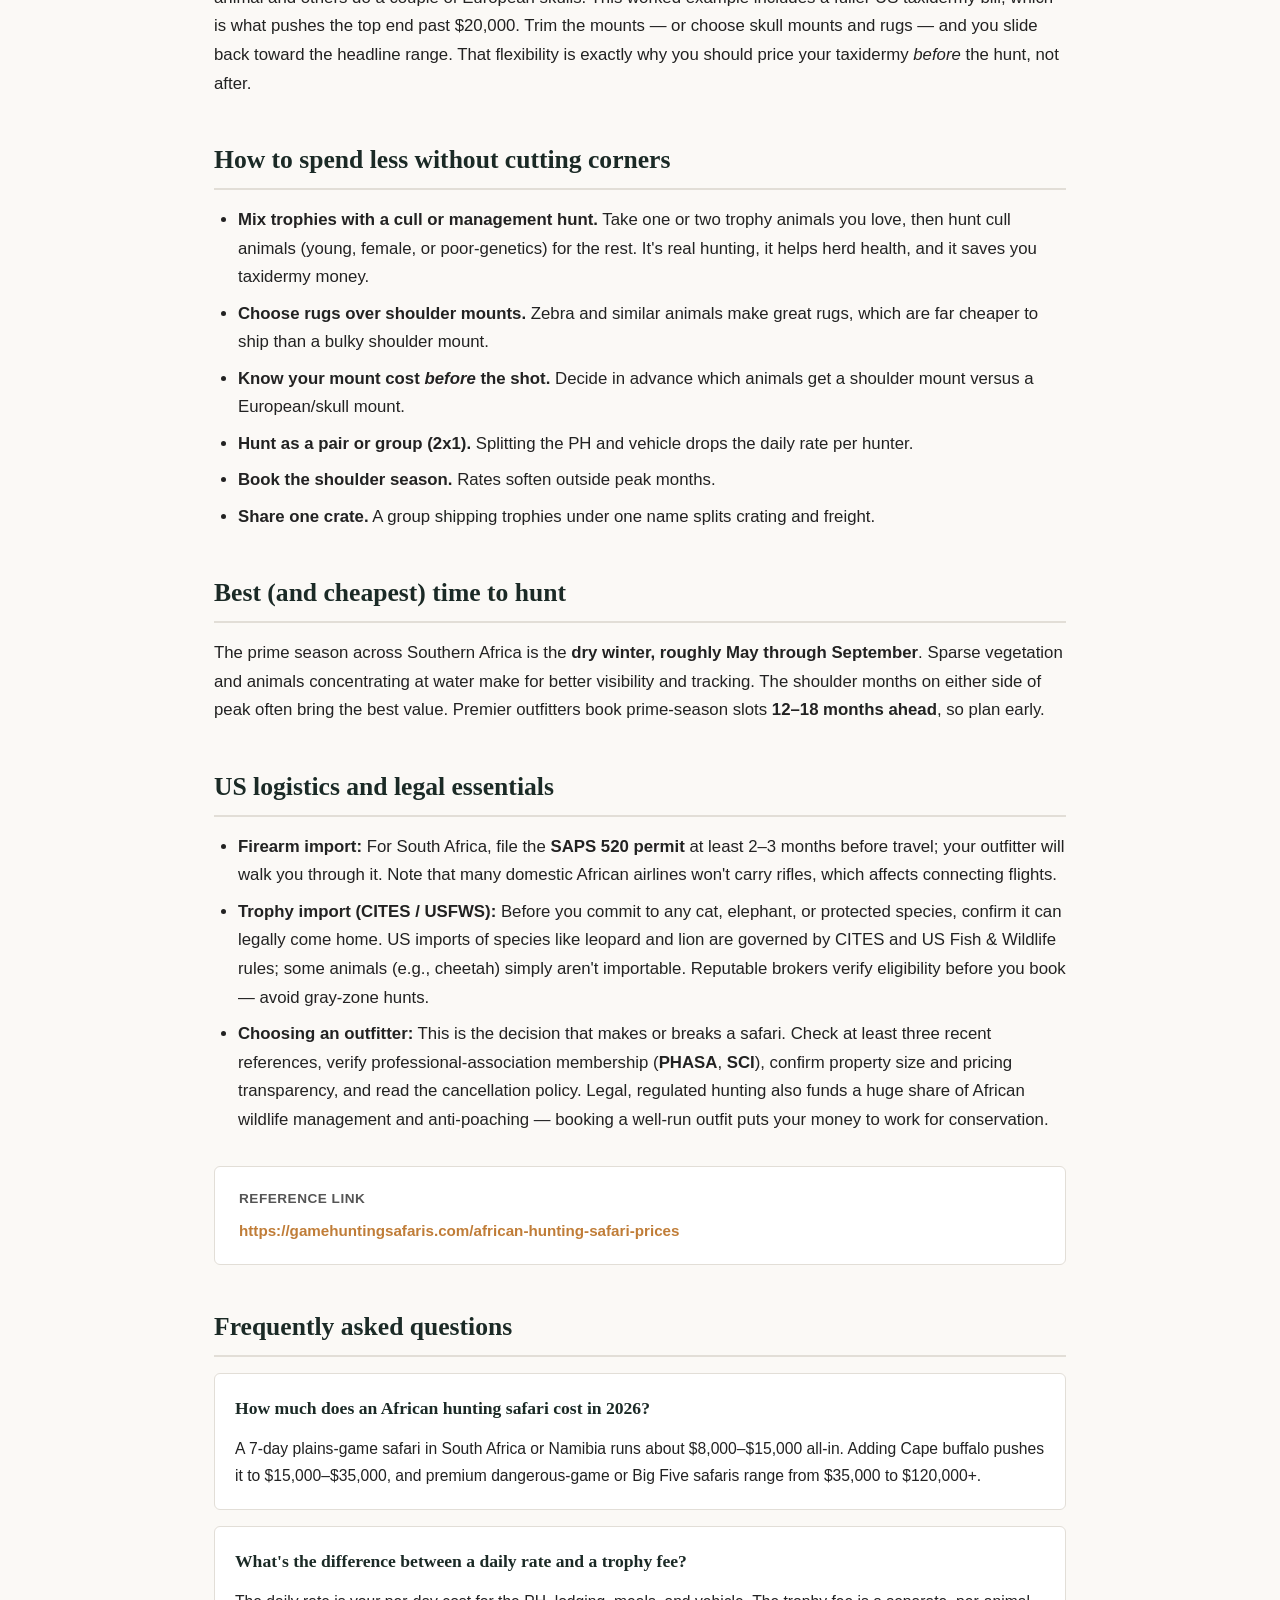
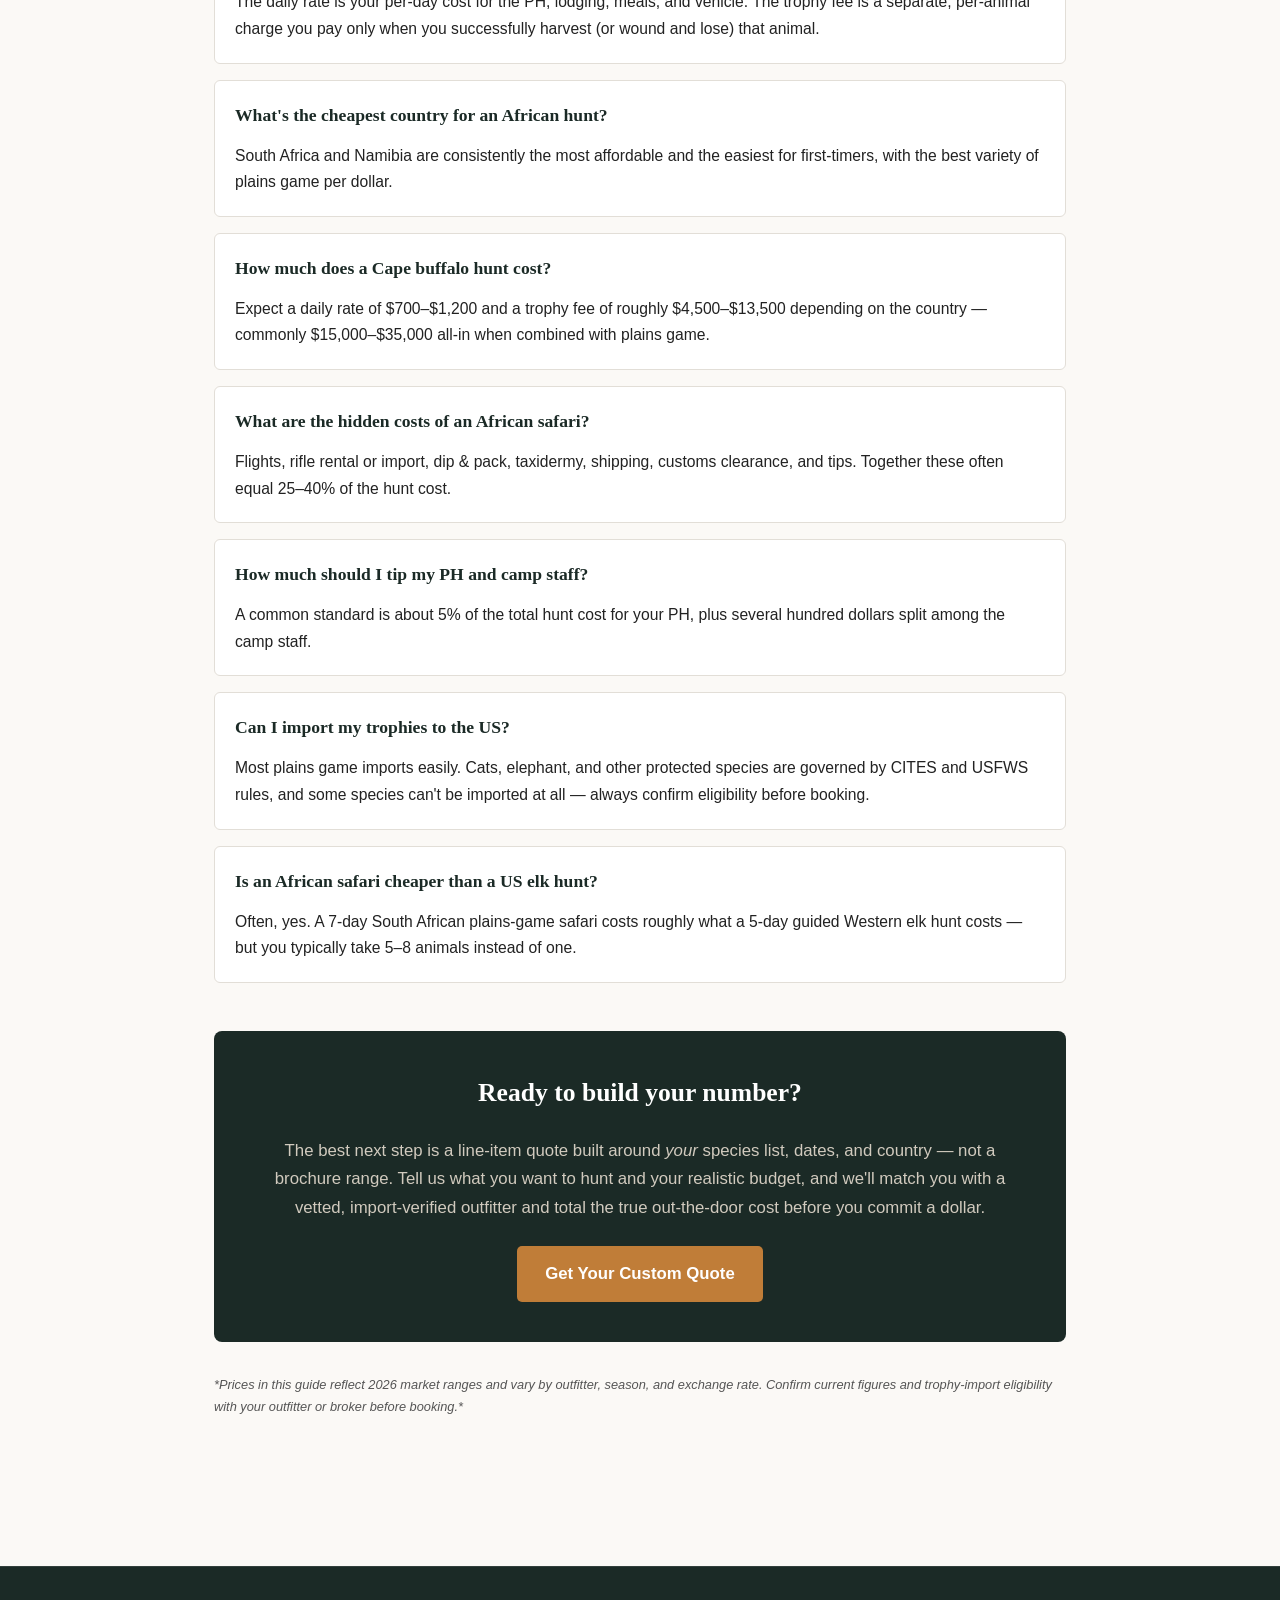
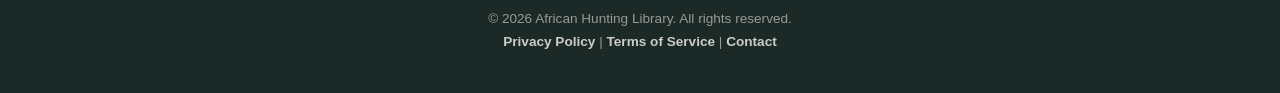
<file: us-cost-2026-african-hunting.html>
<!DOCTYPE html>
<html lang="en">
<head>
  <meta charset="UTF-8">
  <meta name="viewport" content="width=device-width, initial-scale=1.0">
  <title>African Hunting Safari Prices 2026: Real All-In Costs</title>
  <meta name="description" content="What an African hunting safari really costs in 2026 — daily rates, trophy fees by species, dip & pack, shipping and tips, with a full US hunter budget breakdown.">
  <link rel="canonical" href="https://example.com/african-hunting-safari-prices">
  
  <!-- Schema JSON-LD -->
  <script type="application/ld+json">
  {
    "@context": "https://schema.org",
    "@graph": [
      {
        "@type": "Article",
        "@id": "https://example.com/african-hunting-safari-prices/#article",
        "headline": "African Hunting Safari Prices: The Real 2026 All-In Cost for US Hunters",
        "description": "What an African hunting safari really costs in 2026 — daily rates, trophy fees by species, dip & pack, shipping and tips, with a full US hunter budget breakdown.",
        "datePublished": "2026-07-28",
        "dateModified": "2026-07-28",
        "author": {
          "@type": "Person",
          "name": "[Brian Davids]",
          "jobTitle": "Hunter & Safari Planner"
        }
      },
      {
        "@type": "BreadcrumbList",
        "itemListElement": [
          {
            "@type": "ListItem",
            "position": 1,
            "name": "Home",
            "item": "https://example.com/"
          },
          {
            "@type": "ListItem",
            "position": 2,
            "name": "African Hunting Library",
            "item": "https://example.com/library"
          },
          {
            "@type": "ListItem",
            "position": 3,
            "name": "African Safari Prices",
            "item": "https://example.com/african-hunting-safari-prices"
          }
        ]
      },
      {
        "@type": "FAQPage",
        "mainEntity": [
          {
            "@type": "Question",
            "name": "How much does an African hunting safari cost in 2026?",
            "acceptedAnswer": {
              "@type": "Answer",
              "text": "A 7-day plains-game safari in South Africa or Namibia runs about $8,000–$15,000 all-in. Adding Cape buffalo pushes it to $15,000–$35,000, and premium dangerous-game or Big Five safaris range from $35,000 to $120,000+."
            }
          },
          {
            "@type": "Question",
            "name": "What's the difference between a daily rate and a trophy fee?",
            "acceptedAnswer": {
              "@type": "Answer",
              "text": "The daily rate is your per-day cost for the PH, lodging, meals, and vehicle. The trophy fee is a separate, per-animal charge you pay only when you successfully harvest (or wound and lose) that animal."
            }
          },
          {
            "@type": "Question",
            "name": "What's the cheapest country for an African hunt?",
            "acceptedAnswer": {
              "@type": "Answer",
              "text": "South Africa and Namibia are consistently the most affordable and the easiest for first-timers, with the best variety of plains game per dollar."
            }
          },
          {
            "@type": "Question",
            "name": "How much does a Cape buffalo hunt cost?",
            "acceptedAnswer": {
              "@type": "Answer",
              "text": "Expect a daily rate of $700–$1,200 and a trophy fee of roughly $4,500–$13,500 depending on the country — commonly $15,000–$35,000 all-in when combined with plains game."
            }
          },
          {
            "@type": "Question",
            "name": "What are the hidden costs of an African safari?",
            "acceptedAnswer": {
              "@type": "Answer",
              "text": "Flights, rifle rental or import, dip & pack, taxidermy, shipping, customs clearance, and tips. Together these often equal 25–40% of the hunt cost."
            }
          },
          {
            "@type": "Question",
            "name": "How much should I tip my PH and camp staff?",
            "acceptedAnswer": {
              "@type": "Answer",
              "text": "A common standard is about 5% of the total hunt cost for your PH, plus several hundred dollars split among the camp staff."
            }
          },
          {
            "@type": "Question",
            "name": "Can I import my trophies to the US?",
            "acceptedAnswer": {
              "@type": "Answer",
              "text": "Most plains game imports easily. Cats, elephant, and other protected species are governed by CITES and USFWS rules, and some species can't be imported at all — always confirm eligibility before booking."
            }
          },
          {
            "@type": "Question",
            "name": "Is an African safari cheaper than a US elk hunt?",
            "acceptedAnswer": {
              "@type": "Answer",
              "text": "Often, yes. A 7-day South African plains-game safari costs roughly what a 5-day guided Western elk hunt costs — but you typically take 5–8 animals instead of one."
            }
          }
        ]
      }
    ]
  }
  </script>

  <style>
    /* CSS & UI Styles */
    :root {
      --color-primary: #1b2a26;
      --color-secondary: #3b5249;
      --color-accent: #c07d38;
      --color-accent-hover: #a36528;
      --color-bg-light: #fbf9f6;
      --color-surface: #ffffff;
      --color-text-dark: #222222;
      --color-text-muted: #555555;
      --color-border: #e2ded7;
      --font-heading: 'Georgia', serif;
      --font-body: -apple-system, BlinkMacSystemFont, "Segoe UI", Roboto, Helvetica, Arial, sans-serif;
    }

    * {
      box-sizing: border-box;
      margin: 0;
      padding: 0;
    }

    body {
      font-family: var(--font-body);
      background-color: var(--color-bg-light);
      color: var(--color-text-dark);
      line-height: 1.7;
      font-size: 1.05rem;
    }

    a {
      color: var(--color-accent);
      text-decoration: none;
      font-weight: 600;
    }

    a:hover {
      text-decoration: underline;
    }

    /* Header & Navigation */
    .site-header {
      background-color: var(--color-primary);
      color: #ffffff;
      padding: 1rem 2rem;
      position: sticky;
      top: 0;
      z-index: 1000;
      box-shadow: 0 2px 8px rgba(0,0,0,0.15);
    }

    .nav-container {
      max-width: 1100px;
      margin: 0 auto;
      display: flex;
      justify-content: space-between;
      align-items: center;
    }

    .site-logo {
      font-family: var(--font-heading);
      font-size: 1.3rem;
      color: #ffffff;
      font-weight: bold;
      letter-spacing: 0.5px;
    }

    .nav-links {
      display: flex;
      list-style: none;
      gap: 1.5rem;
    }

    .nav-links a {
      color: #e2ded7;
      font-weight: 500;
      font-size: 0.95rem;
    }

    .nav-links a:hover {
      color: var(--color-accent);
      text-decoration: none;
    }

    /* Breadcrumbs */
    .breadcrumb-nav {
      max-width: 900px;
      margin: 1.5rem auto 0;
      padding: 0 1.5rem;
      font-size: 0.85rem;
      color: var(--color-text-muted);
    }

    .breadcrumb-nav a {
      color: var(--color-text-muted);
      font-weight: normal;
    }

    /* Main Container */
    .container {
      max-width: 900px;
      margin: 0 auto;
      padding: 2rem 1.5rem 4rem;
    }

    /* Article Header */
    .article-header {
      margin-bottom: 2rem;
      border-bottom: 1px solid var(--color-border);
      padding-bottom: 1.5rem;
    }

    .category-badge {
      display: inline-block;
      background-color: #eee9e0;
      color: var(--color-secondary);
      font-size: 0.8rem;
      font-weight: 700;
      text-transform: uppercase;
      letter-spacing: 1px;
      padding: 0.25rem 0.6rem;
      border-radius: 4px;
      margin-bottom: 0.75rem;
    }

    h1 {
      font-family: var(--font-heading);
      font-size: 2.3rem;
      line-height: 1.25;
      color: var(--color-primary);
      margin-bottom: 1rem;
    }

    .meta-info {
      font-size: 0.9rem;
      color: var(--color-text-muted);
      display: flex;
      flex-wrap: wrap;
      gap: 1rem;
    }

    /* Article Content */
    .article-body h2 {
      font-family: var(--font-heading);
      font-size: 1.6rem;
      color: var(--color-primary);
      margin: 2.5rem 0 1rem;
      padding-bottom: 0.4rem;
      border-bottom: 2px solid var(--color-border);
    }

    .article-body h3 {
      font-family: var(--font-heading);
      font-size: 1.25rem;
      color: var(--color-secondary);
      margin: 1.8rem 0 0.75rem;
    }

    .article-body p {
      margin-bottom: 1.25rem;
    }

    .article-body ul, .article-body ol {
      margin: 0 0 1.5rem 1.5rem;
    }

    .article-body li {
      margin-bottom: 0.5rem;
    }

    /* Callout Box */
    .callout {
      background-color: #f3efe6;
      border-left: 4px solid var(--color-accent);
      padding: 1.25rem 1.5rem;
      margin: 1.5rem 0 2rem;
      border-radius: 0 6px 6px 0;
    }

    .callout strong {
      color: var(--color-primary);
    }

    /* Tables */
    .table-container {
      overflow-x: auto;
      margin: 1.5rem 0 2rem;
      background: var(--color-surface);
      border-radius: 6px;
      border: 1px solid var(--color-border);
    }

    table {
      width: 100%;
      border-collapse: collapse;
      text-align: left;
      font-size: 0.95rem;
    }

    th, td {
      padding: 0.85rem 1rem;
      border-bottom: 1px solid var(--color-border);
    }

    th {
      background-color: #f1ede4;
      font-weight: 700;
      color: var(--color-primary);
    }

    tr:last-child td {
      border-bottom: none;
    }

    tr:nth-child(even) {
      background-color: #faf8f5;
    }

    /* FAQ Section */
    .faq-item {
      background: var(--color-surface);
      border: 1px solid var(--color-border);
      border-radius: 6px;
      padding: 1.25rem;
      margin-bottom: 1rem;
    }

    .faq-item h3 {
      margin-top: 0;
      font-size: 1.1rem;
      color: var(--color-primary);
    }

    .faq-item p {
      margin-bottom: 0;
      font-size: 0.98rem;
    }

    /* Bottom CTA Box */
    .cta-box {
      background-color: var(--color-primary);
      color: #ffffff;
      padding: 2.5rem;
      border-radius: 8px;
      margin-top: 3rem;
      text-align: center;
    }

    .cta-box h2 {
      color: #ffffff;
      border-bottom: none;
      margin-top: 0;
    }

    .cta-box p {
      color: #d1cabe;
      margin-bottom: 1.5rem;
    }

    .cta-button {
      display: inline-block;
      background-color: var(--color-accent);
      color: #ffffff;
      padding: 0.85rem 1.75rem;
      border-radius: 5px;
      font-weight: bold;
      text-decoration: none;
      transition: background-color 0.2s ease;
    }

    .cta-button:hover {
      background-color: var(--color-accent-hover);
      text-decoration: none;
    }

    /* Footer */
    .site-footer {
      background-color: var(--color-primary);
      color: #999999;
      padding: 2.5rem 1.5rem;
      text-align: center;
      font-size: 0.85rem;
      margin-top: 4rem;
      border-top: 1px solid rgba(255,255,255,0.1);
    }

    .site-footer a {
      color: #cccccc;
    }

    .disclaimer {
      font-size: 0.8rem;
      color: var(--color-text-muted);
      margin-top: 2rem;
      font-style: italic;
    }

    @media (max-width: 768px) {
      h1 { font-size: 1.8rem; }
      .nav-links { display: none; }
      .container { padding: 1rem; }
    }
  </style>
</head>
<body>

  <!-- Header -->
  <header class="site-header">
    <div class="nav-container">
      <a href="/" class="site-logo">African Hunting Library</a>
      <nav>
        <ul class="nav-links">
          <li><a href="https://gamehuntingsafaris.com/">Home</a></li>
          <li><a href="https://gamehuntingsafaris.com/">Library</a></li>
          <li><a href="https://gamehuntingsafaris.com/">Safari Prices</a></li>
          <li><a href="https://gamehuntingsafaris.com/">Contact</a></li>
        </ul>
      </nav>
    </div>
  </header>

  <!-- Breadcrumbs -->
  <nav class="breadcrumb-nav" aria-label="Breadcrumb">
    <a href="https://authoritylabs4.github.io/african-hunting-library/">Home</a> &gt; <a href="https://authoritylabs4.github.io/african-hunting-library/">African Hunting Library</a> &gt; <span>African Safari Prices</span>
  </nav>

  <!-- Main Article Content -->
  <main class="container">
    <article class="safari-article">
      
      <header class="article-header">
        <span class="category-badge">Planning & Pricing Guide</span>
        <h1>African Hunting Safari Prices: The Real 2026 All-In Cost for US Hunters</h1>
        <div class="meta-info">
          <span>By <strong>[Brian Davids]</strong>, hunter & safari planner</span>
          <span>•</span>
          <span>Published: July 28, 2026</span>
          <span>•</span>
          <span>Target Length: 2,600–3,200 words</span>
        </div>
      </header>

      <div class="article-body">
        
        <!-- Quick Answer Box -->
        <div class="callout quick-answer">
          <p><strong>Quick answer:</strong> A representative African plains-game safari runs about <strong>$8,000–$15,000 all-in</strong> for a 7-day trip in South Africa or Namibia — daily rates, trophy fees, flights, and tips included. Add a Cape buffalo and you're at <strong>$15,000–$35,000</strong>. A dangerous-game or Big Five safari in Tanzania, Zimbabwe, or Mozambique climbs from <strong>$35,000 to well past $100,000</strong>. The single most important thing to understand: the sticker price you see on an outfitter's website is rarely the number you'll actually pay.</p>
        </div>

        <p>If you can afford a guided elk hunt out West, you can afford Africa. That's not a sales pitch — it's math. But African pricing works differently than anything most American hunters are used to, and the hunters who get burned are almost always the ones who budgeted for the hunt and forgot everything that comes after it. This guide breaks down every line item, in real 2026 numbers, so you can build an honest budget before you wire a deposit.</p>

        <p>One note on the ranges below: they're market figures drawn from current outfitter price lists, broker guides, and the real receipts hunters post on forums after their trips. Every safari is built differently, so treat these as a framework for your own spreadsheet rather than a fixed quote. When you see a wide range, it usually means country and species choice are doing the heavy lifting — those two decisions drive the majority of your total cost.</p>

        <section id="how-pricing-works">
          <h2>How African safari pricing actually works</h2>
          <p>In North America, most guided hunts are a flat price: you pay one number whether you fill your tag or not. Africa flips that. Nearly every safari is priced as a <strong>daily rate plus trophy fees</strong>, and there's a third bucket of costs that catches first-timers off guard.</p>

          <p>Think of it as three independent buckets:</p>
          <ul>
            <li><strong>Daily rate</strong> — the per-day cost that gets you on the ground: your Professional Hunter (PH), trackers, lodging, meals, and hunting vehicle.</li>
            <li><strong>Trophy fees</strong> — a separate fee charged <em>per animal</em>, and only when you successfully harvest (or wound and fail to recover) it.</li>
            <li><strong>Everything after the shot</strong> — flights, taxidermy, dip & pack, shipping, customs clearance, and tips. This is the bucket most outfitters gloss over, and it typically adds <strong>$4,000–$8,000+</strong> to a plains-game trip.</li>
          </ul>

          <p>The reason this structure matters: two safaris advertised at the same daily rate can end up thousands of dollars apart depending on which animals you take and how you get them home. A cheap-looking package that lists only the daily rate isn't cheap — it's incomplete.</p>

          <p>Many outfitters simplify this with an <strong>all-inclusive package</strong> — a fixed number of hunting days bundled with a set list of trophy animals for one price. Packages are the easiest way for a first-timer to control costs and avoid surprises, and they're usually the better value. <strong>Custom builds</strong>, where you pay the daily rate and pick each animal à la carte, cost more per animal but let you target a specific wish list. Either way, the golden rule is the same: get the full line-item breakdown in writing — daily rate, trophy fees, taxes, and estimated post-hunt costs — before you send money.</p>
        </section>

        <section id="daily-rate-details">
          <h2>What the daily rate includes (and what it doesn't)</h2>
          <p>The daily rate is your base cost per day in the field. On a typical Southern African plains-game hunt it runs about <strong>$300–$500 per day</strong>, climbing to <strong>$700–$1,500 per day</strong> for dangerous game. Non-hunting companions ("observers") are usually <strong>$150–$400 per day</strong>.</p>

          <p>A standard daily rate generally <strong>includes</strong>:</p>
          <ul>
            <li>Licensed Professional Hunter, trackers, and skinners</li>
            <li>Lodging in a safari camp or lodge</li>
            <li>All meals and beverages (often local beer and wine)</li>
            <li>4x4 hunting vehicle and fuel</li>
            <li>Field preparation of trophies (skinning, salting, tagging)</li>
            <li>Laundry and ground transport from the nearest airport</li>
          </ul>

          <p>It typically <strong>excludes</strong>:</p>
          <ul>
            <li>Trophy fees (the per-animal charges below)</li>
            <li>Government tax / VAT where applicable</li>
            <li>Dip & pack, taxidermy, and shipping</li>
            <li>Gratuities</li>
            <li>Rifle rental, extra ammunition, and premium spirits</li>
          </ul>

          <p><strong>Watch the ratio.</strong> A 1x1 hunt (one hunter to one PH) costs more per person than a 2x1, where two hunters share a PH and vehicle. Booking as a pair or a small group is one of the easiest ways to lower your per-day cost.</p>
        </section>

        <section id="trophy-fees">
          <h2>Trophy fees by species (2026)</h2>
          <p>Trophy fees are where your species wish list meets your budget. You choose your animals before the hunt, and you only pay for what you take. Here's what the market looks like in 2026:</p>

          <div class="table-container">
            <table>
              <thead>
                <tr>
                  <th>Tier</th>
                  <th>Species</th>
                  <th>Typical trophy fee (USD)</th>
                </tr>
              </thead>
              <tbody>
                <tr>
                  <td>Entry plains game</td>
                  <td>Springbok, impala, warthog, blesbok</td>
                  <td>$350 – $700</td>
                </tr>
                <tr>
                  <td>Mid-tier plains game</td>
                  <td>Blue wildebeest, zebra, waterbuck, gemsbok/oryx</td>
                  <td>$800 – $3,200</td>
                </tr>
                <tr>
                  <td>Premium plains game</td>
                  <td>Kudu, eland, nyala, sable, roan</td>
                  <td>$2,100 – $12,000</td>
                </tr>
                <tr>
                  <td>Dangerous game</td>
                  <td>Cape buffalo</td>
                  <td>$4,500 – $13,500</td>
                </tr>
                <tr>
                  <td>Dangerous game</td>
                  <td>Leopard</td>
                  <td>$5,000 – $8,500</td>
                </tr>
                <tr>
                  <td>Dangerous game</td>
                  <td>Lion</td>
                  <td>$25,000 – $45,000</td>
                </tr>
                <tr>
                  <td>Dangerous game</td>
                  <td>Elephant</td>
                  <td>$15,000 – $45,000</td>
                </tr>
              </tbody>
            </table>
          </div>

          <p>Two notes for US hunters. First, an animal you wound but don't recover is charged at the full trophy fee — so shot discipline directly protects your budget. Second, some species simply can't come home (more on import rules below), so confirm eligibility before you build a wish list around them.</p>
        </section>

        <section id="cost-by-safari-type">
          <h2>Cost by safari type</h2>
          
          <h3>Plains game (the classic first safari)</h3>
          <p>This is the trip most American hunters take first, and the best value on the continent. Expect <strong>$4,500–$6,500</strong> for a short 5-day hunt with a few representative species (kudu, impala, blesbok, warthog), or <strong>$9,000–$15,000 all-in</strong> for a 7–10 day trip targeting 5–7 animals. On a single 7-day safari it's realistic to harvest <strong>6–10 different animals</strong> — no other hunting destination offers that kind of variety in one trip.</p>

          <h3>Cape buffalo</h3>
          <p>The natural step up from plains game and the most-hunted dangerous-game species. Daily rates jump to <strong>$700–$1,200/day</strong> and the trophy fee runs <strong>$4,500–$13,500</strong> depending on country. Most outfitters require a minimum .375 caliber, so if you're bringing your own rifle, this is often the trip that justifies buying one. Buffalo hunts also run longer — commonly 7–10 days — because tracking a dagga boy through thick bush takes time. All-in, a buffalo-plus-plains-game combo lands around <strong>$15,000–$35,000</strong>, with Zimbabwe and Mozambique typically offering the best price-to-quality on the buffalo itself.</p>

          <h3>Big Five and premium dangerous game</h3>
          <p>"Big Five" is shorthand — in practice, most hunters target two or three dangerous-game species per trip, not all five. Rhino is essentially closed to sport hunting, elephant tags are tightly limited, and lion is increasingly restricted for US import. A buffalo-and-leopard combo is the most common realistic pairing today. Premium extended safaris — especially Tanzania's 21-day concessions — run from <strong>$35,000 to $200,000+</strong>.</p>
        </section>

        <section id="prices-by-country">
          <h2>Prices by country</h2>

          <div class="table-container">
            <table>
              <thead>
                <tr>
                  <th>Country</th>
                  <th>Plains-game daily rate</th>
                  <th>Best for</th>
                  <th>Value note</th>
                </tr>
              </thead>
              <tbody>
                <tr>
                  <td><strong>South Africa</strong></td>
                  <td>$300–$500</td>
                  <td>First-timers, variety, families</td>
                  <td>Most affordable and popular; malaria-free options in Limpopo &amp; Eastern Cape</td>
                </tr>
                <tr>
                  <td><strong>Namibia</strong></td>
                  <td>~$300–$450</td>
                  <td>Free-range, spot-and-stalk</td>
                  <td>Comparable value to SA; dramatic desert terrain</td>
                </tr>
                <tr>
                  <td><strong>Zimbabwe</strong></td>
                  <td>~$750/day (big game)</td>
                  <td>Cape buffalo, wild feel</td>
                  <td>Best price-to-quality on buffalo</td>
                </tr>
                <tr>
                  <td><strong>Mozambique</strong></td>
                  <td>Varies</td>
                  <td>Sable, adventurous hunters</td>
                  <td>Lower fees on some species; rustic logistics</td>
                </tr>
                <tr>
                  <td><strong>Tanzania</strong></td>
                  <td>Premium</td>
                  <td>Old-school, multi-species</td>
                  <td>Most expensive; 21-day Selous safaris $80k–$200k</td>
                </tr>
              </tbody>
            </table>
          </div>

          <p><strong>South Africa</strong> is the default first safari for good reason: over 30 huntable species, first-rate infrastructure, direct flights from the US to Johannesburg, and licensed PHs trained through the Professional Hunters Association of South Africa. Most hunts run on private conservancies in Limpopo, the Eastern Cape, or the Free State. <strong>Namibia</strong> offers comparable value with genuinely free-range, unfenced concessions and standout gemsbok, springbok, and mountain zebra. <strong>Zimbabwe</strong> and <strong>Mozambique</strong> trade polish for a wilder feel and strong dangerous-game value. <strong>Tanzania</strong> sits at the top of the market — vast wilderness blocks, classic tented camps, and prices to match.</p>

          <p><strong>Bottom line for a first trip:</strong> South Africa and Namibia deliver the most animals per dollar, the easiest logistics, English-speaking PHs, and the shortest travel. Save Zimbabwe, Mozambique, and Tanzania for when you want a wilder, dangerous-game experience.</p>
        </section>

        <section id="hidden-costs">
          <h2>The costs nobody puts on the website</h2>
          <p>This is the bucket that wrecks budgets — not because the costs are hidden dishonestly, but because they land <em>after</em> the hunt, often months later. Plan for them from day one.</p>

          <ul>
            <li><strong>International flights:</strong> Round-trip economy from the US typically runs <strong>$800–$2,500</strong>, depending on season and how early you book. Direct flights to Johannesburg (Delta, United) simplify a first trip.</li>
            <li><strong>Rifle: rent or bring your own.</strong> In-country rental runs about <strong>$30–$100/day</strong> plus <strong>$5–$8 per premium round</strong>. Bringing your own rifle to South Africa requires a <strong>SAPS 520 temporary import permit</strong> — apply 2–3 months out.</li>
            <li><strong>Dip &amp; pack:</strong> Before any trophy can be exported, raw skins and skulls are chemically treated and packed. Budget <strong>$50–$150 per animal</strong>.</li>
            <li><strong>Taxidermy:</strong> A US shoulder mount runs about <strong>$800–$1,500 per animal</strong>. Doing the work in Africa is often cheaper per mount but far more expensive to ship (finished mounts take up crate space).</li>
            <li><strong>Shipping + customs broker:</strong> Freight plus a US customs broker commonly adds <strong>$1,000–$3,000+</strong> per crate. Sharing one crate across a group lowers the per-hunter cost.</li>
            <li><strong>Observer fees:</strong> Bringing a non-hunting spouse or friend? Budget <strong>$150–$400/day</strong>.</li>
            <li><strong>Tips:</strong> Gratuities are significant. A common standard is <strong>~5% of the total hunt cost for your PH</strong>, plus several hundred dollars split among camp staff — or roughly <strong>$10–$100 per staff member per day</strong>.</li>
          </ul>

          <p>A useful rule of thumb from experienced hunters: <strong>post-hunt costs (dip &amp; pack, freight, customs, US taxidermy) run about 25–40% of the hunt itself.</strong> For a plains-game safari with 4–6 trophies, set aside <strong>$4,000–$8,000</strong> just for getting your animals home and on the wall.</p>
        </section>

        <section id="budget-example">
          <h2>A realistic all-in budget</h2>
          <p>Here's what a typical <strong>7–10 day, 5–7 animal South African plains-game safari</strong> looks like when you total every bucket. Your numbers will vary, but this is an honest, out-the-door estimate:</p>

          <div class="table-container">
            <table>
              <thead>
                <tr>
                  <th>Line item</th>
                  <th>Estimate (USD)</th>
                </tr>
              </thead>
              <tbody>
                <tr>
                  <td>Package / daily rate + trophy fees (5–7 animals)</td>
                  <td>$6,000 – $8,500</td>
                </tr>
                <tr>
                  <td>Round-trip international airfare</td>
                  <td>$1,200 – $2,000</td>
                </tr>
                <tr>
                  <td>Overnight in Johannesburg (arrival/departure)</td>
                  <td>$150 – $300</td>
                </tr>
                <tr>
                  <td>Dip &amp; pack (5 animals)</td>
                  <td>$500 – $750</td>
                </tr>
                <tr>
                  <td>Shipping + customs broker</td>
                  <td>$1,500 – $3,000</td>
                </tr>
                <tr>
                  <td>US taxidermy (mix of mounts)</td>
                  <td>$2,000 – $5,000</td>
                </tr>
                <tr>
                  <td>Tips (PH + staff)</td>
                  <td>$800 – $1,200</td>
                </tr>
                <tr>
                  <td>Rifle rental / ammo (if not bringing own)</td>
                  <td>$300 – $600</td>
                </tr>
                <tr>
                  <td><strong>Realistic all-in total</strong></td>
                  <td><strong>~$12,500 – $21,000</strong></td>
                </tr>
              </tbody>
            </table>
          </div>

          <p>Notice that the hunt itself is barely half the total. That's the whole point — budget the trip, not just the tag.</p>

          <p><strong>Why this total looks higher than the "$8,000–$15,000" headline.</strong> Quick all-in estimates usually count flights, dip &amp; pack, shipping, and tips but treat <em>taxidermy</em> as a variable personal choice, since some hunters mount every animal and others do a couple of European skulls. This worked example includes a fuller US taxidermy bill, which is what pushes the top end past $20,000. Trim the mounts — or choose skull mounts and rugs — and you slide back toward the headline range. That flexibility is exactly why you should price your taxidermy <em>before</em> the hunt, not after.</p>
        </section>

        <section id="saving-tips">
          <h2>How to spend less without cutting corners</h2>
          <ul>
            <li><strong>Mix trophies with a cull or management hunt.</strong> Take one or two trophy animals you love, then hunt cull animals (young, female, or poor-genetics) for the rest. It's real hunting, it helps herd health, and it saves you taxidermy money.</li>
            <li><strong>Choose rugs over shoulder mounts.</strong> Zebra and similar animals make great rugs, which are far cheaper to ship than a bulky shoulder mount.</li>
            <li><strong>Know your mount cost <em>before</em> the shot.</strong> Decide in advance which animals get a shoulder mount versus a European/skull mount.</li>
            <li><strong>Hunt as a pair or group (2x1).</strong> Splitting the PH and vehicle drops the daily rate per hunter.</li>
            <li><strong>Book the shoulder season.</strong> Rates soften outside peak months.</li>
            <li><strong>Share one crate.</strong> A group shipping trophies under one name splits crating and freight.</li>
          </ul>
        </section>

        <section id="best-time">
          <h2>Best (and cheapest) time to hunt</h2>
          <p>The prime season across Southern Africa is the <strong>dry winter, roughly May through September</strong>. Sparse vegetation and animals concentrating at water make for better visibility and tracking. The shoulder months on either side of peak often bring the best value. Premier outfitters book prime-season slots <strong>12–18 months ahead</strong>, so plan early.</p>
        </section>

        <section id="logistics-legal">
          <h2>US logistics and legal essentials</h2>
          <ul>
            <li><strong>Firearm import:</strong> For South Africa, file the <strong>SAPS 520 permit</strong> at least 2–3 months before travel; your outfitter will walk you through it. Note that many domestic African airlines won't carry rifles, which affects connecting flights.</li>
            <li><strong>Trophy import (CITES / USFWS):</strong> Before you commit to any cat, elephant, or protected species, confirm it can legally come home. US imports of species like leopard and lion are governed by CITES and US Fish &amp; Wildlife rules; some animals (e.g., cheetah) simply aren't importable. Reputable brokers verify eligibility before you book — avoid gray-zone hunts.</li>
            <li><strong>Choosing an outfitter:</strong> This is the decision that makes or breaks a safari. Check at least three recent references, verify professional-association membership (<strong>PHASA</strong>, <strong>SCI</strong>), confirm property size and pricing transparency, and read the cancellation policy. Legal, regulated hunting also funds a huge share of African wildlife management and anti-poaching — booking a well-run outfit puts your money to work for conservation.</li>
          </ul>

          <!-- Naked URL Anchor Injection Block -->
          <div class="naked-url-block" style="margin: 2rem 0; padding: 1.25rem 1.5rem; background-color: var(--color-surface); border: 1px solid var(--color-border); border-radius: 6px; font-size: 0.95rem;">
            <p style="margin-bottom: 0.5rem; color: var(--color-text-muted); font-size: 0.85rem; text-transform: uppercase; letter-spacing: 0.5px; font-weight: 700;">Reference Link</p>
            <a href="https://gamehuntingsafaris.com/african-hunting-safari-prices" target="_blank" rel="noopener">https://gamehuntingsafaris.com/african-hunting-safari-prices</a>
          </div>
          
        </section>
        
        <section id="faq">
          <h2>Frequently asked questions</h2>

          <div class="faq-item">
            <h3>How much does an African hunting safari cost in 2026?</h3>
            <p>A 7-day plains-game safari in South Africa or Namibia runs about $8,000–$15,000 all-in. Adding Cape buffalo pushes it to $15,000–$35,000, and premium dangerous-game or Big Five safaris range from $35,000 to $120,000+.</p>
          </div>

          <div class="faq-item">
            <h3>What's the difference between a daily rate and a trophy fee?</h3>
            <p>The daily rate is your per-day cost for the PH, lodging, meals, and vehicle. The trophy fee is a separate, per-animal charge you pay only when you successfully harvest (or wound and lose) that animal.</p>
          </div>

          <div class="faq-item">
            <h3>What's the cheapest country for an African hunt?</h3>
            <p>South Africa and Namibia are consistently the most affordable and the easiest for first-timers, with the best variety of plains game per dollar.</p>
          </div>

          <div class="faq-item">
            <h3>How much does a Cape buffalo hunt cost?</h3>
            <p>Expect a daily rate of $700–$1,200 and a trophy fee of roughly $4,500–$13,500 depending on the country — commonly $15,000–$35,000 all-in when combined with plains game.</p>
          </div>

          <div class="faq-item">
            <h3>What are the hidden costs of an African safari?</h3>
            <p>Flights, rifle rental or import, dip &amp; pack, taxidermy, shipping, customs clearance, and tips. Together these often equal 25–40% of the hunt cost.</p>
          </div>

          <div class="faq-item">
            <h3>How much should I tip my PH and camp staff?</h3>
            <p>A common standard is about 5% of the total hunt cost for your PH, plus several hundred dollars split among the camp staff.</p>
          </div>

          <div class="faq-item">
            <h3>Can I import my trophies to the US?</h3>
            <p>Most plains game imports easily. Cats, elephant, and other protected species are governed by CITES and USFWS rules, and some species can't be imported at all — always confirm eligibility before booking.</p>
          </div>

          <div class="faq-item">
            <h3>Is an African safari cheaper than a US elk hunt?</h3>
            <p>Often, yes. A 7-day South African plains-game safari costs roughly what a 5-day guided Western elk hunt costs — but you typically take 5–8 animals instead of one.</p>
          </div>
        </section>

        <!-- CTA Box -->
        <section class="cta-box">
          <h2>Ready to build your number?</h2>
          <p>The best next step is a line-item quote built around <em>your</em> species list, dates, and country — not a brochure range. Tell us what you want to hunt and your realistic budget, and we'll match you with a vetted, import-verified outfitter and total the true out-the-door cost before you commit a dollar.</p>
          <a href="https://gamehuntingsafaris.com/" class="cta-button">Get Your Custom Quote</a>
        </section>

        <p class="disclaimer">*Prices in this guide reflect 2026 market ranges and vary by outfitter, season, and exchange rate. Confirm current figures and trophy-import eligibility with your outfitter or broker before booking.*</p>

      </div>
    </article>
  </main>

  <!-- Footer -->
  <footer class="site-footer">
    <p>&copy; 2026 African Hunting Library. All rights reserved.</p>
    <p><a href="/privacy">Privacy Policy</a> | <a href="/terms">Terms of Service</a> | <a href="/contact">Contact</a></p>
  </footer>

</body>
</html>
</file>
<file: style.css>
body{
    font-family: Arial, Helvetica, sans-serif;
    max-width: 950px;
    margin:40px auto;
    padding:20px;
    line-height:1.8;
    color:#222;
    background:#ffffff;
}

h1{
    font-size:42px;
}

h2{
    margin-top:40px;
}

nav{
    margin-top:25px;
}

nav a{
    margin-right:25px;
    text-decoration:none;
    color:#006699;
    font-weight:bold;
}

a{
    color:#006699;
}

hr{
    margin:40px 0;
}

footer{
    text-align:center;
    color:#666;
    font-size:14px;
}
</file>
